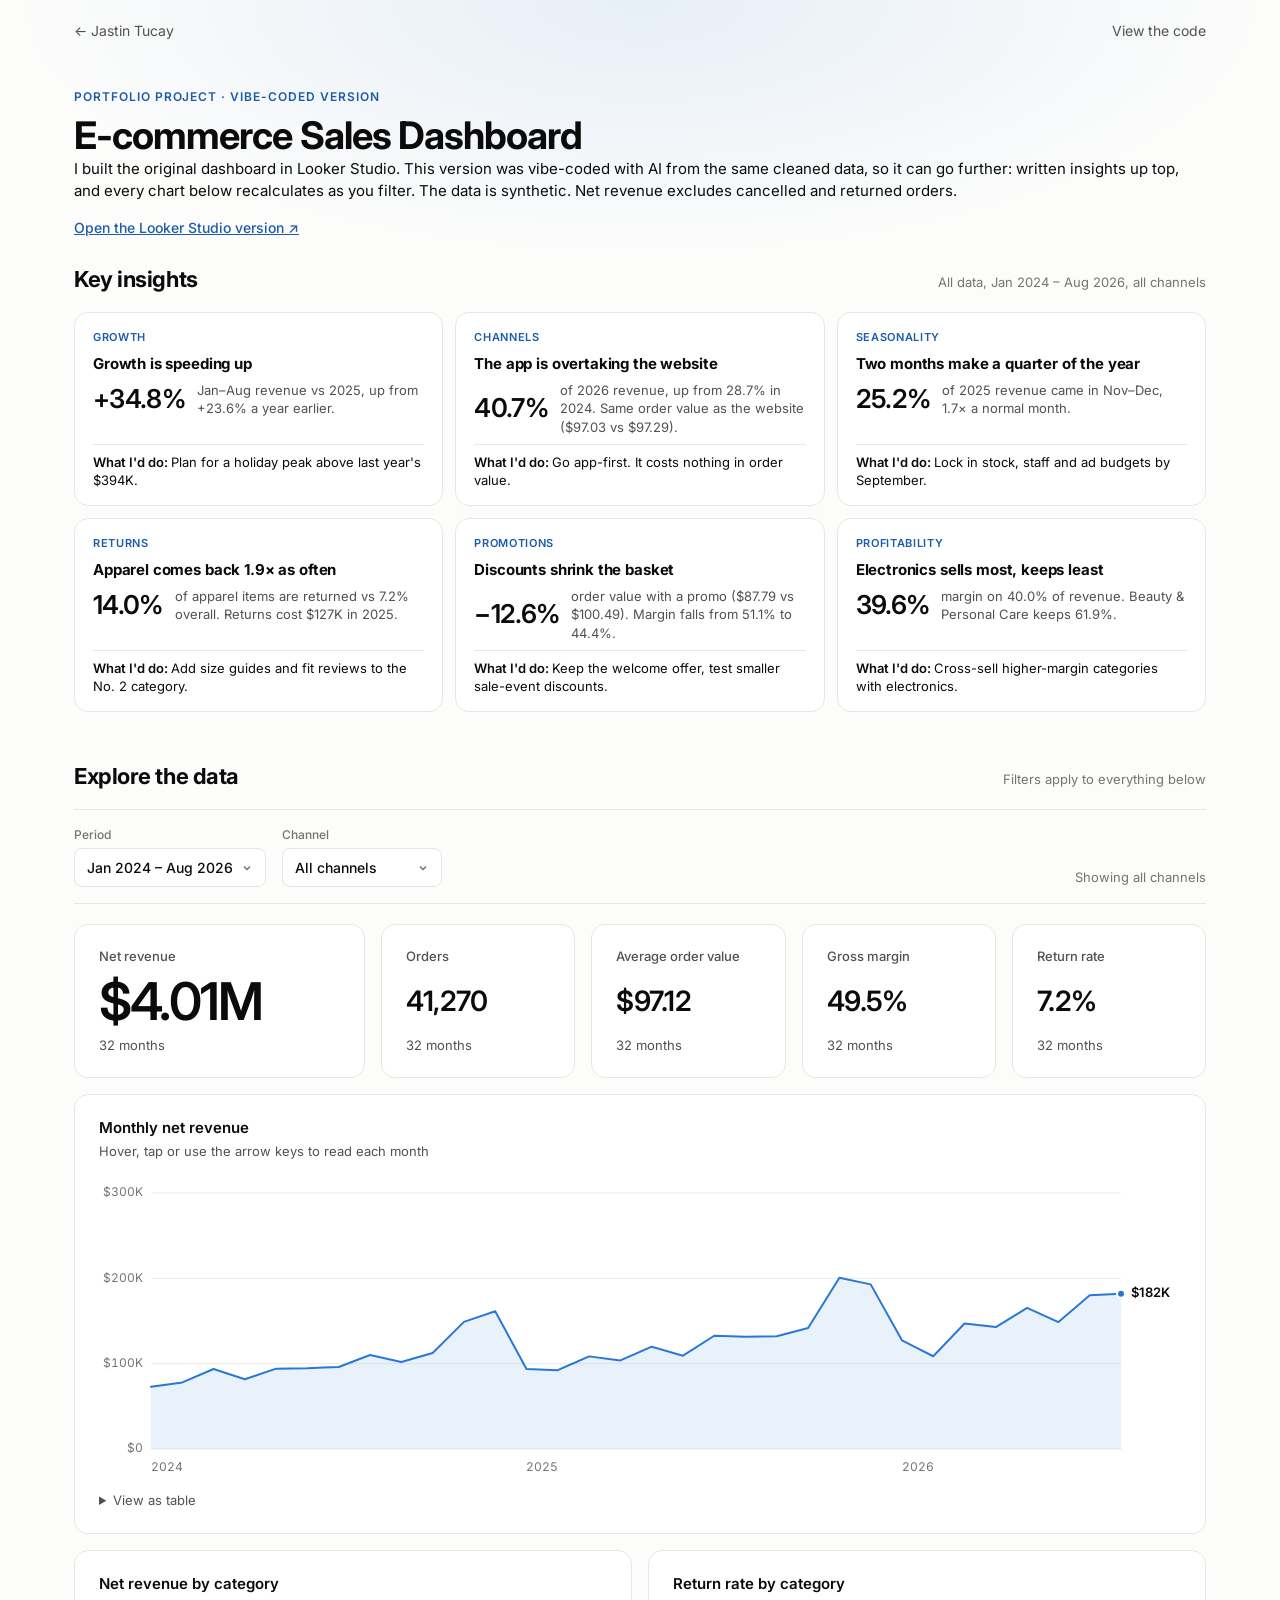
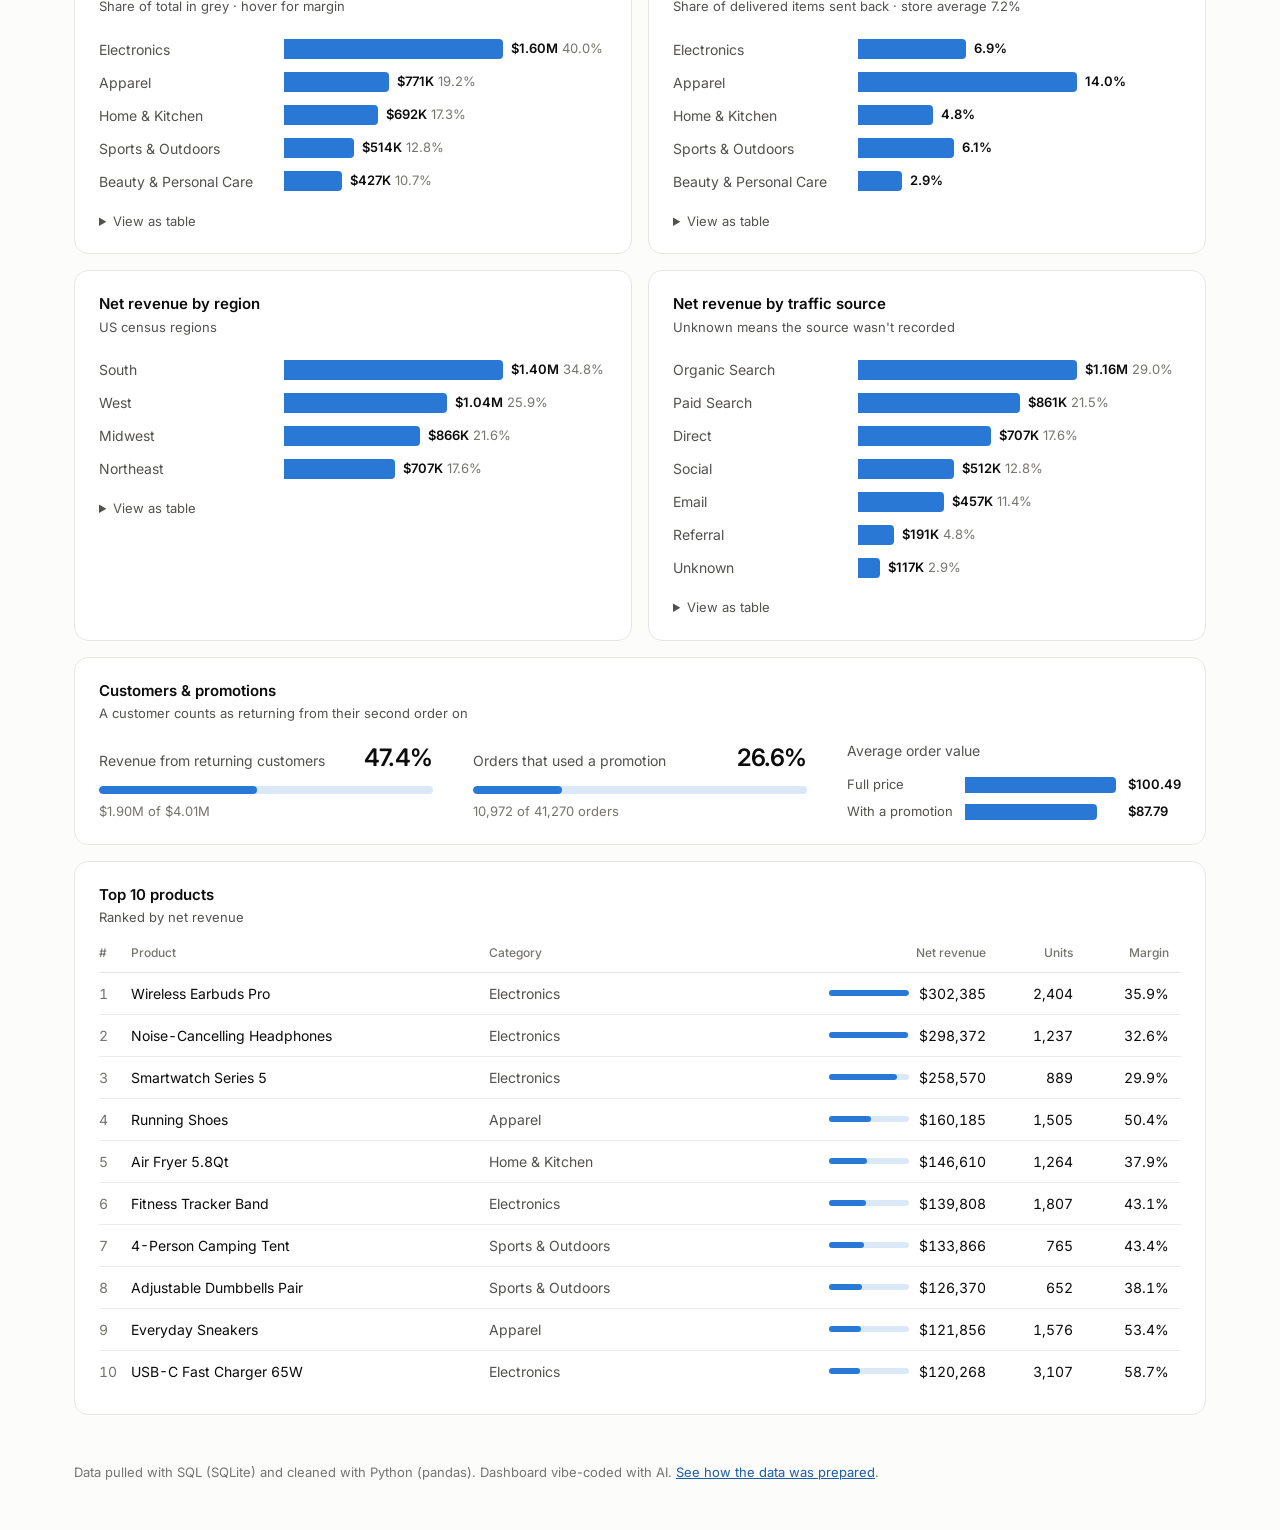
<file: dashboard.html>
<!DOCTYPE html>
<html lang="en">
<head>
  <meta charset="UTF-8">
  <meta name="viewport" content="width=device-width, initial-scale=1.0">
  <title>E-commerce Sales Dashboard | Jastin Tucay</title>
  <meta name="description" content="Interactive sales dashboard built from a SQL and Python data pipeline.">
  <link rel="preconnect" href="https://fonts.googleapis.com">
  <link rel="preconnect" href="https://fonts.gstatic.com" crossorigin>
  <link href="https://fonts.googleapis.com/css2?family=Inter:wght@400;500;600;700&display=swap" rel="stylesheet">
  <style>
    :root {
      color-scheme: light;
      --surface: #fcfcfb;
      --surface-raised: #ffffff;
      --border: #e7e6e2;
      --grid: #ecebe7;
      --text-primary: #0b0b0b;
      --text-secondary: #52514e;
      --text-muted: #75746f;
      --accent: #256abf;
      --accent-text: #1c5cab;
      --series-1: #2a78d6;
      --track: #dbe8f8;
      --good: #0ca30c;
      --bad: #d03b3b;
      --glow: rgb(42 120 214 / 0.10);
      --shadow: 0 1px 2px rgb(0 0 0 / 0.04), 0 8px 24px rgb(0 0 0 / 0.06);
      --ease: cubic-bezier(0.2, 0.7, 0.2, 1);
    }

    @media (prefers-color-scheme: dark) {
      :root {
        color-scheme: dark;
        --surface: #0e1420;
        --surface-raised: #151d2b;
        --border: #243044;
        --grid: #1e2838;
        --text-primary: #f3f5f8;
        --text-secondary: #b4bccb;
        --text-muted: #8390a5;
        --accent-text: #6da7ec;
        --series-1: #3987e5;
        --track: #1f3453;
        --glow: rgb(57 135 229 / 0.18);
        --shadow: 0 1px 2px rgb(0 0 0 / 0.3), 0 12px 32px rgb(0 0 0 / 0.35);
      }
    }

    * { box-sizing: border-box; }

    body {
      margin: 0;
      font-family: "Inter", system-ui, -apple-system, sans-serif;
      font-size: 15px;
      line-height: 1.5;
      color: var(--text-primary);
      background: var(--surface);
      -webkit-font-smoothing: antialiased;
    }

    body::before {
      content: "";
      position: absolute;
      inset: 0 0 auto;
      height: 520px;
      z-index: -1;
      pointer-events: none;
      background: radial-gradient(ellipse 70% 70% at 50% 0%, var(--glow), transparent 70%);
    }

    a { color: var(--accent-text); }

    h1, h2, p { margin: 0; }

    .sr-only {
      position: absolute;
      width: 1px;
      height: 1px;
      overflow: hidden;
      clip: rect(0 0 0 0);
      white-space: nowrap;
    }

    .container {
      max-width: 1180px;
      margin: 0 auto;
      padding: 0 24px;
    }

    .topbar {
      display: flex;
      justify-content: space-between;
      align-items: center;
      height: 60px;
      font-size: 14px;
    }

    .topbar a {
      color: var(--text-secondary);
      text-decoration: none;
    }

    .topbar a:hover { color: var(--text-primary); }

    .intro { padding: 28px 0 24px; }

    .eyebrow {
      margin-bottom: 8px;
      font-size: 12px;
      font-weight: 600;
      letter-spacing: 0.08em;
      text-transform: uppercase;
      color: var(--accent-text);
    }

    h1 {
      font-size: clamp(28px, 4vw, 38px);
      letter-spacing: -0.025em;
      line-height: 1.15;
    }

    .intro p:last-child {
      margin-top: 8px;
      max-width: 680px;
      color: var(--text-secondary);
    }

    .looker-link {
      display: inline-block;
      margin-top: 14px;
      font-size: 14px;
      font-weight: 500;
    }

    .section-head {
      display: flex;
      flex-wrap: wrap;
      align-items: baseline;
      justify-content: space-between;
      gap: 4px 16px;
      margin-bottom: 16px;
    }

    .section-head h2 {
      font-size: 22px;
      letter-spacing: -0.02em;
    }

    .section-head p {
      font-size: 13px;
      color: var(--text-muted);
    }

    .dashboard-head { margin-top: 48px; }

    /* Insights */

    .insight-grid {
      display: grid;
      grid-template-columns: repeat(3, 1fr);
      gap: 12px;
    }

    .insight.card {
      display: flex;
      flex-direction: column;
      gap: 8px;
      padding: 16px 18px;
    }

    .insight-tag {
      font-size: 11px;
      font-weight: 600;
      letter-spacing: 0.06em;
      text-transform: uppercase;
      color: var(--accent-text);
    }

    .insight h3 {
      margin: 0;
      font-size: 15px;
      line-height: 1.3;
      letter-spacing: -0.01em;
    }

    .insight-stat {
      display: flex;
      align-items: center;
      gap: 12px;
    }

    .insight-stat strong {
      flex: none;
      font-size: 26px;
      font-weight: 600;
      letter-spacing: -0.025em;
      line-height: 1;
    }

    .insight-stat p {
      font-size: 13px;
      line-height: 1.4;
      color: var(--text-secondary);
    }

    .insight-action {
      margin-top: auto;
      padding-top: 8px;
      border-top: 1px solid var(--border);
      font-size: 13px;
      line-height: 1.4;
    }

    .insight-action b { font-weight: 600; }

    /* Filters */

    .filters {
      display: flex;
      flex-wrap: wrap;
      align-items: flex-end;
      gap: 12px 16px;
      padding: 16px 0;
      margin-bottom: 20px;
      border-top: 1px solid var(--border);
      border-bottom: 1px solid var(--border);
    }

    .filters label {
      display: flex;
      flex-direction: column;
      gap: 4px;
      font-size: 12px;
      font-weight: 500;
      color: var(--text-muted);
    }

    .filters select {
      min-width: 160px;
      padding: 8px 32px 8px 12px;
      border: 1px solid var(--border);
      border-radius: 8px;
      background: var(--surface-raised) url("data:image/svg+xml,%3Csvg xmlns='http://www.w3.org/2000/svg' width='12' height='12' fill='none' stroke='%2375746f' stroke-width='1.5'%3E%3Cpath d='m3 4.5 3 3 3-3'/%3E%3C/svg%3E") no-repeat right 12px center;
      color: var(--text-primary);
      font: inherit;
      font-size: 14px;
      appearance: none;
      cursor: pointer;
    }

    .filters select:focus-visible {
      outline: 2px solid var(--accent-text);
      outline-offset: 2px;
    }

    .filter-note {
      margin-left: auto;
      font-size: 13px;
      color: var(--text-muted);
    }

    /* Cards */

    .card {
      position: relative;
      margin: 0;
      padding: 22px 24px;
      border: 1px solid var(--border);
      border-radius: 14px;
      background: var(--surface-raised);
      animation: rise 0.6s var(--ease) both;
      animation-delay: var(--delay, 0ms);
    }

    @keyframes rise {
      from { opacity: 0; transform: translateY(16px); }
    }

    .card-title {
      font-size: 15px;
      font-weight: 600;
    }

    .card-subtitle {
      margin-top: 2px;
      font-size: 13px;
      color: var(--text-secondary);
    }

    .card-head { margin-bottom: 16px; }

    .grid {
      display: grid;
      gap: 16px;
      margin-bottom: 16px;
    }

    .grid-2 { grid-template-columns: repeat(2, 1fr); }

    /* KPI tiles */

    .kpis {
      grid-template-columns: 1.5fr repeat(4, 1fr);
    }

    .tile {
      display: flex;
      flex-direction: column;
      justify-content: space-between;
      gap: 6px;
      min-height: 128px;
    }

    .tile-label {
      font-size: 13px;
      font-weight: 500;
      color: var(--text-secondary);
    }

    .tile-value {
      font-size: 28px;
      font-weight: 600;
      letter-spacing: -0.02em;
      line-height: 1.1;
    }

    .tile-hero .tile-value {
      font-size: 52px;
      letter-spacing: -0.035em;
    }

    .delta {
      font-size: 13px;
      color: var(--text-secondary);
    }

    .delta-icon {
      font-size: 10px;
      margin-right: 2px;
    }

    .delta-icon.good { color: var(--good); }
    .delta-icon.bad { color: var(--bad); }

    /* Line chart */

    .chart {
      position: relative;
      height: 300px;
    }

    .chart svg {
      display: block;
      overflow: visible;
    }

    .chart svg:focus-visible {
      outline: 2px solid var(--accent-text);
      outline-offset: 4px;
      border-radius: 4px;
    }

    .axis-label {
      font-size: 12px;
      fill: var(--text-muted);
      font-variant-numeric: tabular-nums;
    }

    .end-label {
      font-size: 13px;
      font-weight: 600;
      fill: var(--text-primary);
    }

    .tooltip {
      position: absolute;
      top: 0;
      left: 0;
      z-index: 2;
      pointer-events: none;
      padding: 8px 12px;
      border: 1px solid var(--border);
      border-radius: 8px;
      background: var(--surface-raised);
      box-shadow: var(--shadow);
      font-size: 13px;
      white-space: nowrap;
      opacity: 0;
      transition: opacity 0.1s;
    }

    .tooltip.visible { opacity: 1; }

    .tooltip-value {
      display: flex;
      align-items: center;
      gap: 6px;
      font-weight: 600;
      color: var(--text-primary);
    }

    .tooltip-key {
      width: 12px;
      height: 2px;
      border-radius: 1px;
      background: var(--series-1);
    }

    .tooltip-label { color: var(--text-secondary); }

    /* Bar charts */

    .bars { position: relative; }

    .bar-row {
      display: grid;
      grid-template-columns: minmax(96px, 34%) 1fr;
      align-items: center;
      gap: 12px;
      padding: 6px 8px;
      margin: 0 -8px;
      border-radius: 8px;
      cursor: default;
      outline: none;
    }

    .bar-row:hover,
    .bar-row:focus-visible {
      background: var(--grid);
    }

    .bar-row:focus-visible {
      box-shadow: inset 0 0 0 2px var(--accent-text);
    }

    .bar-name {
      font-size: 14px;
      color: var(--text-secondary);
      overflow-wrap: anywhere;
    }

    .bar-track {
      position: relative;
      height: 20px;
      margin-right: 104px;
    }

    .bar {
      position: absolute;
      inset: 0 auto 0 0;
      width: var(--w, 0%);
      background: var(--series-1);
      border-radius: 0 4px 4px 0;
      transition: width 0.6s var(--ease), filter 0.15s;
    }

    .bar-row:hover .bar,
    .bar-row:focus-visible .bar {
      filter: brightness(1.15);
    }

    .bar-value {
      position: absolute;
      top: 50%;
      left: calc(var(--w, 0%) + 8px);
      transform: translateY(-50%);
      font-size: 13px;
      font-weight: 600;
      white-space: nowrap;
      transition: left 0.6s var(--ease);
    }

    .bar-share {
      margin-left: 4px;
      font-weight: 400;
      color: var(--text-muted);
    }

    /* Meters */

    .split-3 {
      display: grid;
      grid-template-columns: repeat(3, 1fr);
      gap: 24px 40px;
    }

    .compare {
      display: grid;
      grid-template-columns: auto 1fr auto;
      align-items: center;
      gap: 8px 12px;
      margin-top: 14px;
      font-size: 13px;
    }

    .compare-label { color: var(--text-secondary); }

    .compare-track {
      position: relative;
      height: 16px;
    }

    .compare-bar {
      position: absolute;
      inset: 0 auto 0 0;
      width: var(--w, 0%);
      border-radius: 0 4px 4px 0;
      background: var(--series-1);
      transition: width 0.6s var(--ease);
    }

    .compare strong { font-weight: 600; }

    .meter-head {
      display: flex;
      justify-content: space-between;
      align-items: baseline;
      gap: 12px;
      font-size: 14px;
      color: var(--text-secondary);
    }

    .meter-head strong {
      font-size: 24px;
      font-weight: 600;
      letter-spacing: -0.02em;
      color: var(--text-primary);
    }

    .meter {
      height: 8px;
      margin: 10px 0 8px;
      border-radius: 4px;
      background: var(--track);
      overflow: hidden;
    }

    .meter span {
      display: block;
      height: 100%;
      width: var(--w, 0%);
      border-radius: 4px;
      background: var(--series-1);
      transition: width 0.6s var(--ease);
    }

    .meter-detail {
      font-size: 13px;
      color: var(--text-muted);
    }

    /* Tables */

    .table-wrap { overflow-x: auto; }

    table {
      width: 100%;
      border-collapse: collapse;
      font-size: 14px;
      font-variant-numeric: tabular-nums;
    }

    th {
      padding: 0 12px 10px 0;
      text-align: left;
      font-size: 12px;
      font-weight: 500;
      color: var(--text-muted);
      border-bottom: 1px solid var(--border);
    }

    td {
      padding: 10px 12px 10px 0;
      border-bottom: 1px solid var(--grid);
    }

    tbody tr:last-child td { border-bottom: 0; }

    tbody tr:hover td { background: var(--grid); }

    .num { text-align: right; }

    .rank {
      width: 32px;
      color: var(--text-muted);
    }

    .muted { color: var(--text-secondary); }

    .rev-cell {
      display: flex;
      align-items: center;
      justify-content: flex-end;
      gap: 10px;
    }

    .cell-bar {
      width: 80px;
      height: 6px;
      border-radius: 3px;
      background: var(--track);
      overflow: hidden;
    }

    .cell-bar span {
      display: block;
      height: 100%;
      width: var(--w);
      border-radius: 0 3px 3px 0;
      background: var(--series-1);
      transition: width 0.6s var(--ease);
    }

    .table-view {
      margin-top: 14px;
      font-size: 13px;
    }

    .table-view summary {
      cursor: pointer;
      color: var(--text-secondary);
    }

    .table-view table {
      width: auto;
      margin-top: 10px;
      font-size: 13px;
    }

    .table-view td { padding: 4px 24px 4px 0; }

    .table-view td:last-child { text-align: right; }

    footer {
      padding: 32px 0 48px;
      font-size: 13px;
      color: var(--text-muted);
    }

    @media (max-width: 960px) {
      .kpis { grid-template-columns: repeat(2, 1fr); }
      .tile-hero { grid-column: 1 / -1; }
      .insight-grid { grid-template-columns: repeat(2, 1fr); }
    }

    @media (max-width: 760px) {
      .grid-2,
      .split-3 { grid-template-columns: 1fr; }
      .insight-grid {
        grid-template-columns: none;
        grid-auto-flow: column;
        grid-auto-columns: 84%;
        overflow-x: auto;
        scroll-snap-type: x mandatory;
        padding-bottom: 6px;
      }
      .insight { scroll-snap-align: start; }
      .filter-note { margin-left: 0; width: 100%; }
      .card { padding: 18px; }
      .tile-hero .tile-value { font-size: 44px; }
      .hide-sm { display: none; }
      .cell-bar { display: none; }
    }

    @media (prefers-reduced-motion: reduce) {
      .card { animation: none; }
      .bar, .bar-value, .meter span, .cell-bar span, .compare-bar { transition: none; }
    }
  </style>
</head>
<body>
  <div class="container">
    <header class="topbar">
      <a href="index.html">← Jastin Tucay</a>
      <a href="https://github.com/pantinpo/BI_Portfolio" target="_blank" rel="noopener">View the code</a>
    </header>

    <div class="intro">
      <p class="eyebrow">Portfolio project · Vibe-coded version</p>
      <h1>E-commerce Sales Dashboard</h1>
      <p>
        I built the original dashboard in Looker Studio. This version was vibe-coded with AI from the
        same cleaned data, so it can go further: written insights up top, and every chart below
        recalculates as you filter. The data is synthetic. Net revenue excludes cancelled and returned orders.
      </p>
      <!-- TODO: replace LOOKER_STUDIO_URL with the share link -->
      <a href="https://datastudio.google.com/s/hpoM13OvEf8" class="looker-link" target="_blank" rel="noopener">Open the Looker Studio version ↗</a>
    </div>

    <section class="insights" aria-labelledby="insights-title">
      <div class="section-head">
        <h2 id="insights-title">Key insights</h2>
        <p>All data, Jan 2024 – Aug 2026, all channels</p>
      </div>
      <div class="insight-grid" id="insights" tabindex="0" aria-label="Key insights"></div>
    </section>

    <div class="section-head dashboard-head">
      <h2>Explore the data</h2>
      <p>Filters apply to everything below</p>
    </div>

    <div class="filters" role="group" aria-label="Filters">
      <label>Period
        <select id="filter-year">
          <option value="all">Jan 2024 – Aug 2026</option>
          <option value="2024">2024</option>
          <option value="2025">2025</option>
          <option value="2026">2026 (Jan – Aug)</option>
        </select>
      </label>
      <label>Channel
        <select id="filter-channel">
          <option value="all">All channels</option>
          <option value="0">Website</option>
          <option value="1">Mobile App</option>
          <option value="2">Marketplace</option>
        </select>
      </label>
      <p class="filter-note" id="filter-note" aria-live="polite"></p>
    </div>

    <main>
      <section class="grid kpis" aria-label="Key figures">
        <div class="card tile tile-hero">
          <p class="tile-label">Net revenue</p>
          <p class="tile-value" data-kpi="revenue"></p>
          <p class="delta" data-delta="revenue"></p>
        </div>
        <div class="card tile" style="--delay: 60ms">
          <p class="tile-label">Orders</p>
          <p class="tile-value" data-kpi="orders"></p>
          <p class="delta" data-delta="orders"></p>
        </div>
        <div class="card tile" style="--delay: 120ms">
          <p class="tile-label">Average order value</p>
          <p class="tile-value" data-kpi="aov"></p>
          <p class="delta" data-delta="aov"></p>
        </div>
        <div class="card tile" style="--delay: 180ms">
          <p class="tile-label">Gross margin</p>
          <p class="tile-value" data-kpi="margin"></p>
          <p class="delta" data-delta="margin"></p>
        </div>
        <div class="card tile" style="--delay: 240ms">
          <p class="tile-label">Return rate</p>
          <p class="tile-value" data-kpi="returns"></p>
          <p class="delta" data-delta="returns"></p>
        </div>
      </section>

      <div class="grid">
        <figure class="card" style="--delay: 300ms">
          <figcaption class="card-head">
            <p class="card-title">Monthly net revenue</p>
            <p class="card-subtitle">Hover, tap or use the arrow keys to read each month</p>
          </figcaption>
          <div class="chart" id="trend-chart"></div>
          <p class="sr-only" id="trend-live" aria-live="polite"></p>
          <details class="table-view">
            <summary>View as table</summary>
            <table>
              <thead><tr><th scope="col">Month</th><th scope="col">Net revenue</th></tr></thead>
              <tbody id="trend-table"></tbody>
            </table>
          </details>
        </figure>
      </div>

      <div class="grid grid-2">
        <figure class="card" style="--delay: 360ms">
          <figcaption class="card-head">
            <p class="card-title">Net revenue by category</p>
            <p class="card-subtitle">Share of total in grey · hover for margin</p>
          </figcaption>
          <div class="bars" id="category-chart"></div>
          <details class="table-view">
            <summary>View as table</summary>
            <table>
              <thead><tr><th scope="col">Category</th><th scope="col">Net revenue</th><th scope="col">Margin</th></tr></thead>
              <tbody id="category-table"></tbody>
            </table>
          </details>
        </figure>
        <figure class="card" style="--delay: 420ms">
          <figcaption class="card-head">
            <p class="card-title">Return rate by category</p>
            <p class="card-subtitle" id="returns-average">Share of delivered items sent back</p>
          </figcaption>
          <div class="bars" id="returns-chart"></div>
          <details class="table-view">
            <summary>View as table</summary>
            <table>
              <thead><tr><th scope="col">Category</th><th scope="col">Return rate</th></tr></thead>
              <tbody id="returns-table"></tbody>
            </table>
          </details>
        </figure>
      </div>

      <div class="grid grid-2">
        <figure class="card" style="--delay: 480ms">
          <figcaption class="card-head">
            <p class="card-title">Net revenue by region</p>
            <p class="card-subtitle">US census regions</p>
          </figcaption>
          <div class="bars" id="region-chart"></div>
          <details class="table-view">
            <summary>View as table</summary>
            <table><tbody id="region-table"></tbody></table>
          </details>
        </figure>
        <figure class="card" style="--delay: 540ms">
          <figcaption class="card-head">
            <p class="card-title">Net revenue by traffic source</p>
            <p class="card-subtitle">Unknown means the source wasn't recorded</p>
          </figcaption>
          <div class="bars" id="source-chart"></div>
          <details class="table-view">
            <summary>View as table</summary>
            <table><tbody id="source-table"></tbody></table>
          </details>
        </figure>
      </div>

      <div class="grid">
        <section class="card" style="--delay: 600ms" aria-labelledby="customers-title">
          <div class="card-head">
            <p class="card-title" id="customers-title">Customers & promotions</p>
            <p class="card-subtitle">A customer counts as returning from their second order on</p>
          </div>
          <div class="split-3">
            <div class="meter-block">
              <div class="meter-head"><span>Revenue from returning customers</span><strong id="returning-share"></strong></div>
              <div class="meter" aria-hidden="true"><span id="returning-meter"></span></div>
              <p class="meter-detail" id="returning-detail"></p>
            </div>
            <div class="meter-block">
              <div class="meter-head"><span>Orders that used a promotion</span><strong id="promo-share"></strong></div>
              <div class="meter" aria-hidden="true"><span id="promo-meter"></span></div>
              <p class="meter-detail" id="promo-detail"></p>
            </div>
            <div class="meter-block">
              <div class="meter-head"><span>Average order value</span></div>
              <div class="compare">
                <span class="compare-label">Full price</span>
                <span class="compare-track"><span class="compare-bar" id="aov-full-bar"></span></span>
                <strong id="aov-full"></strong>
                <span class="compare-label">With a promotion</span>
                <span class="compare-track"><span class="compare-bar" id="aov-promo-bar"></span></span>
                <strong id="aov-promo"></strong>
              </div>
            </div>
          </div>
        </section>
      </div>

      <div class="grid">
        <section class="card" style="--delay: 660ms" aria-labelledby="products-title">
          <div class="card-head">
            <p class="card-title" id="products-title">Top 10 products</p>
            <p class="card-subtitle">Ranked by net revenue</p>
          </div>
          <div class="table-wrap">
            <table>
              <thead>
                <tr>
                  <th scope="col" class="rank">#</th>
                  <th scope="col">Product</th>
                  <th scope="col" class="hide-sm">Category</th>
                  <th scope="col" class="num">Net revenue</th>
                  <th scope="col" class="num">Units</th>
                  <th scope="col" class="num">Margin</th>
                </tr>
              </thead>
              <tbody id="products-table"></tbody>
            </table>
          </div>
        </section>
      </div>
    </main>

    <footer>
      Data pulled with SQL (SQLite) and cleaned with Python (pandas). Dashboard vibe-coded with AI.
      <a href="https://github.com/pantinpo/BI_Portfolio" target="_blank" rel="noopener">See how the data was prepared</a>.
    </footer>
  </div>

  <script>
    // Pre-aggregated from sales_clean.csv (Jan 2024 – Aug 2026; Sep 2026 is a partial month and left out).
    // base rows: [month, channel, net revenue, profit, orders, returned orders, completed orders,
    //             returning-customer revenue, promo orders, promo revenue, promo profit, returned revenue]
    const DATA = {"months":["2024-01","2024-02","2024-03","2024-04","2024-05","2024-06","2024-07","2024-08","2024-09","2024-10","2024-11","2024-12","2025-01","2025-02","2025-03","2025-04","2025-05","2025-06","2025-07","2025-08","2025-09","2025-10","2025-11","2025-12","2026-01","2026-02","2026-03","2026-04","2026-05","2026-06","2026-07","2026-08"],"channels":["Website","Mobile App","Marketplace"],"base":[[0,0,43782,21849,432,38,459,8026,148,12049,5878,3526],[0,1,17000,8506,183,17,192,3202,72,6740,3134,2313],[0,2,12049,6136,129,11,135,1687,32,2912,1367,1180],[1,0,43736,21915,459,33,483,7471,156,12420,5938,3679],[1,1,21583,10498,205,19,218,5593,71,6312,2973,2897],[1,2,12720,6213,122,9,129,2196,40,3493,1548,615],[2,0,53674,25933,532,44,556,10669,185,17795,7831,4916],[2,1,25478,12562,275,23,288,4620,72,7339,3156,3001],[2,2,14645,6926,143,14,155,2491,57,5568,2402,876],[3,0,46086,23020,490,39,516,8800,147,11777,5740,3828],[3,1,25050,12292,247,13,256,4231,84,8483,3774,1374],[3,2,10641,5495,131,14,144,2237,43,3452,1592,1411],[4,0,53046,26506,592,39,610,13759,182,14088,6604,4752],[4,1,26133,12983,277,16,287,6360,88,7274,3477,2494],[4,2,14970,7417,153,6,158,3437,50,5280,2395,941],[5,0,54278,26688,566,47,600,13062,194,17815,8063,3924],[5,1,25935,12960,281,20,294,6806,84,6870,3262,1918],[5,2,14492,7190,153,10,155,3717,47,3595,1615,737],[6,0,52806,26033,586,49,622,14581,230,18394,8523,5142],[6,1,27026,13366,316,26,334,6302,133,10015,4393,2343],[6,2,16302,7749,168,10,177,3626,63,6096,2509,1101],[7,0,60953,30590,641,41,664,18997,182,16329,7373,3670],[7,1,32041,15761,327,15,338,10688,96,8253,3708,1973],[7,2,17170,8392,169,15,175,4728,56,4651,2132,1318],[8,0,59065,28798,595,41,616,17060,188,17415,7734,4729],[8,1,27225,13646,293,17,308,7205,100,8547,3926,2182],[8,2,15605,7768,169,11,177,4550,51,5046,2205,1030],[9,0,60646,30277,619,48,653,17947,161,16175,7279,4041],[9,1,33162,16482,335,31,355,11917,100,9112,4082,2687],[9,2,18658,9482,195,17,206,4393,53,5528,2348,1541],[10,0,82404,39954,846,69,891,31720,319,25759,11321,6576],[10,1,45239,21430,483,36,505,15858,197,17594,7301,3348],[10,2,21326,10021,217,18,227,6024,87,6990,2945,1462],[11,0,83527,40597,845,80,891,30590,306,26284,11649,7530],[11,1,52429,25518,515,43,541,19291,169,16601,7173,4852],[11,2,25394,12785,270,18,282,10299,80,6196,2968,1632],[12,0,50766,25484,504,48,532,19416,144,12840,5801,4892],[12,1,28607,14024,284,27,302,9874,92,9080,4145,2669],[12,2,14425,7258,135,11,140,5850,42,4036,1895,976],[13,0,52700,25584,511,49,537,19836,148,13598,6026,4400],[13,1,27464,13705,277,25,293,12070,76,6651,3009,3632],[13,2,12265,6114,133,14,143,5233,28,3025,1231,1544],[14,0,57350,27810,586,44,613,24589,143,13794,5999,4267],[14,1,35614,17421,367,32,388,13878,94,9893,4047,3466],[14,2,15574,8215,179,8,184,8402,43,3176,1611,1438],[15,0,56104,27684,551,34,574,30340,105,9169,4094,3748],[15,1,34076,16919,340,38,366,15396,67,5701,2660,2847],[15,2,13661,6724,145,14,152,4832,37,3112,1363,1010],[16,0,58547,28565,611,49,643,27362,155,14531,6197,5432],[16,1,41532,20624,417,30,438,18243,95,8824,3946,3008],[16,2,19817,9678,205,9,211,9609,56,4800,2179,701],[17,0,54521,27111,549,44,578,25378,134,11688,5448,3973],[17,1,39533,19641,391,33,411,18319,84,7402,3328,2681],[17,2,15273,7634,148,5,152,7540,28,2309,1087,733],[18,0,65098,32210,703,49,731,30895,220,18586,8268,5481],[18,1,42916,20684,471,35,493,22493,158,12574,5334,3808],[18,2,24719,12007,246,26,263,12317,76,6174,2603,2413],[19,0,65438,32353,678,46,706,35051,153,12788,5816,4320],[19,1,47255,23674,491,34,516,24627,107,9290,4061,2790],[19,2,18748,9695,217,13,227,9184,37,2482,1183,1868],[20,0,63262,30742,610,42,638,33629,145,14890,6405,5010],[20,1,48760,23913,488,36,509,24941,104,8822,3895,3773],[20,2,20109,9966,200,17,212,10100,49,3946,1952,2724],[21,0,67668,33451,666,48,698,36890,142,12753,5573,4472],[21,1,54088,27018,560,43,584,31715,108,9747,4114,3825],[21,2,20054,10092,198,24,214,11099,44,3110,1555,2934],[22,0,90277,43956,977,79,1029,49996,372,29175,12535,8993],[22,1,79924,38621,827,65,866,45670,300,25180,10401,6899],[22,2,30452,14333,312,27,328,18607,106,8961,3579,2303],[23,0,87958,44519,949,67,996,49846,254,21575,9560,6702],[23,1,76036,38352,769,51,803,42460,193,15939,7384,5242],[23,2,28922,14152,301,20,318,15233,86,8076,3350,2380],[24,0,55760,27969,558,41,586,32858,127,11683,5198,5214],[24,1,53049,26376,489,39,519,30999,96,8918,4104,4834],[24,2,18517,9292,177,14,186,11790,30,2470,1084,1606],[25,0,47477,24321,490,43,521,27227,86,7397,3551,4679],[25,1,44756,23007,464,41,495,27881,84,6678,3245,4368],[25,2,16445,8150,158,12,165,10624,33,3368,1557,1722],[26,0,66059,33426,666,60,705,43577,121,10771,4839,7031],[26,1,56537,28274,568,53,600,36127,114,11490,5056,5391],[26,2,24503,12332,262,9,270,15527,54,5179,2308,1024],[27,0,64404,31812,641,55,682,38855,125,11968,5279,5531],[27,1,54708,27475,580,42,608,34501,107,8889,4056,4560],[27,2,23754,12002,246,20,264,16877,49,4053,1862,2536],[28,0,77697,38992,837,67,877,53799,153,12554,5467,6867],[28,1,63018,31997,710,40,737,42262,122,9433,4389,4904],[28,2,24723,12261,250,14,258,17109,49,4912,2066,1432],[29,0,64138,31986,624,51,659,44209,102,8607,3882,4727],[29,1,60269,30502,642,34,664,39031,105,9501,4257,3616],[29,2,24334,11945,229,13,237,16755,28,3325,1406,1774],[30,0,77013,37107,798,47,825,46164,228,21470,8670,5307],[30,1,77107,37540,795,60,830,50565,216,19705,8362,5681],[30,2,26025,12825,276,17,288,19196,67,4826,2173,2040],[31,0,76907,38458,775,48,808,48689,136,13459,5709,5676],[31,1,79344,39758,792,49,817,53098,135,11818,5254,4852],[31,2,25669,12825,288,22,302,17323,57,4855,2120,2311]],"categories":["Electronics","Apparel","Home & Kitchen","Sports & Outdoors","Beauty & Personal Care"],"category":[[0,0,1,11781,6783],[0,0,4,3114,1833],[0,0,0,16969,6821],[0,0,2,6571,3474],[0,0,3,5346,2938],[0,1,1,4156,2412],[0,1,4,1237,703],[0,1,0,5988,2383],[0,1,2,2960,1624],[0,1,3,2660,1385],[0,2,1,3020,1771],[0,2,4,1050,603],[0,2,0,4211,1731],[0,2,2,2016,1059],[0,2,3,1753,972],[1,0,1,11151,6511],[1,0,4,4043,2345],[1,0,0,17092,7063],[1,0,2,6829,3760],[1,0,3,4621,2237],[1,1,1,4923,2791],[1,1,4,1650,968],[1,1,0,8878,3500],[1,1,2,3775,2044],[1,1,3,2357,1194],[1,2,1,3218,1894],[1,2,4,1288,700],[1,2,0,5010,1915],[1,2,2,1967,1075],[1,2,3,1236,629],[2,0,1,9026,5219],[2,0,4,6047,3636],[2,0,0,22302,8570],[2,0,2,10018,5330],[2,0,3,6281,3176],[2,1,1,4562,2706],[2,1,4,3474,2133],[2,1,0,12214,4838],[2,1,2,3230,1736],[2,1,3,1998,1149],[2,2,1,2500,1462],[2,2,4,1252,737],[2,2,0,6383,2469],[2,2,2,2558,1308],[2,2,3,1952,951],[3,0,1,8701,5012],[3,0,4,5596,3443],[3,0,0,18847,7660],[3,0,2,8158,4428],[3,0,3,4785,2477],[3,1,1,4862,2791],[3,1,4,2859,1660],[3,1,0,10418,4177],[3,1,2,4204,2243],[3,1,3,2707,1421],[3,2,1,2373,1397],[3,2,4,1082,709],[3,2,0,3622,1527],[3,2,2,1716,902],[3,2,3,1849,959],[4,0,1,8320,4863],[4,0,4,6509,4135],[4,0,0,20936,8519],[4,0,2,10034,5269],[4,0,3,7246,3719],[4,1,1,3815,2312],[4,1,4,3447,2203],[4,1,0,10706,4066],[4,1,2,4932,2698],[4,1,3,3233,1704],[4,2,1,2551,1484],[4,2,4,1399,914],[4,2,0,5238,2067],[4,2,2,3239,1652],[4,2,3,2543,1299],[5,0,1,7804,4515],[5,0,4,5903,3700],[5,0,0,21855,8634],[5,0,2,8327,4484],[5,0,3,10389,5355],[5,1,1,3126,1784],[5,1,4,3032,2021],[5,1,0,9754,3982],[5,1,2,4761,2484],[5,1,3,5261,2688],[5,2,1,910,540],[5,2,4,2324,1497],[5,2,0,6030,2340],[5,2,2,2790,1570],[5,2,3,2438,1242],[6,0,1,7893,4501],[6,0,4,6933,4347],[6,0,0,18939,7521],[6,0,2,7900,4278],[6,0,3,11141,5386],[6,1,1,4142,2371],[6,1,4,3542,2275],[6,1,0,8928,3416],[6,1,2,4452,2362],[6,1,3,5962,2941],[6,2,1,2603,1519],[6,2,4,1703,1123],[6,2,0,6131,2332],[6,2,2,2437,1230],[6,2,3,3428,1546],[7,0,1,9252,5419],[7,0,4,7746,4914],[7,0,0,22568,8966],[7,0,2,11751,6246],[7,0,3,9636,5045],[7,1,1,3526,2048],[7,1,4,4591,2893],[7,1,0,12635,5029],[7,1,2,5196,2804],[7,1,3,6093,2987],[7,2,1,2475,1444],[7,2,4,2580,1597],[7,2,0,7081,2739],[7,2,2,2291,1222],[7,2,3,2743,1389],[8,0,1,10176,5850],[8,0,4,7284,4450],[8,0,0,24009,9343],[8,0,2,11623,6163],[8,0,3,5975,2992],[8,1,1,5467,3230],[8,1,4,2965,1756],[8,1,0,10366,4267],[8,1,2,4733,2590],[8,1,3,3694,1802],[8,2,1,3282,1982],[8,2,4,1749,1047],[8,2,0,6393,2469],[8,2,2,2727,1427],[8,2,3,1454,843],[9,0,1,12710,7545],[9,0,4,6059,3631],[9,0,0,24924,10074],[9,0,2,11097,5908],[9,0,3,5856,3118],[9,1,1,8121,4723],[9,1,4,3733,2200],[9,1,0,12902,5182],[9,1,2,5356,2843],[9,1,3,3050,1534],[9,2,1,4855,2847],[9,2,4,2174,1296],[9,2,0,6756,2673],[9,2,2,2942,1668],[9,2,3,1931,998],[10,0,1,19761,11350],[10,0,4,7952,4788],[10,0,0,34026,13105],[10,0,2,14350,7438],[10,0,3,6315,3272],[10,1,1,10720,6215],[10,1,4,4248,2411],[10,1,0,19447,7319],[10,1,2,6393,3390],[10,1,3,4431,2096],[10,2,1,5253,3009],[10,2,4,1863,1201],[10,2,0,9266,3346],[10,2,2,4037,1999],[10,2,3,906,467],[11,0,1,21667,12681],[11,0,4,5824,3570],[11,0,0,34755,13344],[11,0,2,15112,7652],[11,0,3,6169,3351],[11,1,1,14943,8738],[11,1,4,4282,2503],[11,1,0,22797,8641],[11,1,2,7421,4010],[11,1,3,2986,1625],[11,2,1,6336,3710],[11,2,4,2368,1462],[11,2,0,9541,3774],[11,2,2,4667,2539],[11,2,3,2483,1300],[12,0,1,12493,7367],[12,0,4,3533,2209],[12,0,0,18581,7272],[12,0,2,9321,5057],[12,0,3,6838,3579],[12,1,1,6716,3914],[12,1,4,1867,1107],[12,1,0,11537,4522],[12,1,2,4768,2449],[12,1,3,3720,2032],[12,2,1,4691,2702],[12,2,4,1404,781],[12,2,0,4896,1953],[12,2,2,2021,1062],[12,2,3,1414,760],[13,0,1,12276,7070],[13,0,4,4186,2434],[13,0,0,22032,8675],[13,0,2,8296,4308],[13,0,3,5909,3097],[13,1,1,6247,3696],[13,1,4,1908,1127],[13,1,0,11018,4349],[13,1,2,5343,2954],[13,1,3,2948,1578],[13,2,1,2842,1688],[13,2,4,1011,619],[13,2,0,5272,2122],[13,2,2,2085,1163],[13,2,3,1055,521],[14,0,1,10544,6139],[14,0,4,4264,2729],[14,0,0,24046,9429],[14,0,2,11233,5919],[14,0,3,7264,3594],[14,1,1,7478,4308],[14,1,4,3826,2322],[14,1,0,14198,5649],[14,1,2,5467,2924],[14,1,3,4644,2219],[14,2,1,3741,2192],[14,2,4,2040,1283],[14,2,0,5124,2216],[14,2,2,3097,1665],[14,2,3,1571,858],[15,0,1,8362,4863],[15,0,4,6174,3747],[15,0,0,23636,9401],[15,0,2,11408,6145],[15,0,3,6524,3528],[15,1,1,5162,2969],[15,1,4,3398,2108],[15,1,0,13927,5820],[15,1,2,6560,3531],[15,1,3,5029,2490],[15,2,1,3084,1822],[15,2,4,1289,819],[15,2,0,6275,2430],[15,2,2,2083,1112],[15,2,3,930,541],[16,0,1,7921,4646],[16,0,4,6590,4199],[16,0,0,24392,9654],[16,0,2,10081,5259],[16,0,3,9564,4807],[16,1,1,6733,3904],[16,1,4,4525,2902],[16,1,0,16285,6306],[16,1,2,7687,4274],[16,1,3,6303,3238],[16,2,1,2856,1672],[16,2,4,2416,1600],[16,2,0,8645,3222],[16,2,2,3577,1943],[16,2,3,2323,1241],[17,0,1,7710,4512],[17,0,4,6904,4403],[17,0,0,20006,7879],[17,0,2,8985,4847],[17,0,3,10916,5470],[17,1,1,6541,3772],[17,1,4,3426,2323],[17,1,0,15200,6159],[17,1,2,7116,3792],[17,1,3,7250,3594],[17,2,1,1938,1147],[17,2,4,2073,1265],[17,2,0,5940,2387],[17,2,2,3020,1636],[17,2,3,2302,1200],[18,0,1,10411,6081],[18,0,4,8800,5448],[18,0,0,24060,9400],[18,0,2,9720,5234],[18,0,3,12106,6046],[18,1,1,5417,3101],[18,1,4,5114,3199],[18,1,0,16989,6503],[18,1,2,7015,3737],[18,1,3,8381,4144],[18,2,1,3150,1782],[18,2,4,3349,2138],[18,2,0,9950,3822],[18,2,2,4542,2407],[18,2,3,3728,1857],[19,0,1,9807,5747],[19,0,4,7393,4768],[19,0,0,26159,10336],[19,0,2,11362,6127],[19,0,3,10718,5374],[19,1,1,6695,3994],[19,1,4,5281,3368],[19,1,0,19812,8140],[19,1,2,9138,4971],[19,1,3,6329,3200],[19,2,1,2693,1583],[19,2,4,2509,1671],[19,2,0,7292,3042],[19,2,2,3230,1815],[19,2,3,3024,1585],[20,0,1,9991,5936],[20,0,4,7090,4268],[20,0,0,27035,10447],[20,0,2,11760,6203],[20,0,3,7386,3887],[20,1,1,7558,4472],[20,1,4,5125,3112],[20,1,0,22433,8993],[20,1,2,8737,4745],[20,1,3,4907,2591],[20,2,1,3397,1976],[20,2,4,2245,1439],[20,2,0,8502,3391],[20,2,2,4712,2503],[20,2,3,1253,658],[21,0,1,14003,8285],[21,0,4,6395,3837],[21,0,0,27527,10830],[21,0,2,12828,7018],[21,0,3,6915,3482],[21,1,1,11196,6708],[21,1,4,6172,3606],[21,1,0,21393,8585],[21,1,2,10424,5564],[21,1,3,4903,2556],[21,2,1,4080,2368],[21,2,4,2610,1573],[21,2,0,7930,3262],[21,2,2,3374,1910],[21,2,3,2060,979],[22,0,1,22173,12869],[22,0,4,8551,5145],[22,0,0,36547,14003],[22,0,2,16030,8329],[22,0,3,6976,3610],[22,1,1,19011,11031],[22,1,4,8705,5057],[22,1,0,32271,12245],[22,1,2,12982,6734],[22,1,3,6955,3555],[22,2,1,6767,3977],[22,2,4,2420,1430],[22,2,0,13614,5085],[22,2,2,5076,2622],[22,2,3,2577,1219],[23,0,1,23928,14177],[23,0,4,8163,4941],[23,0,0,33122,13379],[23,0,2,16607,8866],[23,0,3,6138,3156],[23,1,1,20695,12278],[23,1,4,7041,4141],[23,1,0,28330,11395],[23,1,2,13150,7029],[23,1,3,6820,3510],[23,2,1,8105,4770],[23,2,4,2986,1685],[23,2,0,11583,4436],[23,2,2,4598,2471],[23,2,3,1649,790],[24,0,1,14722,8594],[24,0,4,4440,2707],[24,0,0,20753,8335],[24,0,2,8389,4526],[24,0,3,7456,3806],[24,1,1,14541,8485],[24,1,4,3754,2248],[24,1,0,22001,8787],[24,1,2,7435,4016],[24,1,3,5318,2840],[24,2,1,4362,2601],[24,2,4,1314,833],[24,2,0,7762,3156],[24,2,2,2971,1597],[24,2,3,2107,1105],[25,0,1,12372,7279],[25,0,4,4525,2787],[25,0,0,17293,7110],[25,0,2,7716,4123],[25,0,3,5571,3022],[25,1,1,11550,6837],[25,1,4,4187,2478],[25,1,0,17496,7196],[25,1,2,7580,4263],[25,1,3,3943,2232],[25,2,1,4207,2435],[25,2,4,1129,710],[25,2,0,7224,2897],[25,2,2,2224,1263],[25,2,3,1661,844],[26,0,1,13925,8167],[26,0,4,6451,4007],[26,0,0,27190,11103],[26,0,2,12189,6655],[26,0,3,6304,3494],[26,1,1,10398,6159],[26,1,4,6272,3924],[26,1,0,22094,8979],[26,1,2,9772,5248],[26,1,3,8000,3966],[26,2,1,4705,2783],[26,2,4,2835,1745],[26,2,0,9434,3909],[26,2,2,4544,2441],[26,2,3,2985,1453],[27,0,1,9314,5525],[27,0,4,7927,4861],[27,0,0,28372,11292],[27,0,2,12076,6527],[27,0,3,6715,3608],[27,1,1,9719,5759],[27,1,4,5332,3260],[27,1,0,21704,8704],[27,1,2,11192,5989],[27,1,3,6762,3762],[27,2,1,4860,2897],[27,2,4,2482,1503],[27,2,0,9416,3826],[27,2,2,4135,2270],[27,2,3,2861,1505],[28,0,1,11609,6920],[28,0,4,8798,5714],[28,0,0,32075,13047],[28,0,2,11748,6475],[28,0,3,13468,6837],[28,1,1,9154,5428],[28,1,4,8051,5230],[28,1,0,24593,10070],[28,1,2,11186,6184],[28,1,3,10033,5083],[28,2,1,3596,2127],[28,2,4,2950,1786],[28,2,0,10337,4176],[28,2,2,4284,2345],[28,2,3,3557,1825],[29,0,1,9251,5323],[29,0,4,8292,5208],[29,0,0,23069,9352],[29,0,2,11465,6050],[29,0,3,12061,6053],[29,1,1,8633,5078],[29,1,4,7271,4794],[29,1,0,22256,9005],[29,1,2,11878,6440],[29,1,3,10231,5186],[29,2,1,3340,1902],[29,2,4,2780,1789],[29,2,0,10161,4078],[29,2,2,3738,1991],[29,2,3,4315,2184],[30,0,1,11107,6412],[30,0,4,9526,6130],[30,0,0,32346,12031],[30,0,2,11910,6421],[30,0,3,12125,6113],[30,1,1,10259,5916],[30,1,4,9113,6000],[30,1,0,31500,12014],[30,1,2,12159,6561],[30,1,3,14075,7049],[30,2,1,4386,2690],[30,2,4,3173,2095],[30,2,0,10247,3890],[30,2,2,3184,1656],[30,2,3,5035,2494],[31,0,1,12751,7463],[31,0,4,10119,6278],[31,0,0,29485,11842],[31,0,2,12378,6669],[31,0,3,12174,6206],[31,1,1,11977,7125],[31,1,4,9731,6222],[31,1,0,31913,12972],[31,1,2,13412,7210],[31,1,3,12310,6228],[31,2,1,4346,2509],[31,2,4,3330,2112],[31,2,0,10964,4383],[31,2,2,4225,2309],[31,2,3,2804,1512]],"returns":[[0,0,1,24,186],[0,0,4,2,67],[0,0,0,18,199],[0,0,2,4,130],[0,0,3,8,95],[0,1,1,8,67],[0,1,4,2,29],[0,1,0,9,87],[0,1,2,4,67],[0,1,3,1,42],[0,2,1,6,51],[0,2,4,1,22],[0,2,0,3,52],[0,2,2,3,38],[0,2,3,0,33],[1,0,1,34,202],[1,0,4,4,99],[1,0,0,11,214],[1,0,2,9,147],[1,0,3,3,69],[1,1,1,10,79],[1,1,4,1,41],[1,1,0,8,104],[1,1,2,5,86],[1,1,3,3,35],[1,2,1,4,50],[1,2,4,0,25],[1,2,0,5,52],[1,2,2,0,42],[1,2,3,1,19],[2,0,1,27,169],[2,0,4,3,132],[2,0,0,22,268],[2,0,2,14,200],[2,0,3,4,92],[2,1,1,16,90],[2,1,4,2,80],[2,1,0,12,151],[2,1,2,7,72],[2,1,3,6,39],[2,2,1,5,43],[2,2,4,2,30],[2,2,0,5,76],[2,2,2,1,48],[2,2,3,2,27],[3,0,1,30,165],[3,0,4,3,133],[3,0,0,14,224],[3,0,2,7,175],[3,0,3,1,71],[3,1,1,6,69],[3,1,4,3,66],[3,1,0,4,128],[3,1,2,2,78],[3,1,3,5,44],[3,2,1,9,50],[3,2,4,0,27],[3,2,0,4,50],[3,2,2,4,38],[3,2,3,2,31],[4,0,1,24,156],[4,0,4,4,163],[4,0,0,18,264],[4,0,2,11,199],[4,0,3,11,108],[4,1,1,8,75],[4,1,4,1,84],[4,1,0,12,120],[4,1,2,5,102],[4,1,3,6,57],[4,2,1,8,50],[4,2,4,1,42],[4,2,0,5,75],[4,2,2,1,60],[4,2,3,0,34],[5,0,1,22,151],[5,0,4,4,148],[5,0,0,19,264],[5,0,2,12,174],[5,0,3,8,144],[5,1,1,8,58],[5,1,4,1,84],[5,1,0,14,133],[5,1,2,4,91],[5,1,3,0,69],[5,2,1,4,21],[5,2,4,1,55],[5,2,0,5,70],[5,2,2,1,60],[5,2,3,0,29],[6,0,1,29,166],[6,0,4,5,184],[6,0,0,18,246],[6,0,2,9,177],[6,0,3,15,150],[6,1,1,10,77],[6,1,4,2,102],[6,1,0,11,122],[6,1,2,5,95],[6,1,3,9,87],[6,2,1,7,51],[6,2,4,0,47],[6,2,0,4,76],[6,2,2,2,41],[6,2,3,2,38],[7,0,1,20,164],[7,0,4,5,192],[7,0,0,20,273],[7,0,2,7,231],[7,0,3,10,145],[7,1,1,11,65],[7,1,4,4,114],[7,1,0,9,156],[7,1,2,1,108],[7,1,3,3,77],[7,2,1,8,43],[7,2,4,2,58],[7,2,0,6,76],[7,2,2,1,50],[7,2,3,4,40],[8,0,1,24,183],[8,0,4,2,158],[8,0,0,17,283],[8,0,2,13,234],[8,0,3,7,88],[8,1,1,14,97],[8,1,4,2,69],[8,1,0,9,141],[8,1,2,2,104],[8,1,3,5,50],[8,2,1,8,69],[8,2,4,0,35],[8,2,0,4,77],[8,2,2,1,50],[8,2,3,1,30],[9,0,1,31,222],[9,0,4,4,132],[9,0,0,17,319],[9,0,2,12,239],[9,0,3,3,97],[9,1,1,19,142],[9,1,4,4,75],[9,1,0,10,154],[9,1,2,6,108],[9,1,3,3,44],[9,2,1,11,78],[9,2,4,1,42],[9,2,0,8,94],[9,2,2,5,76],[9,2,3,0,25],[10,0,1,53,360],[10,0,4,2,185],[10,0,0,22,413],[10,0,2,18,305],[10,0,3,6,111],[10,1,1,22,193],[10,1,4,1,84],[10,1,0,18,251],[10,1,2,8,134],[10,1,3,5,67],[10,2,1,18,96],[10,2,4,1,44],[10,2,0,2,95],[10,2,2,1,76],[10,2,3,1,16],[11,0,1,61,391],[11,0,4,3,139],[11,0,0,30,417],[11,0,2,13,289],[11,0,3,5,112],[11,1,1,33,249],[11,1,4,3,100],[11,1,0,17,265],[11,1,2,8,162],[11,1,3,6,57],[11,2,1,14,109],[11,2,4,2,61],[11,2,0,5,116],[11,2,2,4,94],[11,2,3,1,41],[12,0,1,40,215],[12,0,4,2,87],[12,0,0,9,213],[12,0,2,16,189],[12,0,3,8,113],[12,1,1,17,117],[12,1,4,1,42],[12,1,0,13,135],[12,1,2,3,81],[12,1,3,3,69],[12,2,1,9,66],[12,2,4,1,30],[12,2,0,2,56],[12,2,2,2,44],[12,2,3,3,29],[13,0,1,33,202],[13,0,4,5,99],[13,0,0,15,247],[13,0,2,8,165],[13,0,3,4,89],[13,1,1,20,111],[13,1,4,1,43],[13,1,0,13,130],[13,1,2,1,110],[13,1,3,4,51],[13,2,1,9,54],[13,2,4,1,26],[13,2,0,4,59],[13,2,2,1,43],[13,2,3,2,19],[14,0,1,28,192],[14,0,4,7,117],[14,0,0,19,273],[14,0,2,10,221],[14,0,3,3,96],[14,1,1,21,132],[14,1,4,4,94],[14,1,0,10,173],[14,1,2,7,118],[14,1,3,4,68],[14,2,1,2,59],[14,2,4,0,47],[14,2,0,8,80],[14,2,2,3,65],[14,2,3,1,29],[15,0,1,17,153],[15,0,4,3,136],[15,0,0,12,260],[15,0,2,15,219],[15,0,3,6,98],[15,1,1,20,100],[15,1,4,4,81],[15,1,0,15,186],[15,1,2,4,125],[15,1,3,5,67],[15,2,1,6,56],[15,2,4,0,33],[15,2,0,6,72],[15,2,2,0,39],[15,2,3,5,25],[16,0,1,22,152],[16,0,4,4,174],[16,0,0,24,294],[16,0,2,14,205],[16,0,3,19,140],[16,1,1,20,124],[16,1,4,1,106],[16,1,0,9,182],[16,1,2,11,167],[16,1,3,1,77],[16,2,1,7,55],[16,2,4,3,67],[16,2,0,1,79],[16,2,2,2,75],[16,2,3,2,38],[17,0,1,25,153],[17,0,4,6,178],[17,0,0,11,224],[17,0,2,10,181],[17,0,3,9,135],[17,1,1,13,109],[17,1,4,5,105],[17,1,0,17,183],[17,1,2,6,136],[17,1,3,4,90],[17,2,1,2,37],[17,2,4,0,46],[17,2,0,1,61],[17,2,2,2,59],[17,2,3,2,34],[18,0,1,26,195],[18,0,4,6,222],[18,0,0,26,290],[18,0,2,11,212],[18,0,3,7,176],[18,1,1,20,118],[18,1,4,4,135],[18,1,0,17,205],[18,1,2,10,150],[18,1,3,3,112],[18,2,1,12,62],[18,2,4,3,83],[18,2,0,12,113],[18,2,2,6,88],[18,2,3,4,52],[19,0,1,23,181],[19,0,4,9,200],[19,0,0,14,299],[19,0,2,11,232],[19,0,3,8,133],[19,1,1,19,134],[19,1,4,4,131],[19,1,0,16,247],[19,1,2,5,179],[19,1,3,7,90],[19,2,1,8,53],[19,2,4,1,72],[19,2,0,7,97],[19,2,2,2,69],[19,2,3,4,47],[20,0,1,28,189],[20,0,4,5,164],[20,0,0,21,303],[20,0,2,9,212],[20,0,3,6,106],[20,1,1,24,148],[20,1,4,1,111],[20,1,0,11,249],[20,1,2,9,179],[20,1,3,5,80],[20,2,1,10,57],[20,2,4,3,55],[20,2,0,10,100],[20,2,2,10,86],[20,2,3,1,20],[21,0,1,28,248],[21,0,4,6,137],[21,0,0,16,304],[21,0,2,10,260],[21,0,3,6,97],[21,1,1,20,191],[21,1,4,5,127],[21,1,0,20,253],[21,1,2,10,215],[21,1,3,7,79],[21,2,1,13,70],[21,2,4,2,57],[21,2,0,15,105],[21,2,2,4,85],[21,2,3,1,26],[22,0,1,62,416],[22,0,4,7,198],[22,0,0,44,463],[22,0,2,12,347],[22,0,3,5,119],[22,1,1,40,341],[22,1,4,2,193],[22,1,0,31,409],[22,1,2,16,274],[22,1,3,3,114],[22,2,1,24,130],[22,2,4,3,66],[22,2,0,5,158],[22,2,2,6,105],[22,2,3,1,35],[23,0,1,44,400],[23,0,4,1,187],[23,0,0,31,443],[23,0,2,15,336],[23,0,3,5,107],[23,1,1,35,348],[23,1,4,3,159],[23,1,0,21,337],[23,1,2,8,258],[23,1,3,6,103],[23,2,1,16,139],[23,2,4,4,69],[23,2,0,7,130],[23,2,2,2,92],[23,2,3,1,21],[24,0,1,25,228],[24,0,4,5,108],[24,0,0,28,257],[24,0,2,3,171],[24,0,3,8,118],[24,1,1,30,220],[24,1,4,1,82],[24,1,0,12,242],[24,1,2,10,144],[24,1,3,5,96],[24,2,1,10,79],[24,2,4,1,30],[24,2,0,7,87],[24,2,2,3,60],[24,2,3,4,40],[25,0,1,25,198],[25,0,4,2,101],[25,0,0,21,224],[25,0,2,10,149],[25,0,3,7,99],[25,1,1,31,198],[25,1,4,3,97],[25,1,0,14,212],[25,1,2,5,162],[25,1,3,7,81],[25,2,1,12,71],[25,2,4,0,31],[25,2,0,4,82],[25,2,2,3,51],[25,2,3,3,26],[26,0,1,39,246],[26,0,4,8,143],[26,0,0,30,346],[26,0,2,11,248],[26,0,3,7,113],[26,1,1,26,193],[26,1,4,8,150],[26,1,0,26,269],[26,1,2,10,191],[26,1,3,8,115],[26,2,1,5,88],[26,2,4,0,66],[26,2,0,6,122],[26,2,2,2,91],[26,2,3,3,43],[27,0,1,33,186],[27,0,4,7,191],[27,0,0,31,344],[27,0,2,11,238],[27,0,3,5,104],[27,1,1,26,178],[27,1,4,3,127],[27,1,0,19,261],[27,1,2,10,230],[27,1,3,3,113],[27,2,1,9,89],[27,2,4,2,53],[27,2,0,8,113],[27,2,2,4,86],[27,2,3,9,52],[28,0,1,36,230],[28,0,4,6,225],[28,0,0,28,410],[28,0,2,17,260],[28,0,3,6,177],[28,1,1,21,169],[28,1,4,3,216],[28,1,0,22,310],[28,1,2,10,247],[28,1,3,11,141],[28,2,1,8,65],[28,2,4,3,76],[28,2,0,7,122],[28,2,2,3,84],[28,2,3,3,51],[29,0,1,33,175],[29,0,4,4,201],[29,0,0,15,264],[29,0,2,12,216],[29,0,3,10,147],[29,1,1,18,157],[29,1,4,4,194],[29,1,0,14,261],[29,1,2,10,214],[29,1,3,8,130],[29,2,1,7,57],[29,2,4,4,69],[29,2,0,7,113],[29,2,2,6,73],[29,2,3,3,55],[30,0,1,25,206],[30,0,4,4,242],[30,0,0,19,371],[30,0,2,12,251],[30,0,3,15,171],[30,1,1,31,204],[30,1,4,12,261],[30,1,0,26,360],[30,1,2,10,257],[30,1,3,9,189],[30,2,1,8,83],[30,2,4,3,87],[30,2,0,7,117],[30,2,2,3,70],[30,2,3,2,63],[31,0,1,35,232],[31,0,4,8,236],[31,0,0,22,357],[31,0,2,13,255],[31,0,3,6,160],[31,1,1,22,218],[31,1,4,5,233],[31,1,0,21,376],[31,1,2,14,266],[31,1,3,7,160],[31,2,1,12,79],[31,2,4,4,87],[31,2,0,12,135],[31,2,2,5,89],[31,2,3,4,52]],"regions":["South","West","Midwest","Northeast"],"region":[[0,0,2,8275],[0,0,3,9591],[0,0,0,15147],[0,0,1,10770],[0,1,2,4920],[0,1,3,2875],[0,1,0,5230],[0,1,1,3975],[0,2,2,3513],[0,2,3,2292],[0,2,0,3909],[0,2,1,2335],[1,0,2,7464],[1,0,3,8973],[1,0,0,17125],[1,0,1,10175],[1,1,2,5128],[1,1,3,4281],[1,1,0,5319],[1,1,1,6854],[1,2,2,4160],[1,2,3,2007],[1,2,0,3387],[1,2,1,3166],[2,0,2,12465],[2,0,3,9356],[2,0,0,17531],[2,0,1,14322],[2,1,2,5157],[2,1,3,3576],[2,1,0,9985],[2,1,1,6760],[2,2,2,2956],[2,2,3,2449],[2,2,0,5304],[2,2,1,3936],[3,0,2,8430],[3,0,3,10165],[3,0,0,17308],[3,0,1,10184],[3,1,2,5594],[3,1,3,4307],[3,1,0,9289],[3,1,1,5859],[3,2,2,2093],[3,2,3,2205],[3,2,0,3870],[3,2,1,2474],[4,0,2,11289],[4,0,3,8923],[4,0,0,19494],[4,0,1,13340],[4,1,2,4575],[4,1,3,5453],[4,1,0,9780],[4,1,1,6324],[4,2,2,3292],[4,2,3,2549],[4,2,0,5188],[4,2,1,3940],[5,0,2,11634],[5,0,3,8559],[5,0,0,18391],[5,0,1,15695],[5,1,2,3436],[5,1,3,5505],[5,1,0,10290],[5,1,1,6705],[5,2,2,3415],[5,2,3,2227],[5,2,0,4931],[5,2,1,3920],[6,0,2,11561],[6,0,3,8364],[6,0,0,19529],[6,0,1,13352],[6,1,2,5914],[6,1,3,4602],[6,1,0,10227],[6,1,1,6283],[6,2,2,2744],[6,2,3,3085],[6,2,0,5519],[6,2,1,4955],[7,0,2,13048],[7,0,3,12415],[7,0,0,20511],[7,0,1,14979],[7,1,2,7256],[7,1,3,5838],[7,1,0,12507],[7,1,1,6440],[7,2,2,3581],[7,2,3,2522],[7,2,0,6293],[7,2,1,4774],[8,0,2,15466],[8,0,3,10166],[8,0,0,19633],[8,0,1,13801],[8,1,2,6710],[8,1,3,5290],[8,1,0,8042],[8,1,1,7183],[8,2,2,2507],[8,2,3,3361],[8,2,0,5599],[8,2,1,4138],[9,0,2,13549],[9,0,3,9155],[9,0,0,21629],[9,0,1,16314],[9,1,2,7275],[9,1,3,3974],[9,1,0,13125],[9,1,1,8788],[9,2,2,4624],[9,2,3,4893],[9,2,0,4615],[9,2,1,4525],[10,0,2,18756],[10,0,3,12149],[10,0,0,30365],[10,0,1,21134],[10,1,2,9121],[10,1,3,9015],[10,1,0,17207],[10,1,1,9895],[10,2,2,6540],[10,2,3,3455],[10,2,0,6924],[10,2,1,4406],[11,0,2,18214],[11,0,3,16200],[11,0,0,29747],[11,0,1,19366],[11,1,2,10298],[11,1,3,10033],[11,1,0,18787],[11,1,1,13311],[11,2,2,5800],[11,2,3,4561],[11,2,0,9563],[11,2,1,5470],[12,0,2,11329],[12,0,3,8503],[12,0,0,19975],[12,0,1,10960],[12,1,2,5615],[12,1,3,5416],[12,1,0,9628],[12,1,1,7948],[12,2,2,3068],[12,2,3,2853],[12,2,0,3605],[12,2,1,4899],[13,0,2,11189],[13,0,3,9025],[13,0,0,16601],[13,0,1,15884],[13,1,2,4953],[13,1,3,5836],[13,1,0,9472],[13,1,1,7202],[13,2,2,1744],[13,2,3,2807],[13,2,0,5088],[13,2,1,2626],[14,0,2,12903],[14,0,3,10009],[14,0,0,18337],[14,0,1,16101],[14,1,2,6820],[14,1,3,6177],[14,1,0,11364],[14,1,1,11253],[14,2,2,3468],[14,2,3,3014],[14,2,0,4397],[14,2,1,4695],[15,0,2,13358],[15,0,3,11418],[15,0,0,19130],[15,0,1,12199],[15,1,2,6131],[15,1,3,6762],[15,1,0,11106],[15,1,1,10078],[15,2,2,3308],[15,2,3,2554],[15,2,0,3264],[15,2,1,4536],[16,0,2,12086],[16,0,3,12792],[16,0,0,17943],[16,0,1,15725],[16,1,2,9668],[16,1,3,5659],[16,1,0,15992],[16,1,1,10213],[16,2,2,5078],[16,2,3,4177],[16,2,0,6805],[16,2,1,3757],[17,0,2,10369],[17,0,3,9261],[17,0,0,19023],[17,0,1,15869],[17,1,2,8934],[17,1,3,9915],[17,1,0,11360],[17,1,1,9324],[17,2,2,3576],[17,2,3,1566],[17,2,0,6574],[17,2,1,3556],[18,0,2,13927],[18,0,3,10428],[18,0,0,24399],[18,0,1,16344],[18,1,2,8848],[18,1,3,6710],[18,1,0,13980],[18,1,1,13378],[18,2,2,5935],[18,2,3,3679],[18,2,0,6580],[18,2,1,8525],[19,0,2,14811],[19,0,3,10088],[19,0,0,22903],[19,0,1,17637],[19,1,2,10632],[19,1,3,9455],[19,1,0,15095],[19,1,1,12073],[19,2,2,5011],[19,2,3,3816],[19,2,0,6686],[19,2,1,3235],[20,0,2,12018],[20,0,3,12222],[20,0,0,22945],[20,0,1,16077],[20,1,2,9987],[20,1,3,7565],[20,1,0,19587],[20,1,1,11621],[20,2,2,4943],[20,2,3,2979],[20,2,0,6896],[20,2,1,5292],[21,0,2,16070],[21,0,3,10608],[21,0,0,25566],[21,0,1,15424],[21,1,2,11119],[21,1,3,8456],[21,1,0,19273],[21,1,1,15241],[21,2,2,3190],[21,2,3,3680],[21,2,0,7372],[21,2,1,5811],[22,0,2,21868],[22,0,3,12833],[22,0,0,30835],[22,0,1,24741],[22,1,2,15609],[22,1,3,13472],[22,1,0,29503],[22,1,1,21340],[22,2,2,7306],[22,2,3,5691],[22,2,0,9895],[22,2,1,7561],[23,0,2,20521],[23,0,3,14046],[23,0,0,31707],[23,0,1,21684],[23,1,2,18244],[23,1,3,12519],[23,1,0,28140],[23,1,1,17133],[23,2,2,7834],[23,2,3,4587],[23,2,0,10925],[23,2,1,5576],[24,0,2,10744],[24,0,3,10602],[24,0,0,19158],[24,0,1,15255],[24,1,2,11130],[24,1,3,9300],[24,1,0,17739],[24,1,1,14879],[24,2,2,3079],[24,2,3,2838],[24,2,0,7148],[24,2,1,5453],[25,0,2,10343],[25,0,3,6958],[25,0,0,15588],[25,0,1,14589],[25,1,2,6606],[25,1,3,8284],[25,1,0,18107],[25,1,1,11760],[25,2,2,4020],[25,2,3,1233],[25,2,0,7166],[25,2,1,4025],[26,0,2,15259],[26,0,3,10083],[26,0,0,21926],[26,0,1,18791],[26,1,2,11955],[26,1,3,9432],[26,1,0,20508],[26,1,1,14641],[26,2,2,5431],[26,2,3,2873],[26,2,0,9501],[26,2,1,6699],[27,0,2,16252],[27,0,3,10111],[27,0,0,20457],[27,0,1,17584],[27,1,2,11740],[27,1,3,9813],[27,1,0,17764],[27,1,1,15391],[27,2,2,5536],[27,2,3,3901],[27,2,0,7661],[27,2,1,6656],[28,0,2,15123],[28,0,3,13414],[28,0,0,27396],[28,0,1,21764],[28,1,2,12671],[28,1,3,11891],[28,1,0,23227],[28,1,1,15229],[28,2,2,4670],[28,2,3,4384],[28,2,0,8482],[28,2,1,7188],[29,0,2,11935],[29,0,3,12961],[29,0,0,24199],[29,0,1,15043],[29,1,2,14220],[29,1,3,10147],[29,1,0,19948],[29,1,1,15954],[29,2,2,5647],[29,2,3,4862],[29,2,0,7817],[29,2,1,6009],[30,0,2,14887],[30,0,3,15452],[30,0,0,27295],[30,0,1,19380],[30,1,2,15798],[30,1,3,15454],[30,1,0,27219],[30,1,1,18635],[30,2,2,5790],[30,2,3,4697],[30,2,0,8718],[30,2,1,6820],[31,0,2,17194],[31,0,3,12216],[31,0,0,25044],[31,0,1,22453],[31,1,2,16109],[31,1,3,16381],[31,1,0,24938],[31,1,1,21916],[31,2,2,7226],[31,2,3,4988],[31,2,0,6013],[31,2,1,7441]],"sources":["Organic Search","Paid Search","Direct","Social","Email","Referral","Unknown"],"source":[[0,0,2,6234],[0,0,4,5509],[0,0,0,12992],[0,0,1,9709],[0,0,5,3352],[0,0,3,4569],[0,0,6,1417],[0,1,2,3350],[0,1,4,2474],[0,1,0,5088],[0,1,1,3887],[0,1,5,225],[0,1,3,1332],[0,1,6,644],[0,2,2,2482],[0,2,4,1062],[0,2,0,3947],[0,2,1,1571],[0,2,5,615],[0,2,3,2062],[0,2,6,310],[1,0,2,6271],[1,0,4,4459],[1,0,0,13491],[1,0,1,9882],[1,0,5,2659],[1,0,3,5497],[1,0,6,1477],[1,1,2,4756],[1,1,4,3168],[1,1,0,5734],[1,1,1,4338],[1,1,5,539],[1,1,3,2352],[1,1,6,695],[1,2,2,2404],[1,2,4,1572],[1,2,0,4781],[1,2,1,2771],[1,2,5,75],[1,2,3,1019],[1,2,6,99],[2,0,2,8761],[2,0,4,6108],[2,0,0,15238],[2,0,1,10831],[2,0,5,2582],[2,0,3,8520],[2,0,6,1634],[2,1,2,2858],[2,1,4,2752],[2,1,0,7951],[2,1,1,5896],[2,1,5,1988],[2,1,3,2982],[2,1,6,1052],[2,2,2,2910],[2,2,4,1696],[2,2,0,3781],[2,2,1,3693],[2,2,5,776],[2,2,3,1185],[2,2,6,603],[3,0,2,8097],[3,0,4,4391],[3,0,0,13940],[3,0,1,11137],[3,0,5,2808],[3,0,3,4858],[3,0,6,854],[3,1,2,4370],[3,1,4,2600],[3,1,0,9162],[3,1,1,4827],[3,1,5,1154],[3,1,3,2810],[3,1,6,128],[3,2,2,1923],[3,2,4,627],[3,2,0,3770],[3,2,1,2624],[3,2,5,591],[3,2,3,765],[3,2,6,341],[4,0,2,12240],[4,0,4,4872],[4,0,0,14295],[4,0,1,10059],[4,0,5,2345],[4,0,3,8138],[4,0,6,1096],[4,1,2,3810],[4,1,4,2391],[4,1,0,9078],[4,1,1,5789],[4,1,5,1024],[4,1,3,3625],[4,1,6,417],[4,2,2,2915],[4,2,4,1584],[4,2,0,3769],[4,2,1,3820],[4,2,5,440],[4,2,3,1443],[4,2,6,999],[5,0,2,11907],[5,0,4,5002],[5,0,0,16334],[5,0,1,8490],[5,0,5,2146],[5,0,3,8591],[5,0,6,1809],[5,1,2,3648],[5,1,4,2638],[5,1,0,8223],[5,1,1,5616],[5,1,5,1558],[5,1,3,3737],[5,1,6,514],[5,2,2,1527],[5,2,4,2349],[5,2,0,4280],[5,2,1,3017],[5,2,5,1058],[5,2,3,1613],[5,2,6,649],[6,0,2,7690],[6,0,4,7233],[6,0,0,13480],[6,0,1,13152],[6,0,5,3019],[6,0,3,6953],[6,0,6,1278],[6,1,2,4849],[6,1,4,4002],[6,1,0,6633],[6,1,1,6327],[6,1,5,1470],[6,1,3,3308],[6,1,6,438],[6,2,2,2326],[6,2,4,3620],[6,2,0,3605],[6,2,1,3104],[6,2,5,467],[6,2,3,2675],[6,2,6,504],[7,0,2,9515],[7,0,4,5882],[7,0,0,17172],[7,0,1,14021],[7,0,5,4105],[7,0,3,8715],[7,0,6,1543],[7,1,2,6804],[7,1,4,3798],[7,1,0,9274],[7,1,1,6158],[7,1,5,1424],[7,1,3,3485],[7,1,6,1098],[7,2,2,2565],[7,2,4,1009],[7,2,0,6493],[7,2,1,4198],[7,2,5,790],[7,2,3,2075],[7,2,6,40],[8,0,2,12428],[8,0,4,6027],[8,0,0,18041],[8,0,1,12544],[8,0,5,1937],[8,0,3,5661],[8,0,6,2427],[8,1,2,4598],[8,1,4,3011],[8,1,0,9768],[8,1,1,5085],[8,1,5,914],[8,1,3,2759],[8,1,6,1090],[8,2,2,3547],[8,2,4,2266],[8,2,0,4276],[8,2,1,2550],[8,2,5,459],[8,2,3,1488],[8,2,6,1017],[9,0,2,11374],[9,0,4,5933],[9,0,0,16829],[9,0,1,11473],[9,0,5,5226],[9,0,3,7836],[9,0,6,1976],[9,1,2,6416],[9,1,4,4267],[9,1,0,8984],[9,1,1,6517],[9,1,5,2079],[9,1,3,4513],[9,1,6,387],[9,2,2,4682],[9,2,4,1297],[9,2,0,4647],[9,2,1,3856],[9,2,5,358],[9,2,3,3011],[9,2,6,807],[10,0,2,13079],[10,0,4,9285],[10,0,0,25606],[10,0,1,19723],[10,0,5,2303],[10,0,3,10434],[10,0,6,1975],[10,1,2,6802],[10,1,4,6070],[10,1,0,14629],[10,1,1,8876],[10,1,5,1695],[10,1,3,5851],[10,1,6,1317],[10,2,2,3686],[10,2,4,3060],[10,2,0,7005],[10,2,1,4689],[10,2,5,782],[10,2,3,1942],[10,2,6,162],[11,0,2,13516],[11,0,4,10123],[11,0,0,23980],[11,0,1,15755],[11,0,5,3995],[11,0,3,12877],[11,0,6,3280],[11,1,2,9248],[11,1,4,5302],[11,1,0,16026],[11,1,1,12480],[11,1,5,1882],[11,1,3,6471],[11,1,6,1020],[11,2,2,3691],[11,2,4,3897],[11,2,0,7005],[11,2,1,5169],[11,2,5,987],[11,2,3,4504],[11,2,6,140],[12,0,2,8339],[12,0,4,5163],[12,0,0,15151],[12,0,1,12828],[12,0,5,1867],[12,0,3,5986],[12,0,6,1431],[12,1,2,4267],[12,1,4,4770],[12,1,0,8036],[12,1,1,5528],[12,1,5,1355],[12,1,3,3897],[12,1,6,755],[12,2,2,2219],[12,2,4,2284],[12,2,0,3824],[12,2,1,3375],[12,2,5,60],[12,2,3,2209],[12,2,6,455],[13,0,2,10229],[13,0,4,5019],[13,0,0,16446],[13,0,1,12710],[13,0,5,1841],[13,0,3,5228],[13,0,6,1226],[13,1,2,5083],[13,1,4,2408],[13,1,0,9226],[13,1,1,5715],[13,1,5,1361],[13,1,3,3011],[13,1,6,659],[13,2,2,3180],[13,2,4,1018],[13,2,0,3562],[13,2,1,2380],[13,2,5,660],[13,2,3,1345],[13,2,6,119],[14,0,2,11153],[14,0,4,5124],[14,0,0,16367],[14,0,1,14402],[14,0,5,2666],[14,0,3,5820],[14,0,6,1819],[14,1,2,5392],[14,1,4,4883],[14,1,0,8706],[14,1,1,8362],[14,1,5,1569],[14,1,3,5786],[14,1,6,916],[14,2,2,2881],[14,2,4,1964],[14,2,0,5885],[14,2,1,2665],[14,2,5,342],[14,2,3,1422],[14,2,6,415],[15,0,2,11802],[15,0,4,5129],[15,0,0,15779],[15,0,1,11485],[15,0,5,3119],[15,0,3,6927],[15,0,6,1862],[15,1,2,4343],[15,1,4,3169],[15,1,0,11911],[15,1,1,7719],[15,1,5,1330],[15,1,3,4255],[15,1,6,1350],[15,2,2,1837],[15,2,4,1693],[15,2,0,4027],[15,2,1,3536],[15,2,5,693],[15,2,3,1379],[15,2,6,497],[16,0,2,10133],[16,0,4,7106],[16,0,0,18232],[16,0,1,10823],[16,0,5,2575],[16,0,3,7321],[16,0,6,2358],[16,1,2,6206],[16,1,4,4458],[16,1,0,12111],[16,1,1,9690],[16,1,5,3090],[16,1,3,4489],[16,1,6,1488],[16,2,2,3317],[16,2,4,1492],[16,2,0,7216],[16,2,1,4263],[16,2,5,1041],[16,2,3,2379],[16,2,6,110],[17,0,2,9412],[17,0,4,5797],[17,0,0,16184],[17,0,1,11911],[17,0,5,1878],[17,0,3,7946],[17,0,6,1393],[17,1,2,9884],[17,1,4,4340],[17,1,0,8878],[17,1,1,7588],[17,1,5,1534],[17,1,3,5332],[17,1,6,1977],[17,2,2,2943],[17,2,4,1451],[17,2,0,4153],[17,2,1,4574],[17,2,5,460],[17,2,3,1511],[17,2,6,180],[18,0,2,9955],[18,0,4,9236],[18,0,0,19081],[18,0,1,15321],[18,0,5,2821],[18,0,3,6124],[18,0,6,2560],[18,1,2,6013],[18,1,4,5638],[18,1,0,13468],[18,1,1,9702],[18,1,5,1262],[18,1,3,5863],[18,1,6,970],[18,2,2,4607],[18,2,4,2344],[18,2,0,5795],[18,2,1,6292],[18,2,5,1530],[18,2,3,3789],[18,2,6,361],[19,0,2,12161],[19,0,4,6678],[19,0,0,20127],[19,0,1,12033],[19,0,5,3959],[19,0,3,8701],[19,0,6,1779],[19,1,2,9724],[19,1,4,5934],[19,1,0,12608],[19,1,1,11650],[19,1,5,1978],[19,1,3,4423],[19,1,6,938],[19,2,2,3139],[19,2,4,1185],[19,2,0,7306],[19,2,1,4115],[19,2,5,1145],[19,2,3,1802],[19,2,6,55],[20,0,2,11930],[20,0,4,6593],[20,0,0,18717],[20,0,1,13083],[20,0,5,3256],[20,0,3,6953],[20,0,6,2731],[20,1,2,10921],[20,1,4,3777],[20,1,0,14121],[20,1,1,10440],[20,1,5,1724],[20,1,3,6830],[20,1,6,947],[20,2,2,3051],[20,2,4,1430],[20,2,0,7900],[20,2,1,3682],[20,2,5,1307],[20,2,3,2277],[20,2,6,462],[21,0,2,12881],[21,0,4,7351],[21,0,0,21749],[21,0,1,12184],[21,0,5,3298],[21,0,3,8102],[21,0,6,2103],[21,1,2,9214],[21,1,4,6426],[21,1,0,14662],[21,1,1,12430],[21,1,5,2659],[21,1,3,7267],[21,1,6,1432],[21,2,2,4154],[21,2,4,2483],[21,2,0,5814],[21,2,1,3017],[21,2,5,1217],[21,2,3,3039],[21,2,6,330],[22,0,2,15631],[22,0,4,12406],[22,0,0,24683],[22,0,1,18621],[22,0,5,4608],[22,0,3,10483],[22,0,6,3844],[22,1,2,13173],[22,1,4,14185],[22,1,0,19373],[22,1,1,17176],[22,1,5,2814],[22,1,3,10974],[22,1,6,2229],[22,2,2,5882],[22,2,4,5321],[22,2,0,7481],[22,2,1,5788],[22,2,5,1413],[22,2,3,3714],[22,2,6,854],[23,0,2,14230],[23,0,4,11579],[23,0,0,24501],[23,0,1,17986],[23,0,5,5399],[23,0,3,10470],[23,0,6,3793],[23,1,2,13601],[23,1,4,8186],[23,1,0,22858],[23,1,1,16345],[23,1,5,3537],[23,1,3,8479],[23,1,6,3030],[23,2,2,4746],[23,2,4,2645],[23,2,0,8553],[23,2,1,5251],[23,2,5,1927],[23,2,3,4314],[23,2,6,1486],[24,0,2,11211],[24,0,4,6699],[24,0,0,15954],[24,0,1,11363],[24,0,5,1866],[24,0,3,7295],[24,0,6,1373],[24,1,2,8807],[24,1,4,3812],[24,1,0,16244],[24,1,1,12871],[24,1,5,2543],[24,1,3,6866],[24,1,6,1906],[24,2,2,3318],[24,2,4,1717],[24,2,0,5246],[24,2,1,3799],[24,2,5,1850],[24,2,3,2279],[24,2,6,309],[25,0,2,9487],[25,0,4,6217],[25,0,0,13869],[25,0,1,8904],[25,0,5,2178],[25,0,3,5566],[25,0,6,1257],[25,1,2,7692],[25,1,4,4796],[25,1,0,12097],[25,1,1,9739],[25,1,5,2740],[25,1,3,5726],[25,1,6,1967],[25,2,2,2151],[25,2,4,2689],[25,2,0,4218],[25,2,1,3626],[25,2,5,1095],[25,2,3,2353],[25,2,6,315],[26,0,2,13626],[26,0,4,6852],[26,0,0,18098],[26,0,1,13933],[26,0,5,3226],[26,0,3,9415],[26,0,6,908],[26,1,2,8505],[26,1,4,7226],[26,1,0,15179],[26,1,1,13573],[26,1,5,2479],[26,1,3,7335],[26,1,6,2239],[26,2,2,4346],[26,2,4,3334],[26,2,0,6127],[26,2,1,6060],[26,2,5,1285],[26,2,3,2681],[26,2,6,672],[27,0,2,11168],[27,0,4,6714],[27,0,0,18446],[27,0,1,12108],[27,0,5,3643],[27,0,3,9415],[27,0,6,2911],[27,1,2,9335],[27,1,4,6464],[27,1,0,16423],[27,1,1,11512],[27,1,5,2716],[27,1,3,6830],[27,1,6,1428],[27,2,2,6104],[27,2,4,2949],[27,2,0,5828],[27,2,1,4781],[27,2,5,1369],[27,2,3,2414],[27,2,6,310],[28,0,2,14769],[28,0,4,8338],[28,0,0,20041],[28,0,1,18473],[28,0,5,2366],[28,0,3,11077],[28,0,6,2633],[28,1,2,10239],[28,1,4,8031],[28,1,0,18304],[28,1,1,13459],[28,1,5,3081],[28,1,3,8240],[28,1,6,1664],[28,2,2,4393],[28,2,4,2967],[28,2,0,8684],[28,2,1,4917],[28,2,5,885],[28,2,3,1918],[28,2,6,960],[29,0,2,12397],[29,0,4,6657],[29,0,0,19580],[29,0,1,13340],[29,0,5,3676],[29,0,3,7441],[29,0,6,1047],[29,1,2,11648],[29,1,4,6873],[29,1,0,14991],[29,1,1,14195],[29,1,5,4058],[29,1,3,7264],[29,1,6,1240],[29,2,2,4941],[29,2,4,2179],[29,2,0,6720],[29,2,1,5514],[29,2,5,2026],[29,2,3,2611],[29,2,6,343],[30,0,2,13952],[30,0,4,9209],[30,0,0,23328],[30,0,1,15592],[30,0,5,2115],[30,0,3,11032],[30,0,6,1786],[30,1,2,11826],[30,1,4,7498],[30,1,0,22044],[30,1,1,18365],[30,1,5,3469],[30,1,3,11717],[30,1,6,2188],[30,2,2,4421],[30,2,4,2429],[30,2,0,8624],[30,2,1,5849],[30,2,5,879],[30,2,3,3590],[30,2,6,232],[31,0,2,12476],[31,0,4,8299],[31,0,0,20448],[31,0,1,17048],[31,0,5,4254],[31,0,3,12059],[31,0,6,2323],[31,1,2,11814],[31,1,4,9460],[31,1,0,23093],[31,1,1,17627],[31,1,5,3085],[31,1,3,12181],[31,1,6,2085],[31,2,2,3460],[31,2,4,3136],[31,2,0,6748],[31,2,1,5704],[31,2,5,1239],[31,2,3,4882],[31,2,6,500]],"products":[["Wireless Earbuds Pro",0],["Noise-Cancelling Headphones",0],["Smartwatch Series 5",0],["Running Shoes",1],["Air Fryer 5.8Qt",2],["Fitness Tracker Band",0],["4-Person Camping Tent",3],["Adjustable Dumbbells Pair",3],["Everyday Sneakers",1],["USB-C Fast Charger 65W",0],["Stretch Denim Jeans",1],["Portable Power Bank 20000mAh",0],["Puffer Jacket",1],["Stainless Steel Water Bottle 32oz",2],["Performance Hoodie",1],["Bluetooth Speaker Mini",0],["Electric Toothbrush",4],["Mechanical Keyboard",0],["Vitamin C Serum",4],["Ionic Hair Dryer",4],["Classic Crew T-Shirt",1],["Hiking Daypack 25L",3],["Wireless Mouse",0],["Linen Duvet Cover Queen",2],["Memory Foam Pillow",2],["Daily Moisturizer SPF 30",4],["Premium Yoga Mat",3],["4K Streaming Stick",0],["Bamboo Cutting Board Set",2],["Resistance Bands Set",3],["Slim Fit Chinos",1],["LED Desk Lamp",2],["Non-Stick Frying Pan 12in",2],["Burr Coffee Grinder",2],["Hydrating Cleanser",4]],"product":[[0,0,6,540,3,243],[0,0,27,680,14,190],[0,0,7,1560,8,600],[0,0,4,1536,13,600],[0,0,28,576,20,366],[0,0,15,825,17,357],[0,0,33,464,14,219],[0,0,20,807,42,555],[0,0,25,257,12,191],[0,0,16,798,12,378],[0,0,8,1736,22,944],[0,0,5,2932,38,1260],[0,0,21,456,8,254],[0,0,34,471,30,351],[0,0,19,972,11,457],[0,0,31,780,20,444],[0,0,23,963,11,517],[0,0,17,1276,12,550],[0,0,24,635,13,375],[0,0,1,2425,10,800],[0,0,32,694,18,370],[0,0,14,2098,40,1328],[0,0,11,767,18,403],[0,0,26,964,25,584],[0,0,12,2171,17,1243],[0,0,29,1827,76,1257],[0,0,3,3008,28,1530],[0,0,30,527,11,335],[0,0,2,2700,9,864],[0,0,13,925,39,583],[0,0,10,1435,22,850],[0,0,9,984,26,568],[0,0,18,616,23,455],[0,0,0,3276,26,1180],[0,0,22,1105,38,649],[0,1,27,607,13,152],[0,1,7,1180,6,460],[0,1,4,468,4,180],[0,1,28,447,16,279],[0,1,15,190,4,80],[0,1,33,203,6,98],[0,1,20,442,23,304],[0,1,25,22,1,16],[0,1,16,577,9,262],[0,1,8,444,6,228],[0,1,5,1136,15,476],[0,1,21,234,4,133],[0,1,34,136,9,100],[0,1,19,180,2,86],[0,1,31,494,13,275],[0,1,23,180,2,99],[0,1,17,418,4,176],[0,1,24,140,3,80],[0,1,1,700,3,212],[0,1,32,384,10,204],[0,1,14,734,14,465],[0,1,11,387,9,205],[0,1,26,766,20,462],[0,1,12,754,6,426],[0,1,29,480,20,330],[0,1,3,946,9,471],[0,1,30,290,6,185],[0,1,2,555,2,147],[0,1,13,645,27,409],[0,1,10,546,8,333],[0,1,9,536,14,312],[0,1,18,322,12,238],[0,1,0,1007,8,363],[0,1,22,451,16,259],[0,2,27,100,2,30],[0,2,7,600,3,240],[0,2,4,564,5,204],[0,2,28,120,4,78],[0,2,15,545,11,242],[0,2,33,35,1,17],[0,2,20,156,8,108],[0,2,25,40,2,29],[0,2,16,413,6,203],[0,2,8,312,4,168],[0,2,5,1000,13,428],[0,2,21,114,2,64],[0,2,34,141,9,105],[0,2,19,270,3,130],[0,2,31,232,6,131],[0,2,23,270,3,148],[0,2,17,209,2,88],[0,2,24,490,10,290],[0,2,1,250,1,88],[0,2,32,80,2,44],[0,2,14,594,11,382],[0,2,11,310,7,169],[0,2,26,672,17,413],[0,2,12,611,5,338],[0,2,29,367,15,255],[0,2,3,539,5,275],[0,2,30,332,7,210],[0,2,2,870,3,258],[0,2,13,225,9,146],[0,2,10,476,7,290],[0,2,9,300,8,172],[0,2,18,186,7,137],[0,2,0,507,4,185],[0,2,22,120,4,72],[1,0,27,850,18,220],[1,0,7,2490,13,930],[1,0,4,1068,9,420],[1,0,28,1000,34,643],[1,0,15,1110,23,477],[1,0,33,502,15,240],[1,0,20,1256,65,866],[1,0,25,387,18,288],[1,0,16,1092,16,532],[1,0,8,1488,19,804],[1,0,5,1756,23,744],[1,0,21,504,9,277],[1,0,34,562,37,414],[1,0,19,1282,15,580],[1,0,31,900,23,513],[1,0,23,963,11,517],[1,0,17,1199,11,534],[1,0,24,670,14,390],[1,0,1,2450,10,825],[1,0,32,542,14,290],[1,0,14,2205,42,1397],[1,0,11,1183,27,636],[1,0,26,1088,28,662],[1,0,12,2015,16,1141],[1,0,29,540,23,367],[1,0,3,2568,24,1301],[1,0,30,660,14,415],[1,0,2,1770,6,546],[1,0,13,1184,50,747],[1,0,10,959,14,586],[1,0,9,1636,42,964],[1,0,18,720,27,531],[1,0,0,4069,32,1490],[1,0,22,1071,37,627],[1,1,6,342,2,144],[1,1,27,375,8,95],[1,1,7,1000,5,400],[1,1,4,588,5,228],[1,1,28,286,10,181],[1,1,15,390,8,170],[1,1,33,367,11,175],[1,1,20,599,31,413],[1,1,25,172,8,128],[1,1,16,605,9,290],[1,1,8,460,6,244],[1,1,5,1224,16,520],[1,1,21,54,1,29],[1,1,34,170,11,126],[1,1,19,360,4,173],[1,1,31,428,11,243],[1,1,23,351,4,189],[1,1,17,291,3,110],[1,1,24,722,15,422],[1,1,1,1000,4,350],[1,1,32,500,13,266],[1,1,14,478,9,305],[1,1,11,909,21,484],[1,1,26,548,14,335],[1,1,12,1105,9,614],[1,1,29,414,17,286],[1,1,3,1551,15,759],[1,1,30,380,8,240],[1,1,2,1800,6,576],[1,1,13,532,22,340],[1,1,10,350,5,217],[1,1,9,360,9,216],[1,1,18,343,13,252],[1,1,0,2112,17,742],[1,1,22,417,15,237],[1,2,27,50,1,15],[1,2,7,580,3,220],[1,2,4,120,1,48],[1,2,28,120,4,78],[1,2,15,295,6,130],[1,2,33,280,8,140],[1,2,20,290,15,200],[1,2,25,22,1,16],[1,2,16,395,6,185],[1,2,8,80,1,44],[1,2,5,468,6,204],[1,2,21,111,2,61],[1,2,34,141,9,105],[1,2,19,517,6,237],[1,2,31,312,8,178],[1,2,23,450,5,247],[1,2,17,110,1,50],[1,2,24,140,3,80],[1,2,1,1162,5,350],[1,2,32,382,10,202],[1,2,14,533,10,341],[1,2,11,425,10,223],[1,2,26,308,8,186],[1,2,12,747,6,420],[1,2,29,237,10,162],[1,2,3,759,7,389],[1,2,30,332,7,210],[1,2,2,1170,4,354],[1,2,13,164,7,102],[1,2,10,476,7,290],[1,2,9,316,8,188],[1,2,18,213,8,157],[1,2,0,897,7,333],[1,2,22,117,4,69],[2,0,6,702,4,306],[2,0,27,1687,35,462],[2,0,7,2500,13,940],[2,0,4,2196,19,828],[2,0,28,1387,48,883],[2,0,15,757,16,317],[2,0,33,500,15,238],[2,0,20,1051,54,728],[2,0,25,601,28,447],[2,0,16,1281,19,616],[2,0,8,1160,15,620],[2,0,5,2300,30,980],[2,0,21,690,12,387],[2,0,34,865,56,641],[2,0,19,1822,21,840],[2,0,31,632,16,363],[2,0,23,1917,22,1026],[2,0,17,1897,18,808],[2,0,24,1352,28,792],[2,0,1,2650,11,862],[2,0,32,896,23,482],[2,0,14,965,18,619],[2,0,11,1572,37,823],[2,0,26,1286,33,784],[2,0,12,617,5,344],[2,0,29,1103,46,758],[2,0,3,2711,26,1338],[2,0,30,1457,30,932],[2,0,2,5775,20,1695],[2,0,13,1138,48,718],[2,0,10,1064,16,638],[2,0,9,1546,40,906],[2,0,18,1478,55,1093],[2,0,0,2996,24,1062],[2,0,22,1122,39,654],[2,1,6,342,2,144],[2,1,27,610,13,155],[2,1,7,200,1,80],[2,1,4,600,5,240],[2,1,28,259,9,165],[2,1,15,1250,26,535],[2,1,33,416,12,206],[2,1,20,717,37,495],[2,1,25,257,12,191],[2,1,16,1323,19,658],[2,1,8,384,5,204],[2,1,5,1076,14,460],[2,1,21,414,7,238],[2,1,34,488,31,364],[2,1,19,427,5,193],[2,1,31,232,6,131],[2,1,23,342,4,180],[2,1,17,649,6,286],[2,1,24,532,11,312],[2,1,1,2425,10,800],[2,1,32,428,11,230],[2,1,14,569,11,357],[2,1,11,925,21,499],[2,1,26,392,10,240],[2,1,12,624,5,351],[2,1,29,650,27,447],[2,1,3,979,9,504],[2,1,30,345,7,222],[2,1,2,1680,6,456],[2,1,13,420,17,271],[2,1,10,945,14,572],[2,1,9,962,25,562],[2,1,18,979,36,727],[2,1,0,2015,16,725],[2,1,22,624,22,360],[2,2,6,162,1,63],[2,2,27,345,7,100],[2,2,7,980,5,380],[2,2,4,660,6,228],[2,2,28,180,6,117],[2,2,15,480,10,205],[2,2,33,201,6,96],[2,2,20,282,15,192],[2,2,25,44,2,33],[2,2,16,273,4,133],[2,2,8,320,4,176],[2,2,5,376,5,156],[2,2,21,174,3,98],[2,2,34,126,8,94],[2,2,19,432,5,198],[2,2,31,152,4,85],[2,2,23,432,5,229],[2,2,17,528,5,226],[2,2,24,195,4,115],[2,2,1,1887,8,588],[2,2,32,266,7,140],[2,2,14,258,5,162],[2,2,11,220,5,119],[2,2,26,300,8,178],[2,2,12,234,2,125],[2,2,29,336,14,231],[2,2,3,660,6,343],[2,2,30,340,7,217],[2,2,2,300,1,96],[2,2,13,472,20,297],[2,2,10,406,6,246],[2,2,9,514,14,290],[2,2,18,377,14,279],[2,2,0,1345,11,459],[2,2,22,387,13,231],[3,0,6,900,5,405],[3,0,27,772,16,212],[3,0,7,1200,6,480],[3,0,4,1392,12,528],[3,0,28,1167,40,747],[3,0,15,1340,27,597],[3,0,33,772,23,369],[3,0,20,1043,54,720],[3,0,25,1096,52,810],[3,0,16,1057,16,497],[3,0,8,1768,23,940],[3,0,5,1788,23,776],[3,0,21,1275,22,720],[3,0,34,884,58,652],[3,0,19,1476,17,680],[3,0,31,1126,29,639],[3,0,23,760,9,396],[3,0,17,979,9,434],[3,0,24,880,18,520],[3,0,1,3425,14,1150],[3,0,32,730,19,388],[3,0,14,533,10,341],[3,0,11,1579,36,850],[3,0,26,1048,28,622],[3,0,12,747,6,420],[3,0,29,362,15,250],[3,0,3,2238,21,1129],[3,0,30,1090,23,687],[3,0,2,2940,10,900],[3,0,13,1332,56,842],[3,0,10,1281,19,775],[3,0,9,1174,30,694],[3,0,18,1084,40,804],[3,0,0,3705,29,1368],[3,0,22,1146,39,678],[3,1,6,1035,6,441],[3,1,27,482,10,132],[3,1,7,180,1,60],[3,1,4,960,8,384],[3,1,28,444,15,286],[3,1,15,675,14,290],[3,1,33,206,6,101],[3,1,20,425,22,293],[3,1,25,472,22,351],[3,1,16,745,11,360],[3,1,8,856,11,460],[3,1,5,1008,13,436],[3,1,21,456,8,254],[3,1,34,310,20,230],[3,1,19,945,11,430],[3,1,31,416,11,231],[3,1,23,756,9,391],[3,1,17,638,6,275],[3,1,24,340,7,200],[3,1,1,1887,8,588],[3,1,32,380,10,200],[3,1,14,324,6,209],[3,1,11,742,17,398],[3,1,26,576,15,348],[3,1,12,1241,10,695],[3,1,29,460,19,317],[3,1,3,841,8,419],[3,1,30,380,8,240],[3,1,2,1740,6,516],[3,1,13,702,29,449],[3,1,10,794,12,475],[3,1,9,966,25,566],[3,1,18,386,14,288],[3,1,0,1482,12,515],[3,1,22,798,28,462],[3,2,6,522,3,225],[3,2,27,145,3,40],[3,2,7,380,2,140],[3,2,4,456,4,168],[3,2,28,261,9,166],[3,2,15,300,6,135],[3,2,33,140,4,70],[3,2,20,410,21,284],[3,2,25,191,9,142],[3,2,16,273,4,133],[3,2,8,368,5,188],[3,2,5,80,1,36],[3,2,21,300,5,174],[3,2,34,122,8,90],[3,2,19,90,1,43],[3,2,31,276,7,158],[3,2,17,330,3,148],[3,2,24,280,6,160],[3,2,1,950,4,300],[3,2,32,160,4,88],[3,2,14,203,4,126],[3,2,11,254,6,133],[3,2,26,316,8,194],[3,2,12,130,1,75],[3,2,29,331,14,226],[3,2,3,539,5,275],[3,2,30,250,5,162],[3,2,13,144,6,91],[3,2,10,472,7,286],[3,2,9,316,8,188],[3,2,18,406,15,301],[3,2,0,728,6,244],[3,2,22,519,18,303],[4,0,6,2223,13,936],[4,0,27,1202,25,327],[4,0,7,1160,6,440],[4,0,4,2730,23,1074],[4,0,28,855,30,540],[4,0,15,1612,34,677],[4,0,33,714,21,346],[4,0,20,1226,63,849],[4,0,25,1779,83,1322],[4,0,16,1550,23,745],[4,0,8,1952,25,1052],[4,0,5,1512,20,632],[4,0,21,1923,33,1091],[4,0,34,694,45,514],[4,0,19,1062,12,500],[4,0,31,886,23,499],[4,0,23,1278,15,670],[4,0,17,935,9,390],[4,0,24,1125,23,665],[4,0,1,3675,15,1238],[4,0,32,816,21,438],[4,0,14,322,6,206],[4,0,11,1757,41,927],[4,0,26,1092,28,666],[4,0,12,234,2,125],[4,0,29,848,35,586],[4,0,3,2040,19,1037],[4,0,30,1325,27,852],[4,0,2,2655,9,819],[4,0,13,1632,68,1037],[4,0,10,1221,18,743],[4,0,9,2069,53,1222],[4,0,18,1424,53,1053],[4,0,0,4309,34,1569],[4,0,22,1210,41,718],[4,1,6,702,4,306],[4,1,27,710,15,185],[4,1,7,360,2,120],[4,1,4,816,7,312],[4,1,28,810,28,516],[4,1,15,665,14,280],[4,1,33,343,10,168],[4,1,20,660,34,456],[4,1,25,990,47,732],[4,1,16,651,10,301],[4,1,8,480,6,264],[4,1,5,480,6,216],[4,1,21,1200,21,671],[4,1,34,320,21,236],[4,1,19,621,7,293],[4,1,31,496,13,278],[4,1,23,531,6,288],[4,1,17,429,4,187],[4,1,24,762,16,442],[4,1,1,2250,9,788],[4,1,32,542,14,290],[4,1,14,368,7,234],[4,1,11,553,13,290],[4,1,26,828,21,509],[4,1,12,377,3,213],[4,1,29,144,6,99],[4,1,3,429,4,218],[4,1,30,630,13,402],[4,1,2,2925,10,885],[4,1,13,632,26,405],[4,1,10,871,13,526],[4,1,9,812,21,476],[4,1,18,865,32,641],[4,1,0,1501,12,534],[4,1,22,381,13,225],[4,2,6,864,5,369],[4,2,27,535,11,150],[4,2,7,380,2,140],[4,2,4,1044,9,396],[4,2,28,166,6,103],[4,2,15,540,11,238],[4,2,33,275,8,135],[4,2,20,331,17,229],[4,2,25,442,21,327],[4,2,16,210,3,105],[4,2,8,240,3,132],[4,2,5,452,6,188],[4,2,21,546,10,294],[4,2,34,295,19,219],[4,2,19,270,3,130],[4,2,31,232,6,131],[4,2,23,360,4,198],[4,2,17,748,7,324],[4,2,24,240,5,140],[4,2,1,725,3,238],[4,2,32,392,10,212],[4,2,14,104,2,66],[4,2,11,297,7,155],[4,2,26,356,9,219],[4,2,12,474,4,256],[4,2,29,397,16,277],[4,2,3,517,5,253],[4,2,30,345,7,222],[4,2,2,570,2,162],[4,2,13,530,22,337],[4,2,10,539,8,326],[4,2,9,232,6,136],[4,2,18,182,7,133],[4,2,0,721,6,238],[4,2,22,418,15,238],[5,0,6,3825,22,1647],[5,0,27,965,20,265],[5,0,7,1180,6,460],[5,0,4,1734,15,654],[5,0,28,1159,40,739],[5,0,15,1542,32,662],[5,0,33,640,19,308],[5,0,20,1513,78,1045],[5,0,25,1927,92,1421],[5,0,16,1302,19,637],[5,0,8,1160,15,620],[5,0,5,1340,17,592],[5,0,21,2912,50,1653],[5,0,34,501,33,369],[5,0,19,1228,14,573],[5,0,31,544,14,309],[5,0,23,873,10,468],[5,0,17,1908,18,820],[5,0,24,1447,30,847],[5,0,1,4525,19,1438],[5,0,32,744,19,402],[5,0,14,159,3,102],[5,0,11,1334,31,706],[5,0,26,1204,31,733],[5,0,12,247,2,138],[5,0,29,1268,54,863],[5,0,3,2541,24,1274],[5,0,30,707,15,445],[5,0,2,3150,11,906],[5,0,13,1186,49,757],[5,0,10,1477,22,892],[5,0,9,1626,43,938],[5,0,18,945,35,700],[5,0,0,3867,31,1369],[5,0,22,1598,55,939],[5,1,6,1926,11,837],[5,1,27,340,7,95],[5,1,7,580,3,220],[5,1,4,1428,12,564],[5,1,28,432,15,274],[5,1,15,540,11,238],[5,1,33,311,9,154],[5,1,20,493,26,337],[5,1,25,1333,62,992],[5,1,16,336,5,161],[5,1,8,472,6,256],[5,1,5,1160,15,500],[5,1,21,1674,29,943],[5,1,34,262,17,194],[5,1,19,531,6,250],[5,1,31,368,10,200],[5,1,23,540,6,297],[5,1,17,330,3,148],[5,1,24,480,10,280],[5,1,1,2437,10,812],[5,1,32,458,12,242],[5,1,11,841,19,457],[5,1,26,652,17,393],[5,1,12,117,1,62],[5,1,29,430,18,295],[5,1,3,1166,11,585],[5,1,30,480,10,305],[5,1,2,1425,5,405],[5,1,13,745,31,474],[5,1,10,399,6,239],[5,1,9,856,22,504],[5,1,18,570,21,423],[5,1,0,1144,9,419],[5,1,22,681,23,405],[5,2,6,1233,7,540],[5,2,27,395,8,115],[5,2,7,200,1,80],[5,2,4,228,2,84],[5,2,28,180,6,117],[5,2,15,580,12,250],[5,2,33,234,7,112],[5,2,20,130,7,88],[5,2,25,742,35,550],[5,2,16,339,5,164],[5,2,8,220,3,112],[5,2,5,232,3,100],[5,2,21,474,8,272],[5,2,34,128,8,96],[5,2,19,526,6,246],[5,2,31,352,9,201],[5,2,23,360,4,198],[5,2,17,330,3,148],[5,2,24,625,13,365],[5,2,1,1225,5,412],[5,2,32,190,5,100],[5,2,11,436,10,234],[5,2,26,196,5,120],[5,2,29,335,14,230],[5,2,3,110,1,57],[5,2,30,380,8,240],[5,2,2,570,2,162],[5,2,13,621,26,394],[5,2,10,70,1,43],[5,2,9,454,12,262],[5,2,18,588,21,441],[5,2,0,1748,14,620],[5,2,22,60,2,36],[6,0,6,5049,29,2178],[6,0,27,860,18,230],[6,0,7,1900,10,700],[6,0,4,1308,11,516],[6,0,28,1069,37,681],[6,0,15,1030,22,425],[6,0,33,516,16,236],[6,0,20,1210,65,820],[6,0,25,2298,111,1687],[6,0,16,1708,26,798],[6,0,8,1904,25,1004],[6,0,5,1260,17,512],[6,0,21,1998,35,1116],[6,0,34,648,42,480],[6,0,19,1026,12,464],[6,0,31,814,22,444],[6,0,23,576,7,292],[6,0,17,2134,21,864],[6,0,24,1112,24,632],[6,0,1,2625,11,838],[6,0,32,1038,27,552],[6,0,14,159,3,102],[6,0,11,1638,39,848],[6,0,26,1390,36,842],[6,0,29,805,34,550],[6,0,3,2106,20,1050],[6,0,30,942,20,592],[6,0,2,2370,8,738],[6,0,13,1467,62,925],[6,0,10,1571,24,933],[6,0,9,1574,41,918],[6,0,18,1253,48,917],[6,0,0,4348,35,1528],[6,0,22,1102,40,622],[6,1,6,2412,14,1026],[6,1,27,430,9,115],[6,1,7,960,5,360],[6,1,4,912,8,336],[6,1,28,616,22,385],[6,1,15,460,10,185],[6,1,33,129,4,59],[6,1,20,440,23,302],[6,1,25,1483,71,1092],[6,1,16,343,5,168],[6,1,8,720,9,396],[6,1,5,684,9,288],[6,1,21,1218,21,689],[6,1,34,373,25,273],[6,1,19,828,10,360],[6,1,31,430,11,245],[6,1,23,675,8,351],[6,1,17,627,6,264],[6,1,24,637,14,357],[6,1,1,1562,7,425],[6,1,32,348,9,186],[6,1,14,363,7,228],[6,1,11,623,15,319],[6,1,26,748,20,444],[6,1,12,117,1,62],[6,1,29,625,27,422],[6,1,3,1012,10,484],[6,1,30,517,11,325],[6,1,2,1110,4,294],[6,1,13,705,30,442],[6,1,10,973,15,574],[6,1,9,968,25,568],[6,1,18,515,19,382],[6,1,0,1963,16,673],[6,1,22,501,18,285],[6,2,6,1674,10,684],[6,2,27,520,11,135],[6,2,7,700,4,220],[6,2,4,804,7,300],[6,2,28,165,6,102],[6,2,15,510,11,207],[6,2,33,63,2,28],[6,2,20,429,23,291],[6,2,25,671,32,495],[6,2,16,392,6,182],[6,2,8,776,10,416],[6,2,5,444,6,180],[6,2,21,642,11,365],[6,2,34,99,7,71],[6,2,19,90,1,43],[6,2,31,76,2,42],[6,2,23,423,5,220],[6,2,17,429,4,187],[6,2,24,340,7,200],[6,2,1,475,2,150],[6,2,32,154,4,82],[6,2,14,151,3,93],[6,2,11,405,9,223],[6,2,26,80,2,50],[6,2,29,332,14,227],[6,2,3,412,4,201],[6,2,30,442,9,285],[6,2,2,1110,4,294],[6,2,13,412,18,255],[6,2,10,392,6,232],[6,2,9,484,13,276],[6,2,18,451,17,332],[6,2,0,1501,12,534],[6,2,22,253,9,145],[7,0,6,3168,18,1386],[7,0,27,975,20,275],[7,0,7,1320,7,480],[7,0,4,2508,22,924],[7,0,28,1694,59,1075],[7,0,15,1892,39,820],[7,0,33,955,28,465],[7,0,20,1306,68,898],[7,0,25,1933,90,1438],[7,0,16,1410,21,675],[7,0,8,2244,29,1200],[7,0,5,1800,23,788],[7,0,21,2235,38,1277],[7,0,34,942,61,698],[7,0,19,1633,19,744],[7,0,31,1278,33,723],[7,0,23,1462,17,774],[7,0,17,528,5,226],[7,0,24,1505,31,885],[7,0,1,5800,24,1900],[7,0,32,972,25,522],[7,0,14,539,10,346],[7,0,11,1712,39,922],[7,0,26,1360,35,828],[7,0,12,858,7,476],[7,0,29,1554,64,1075],[7,0,3,1606,15,814],[7,0,30,985,20,635],[7,0,2,2295,8,663],[7,0,13,1377,57,878],[7,0,10,1715,25,1050],[7,0,9,1906,49,1122],[7,0,18,1827,67,1358],[7,0,0,4823,38,1760],[7,0,22,838,29,490],[7,1,6,2097,12,909],[7,1,27,760,16,200],[7,1,7,1550,8,590],[7,1,4,1188,10,468],[7,1,28,552,19,352],[7,1,15,1162,24,502],[7,1,33,413,12,203],[7,1,20,400,21,274],[7,1,25,1267,59,943],[7,1,16,1193,18,563],[7,1,8,1172,15,632],[7,1,5,1176,15,516],[7,1,21,1182,20,678],[7,1,34,374,24,278],[7,1,19,702,8,328],[7,1,31,552,14,317],[7,1,23,261,3,139],[7,1,17,638,6,275],[7,1,24,632,13,372],[7,1,1,1450,6,475],[7,1,32,604,16,316],[7,1,14,269,5,173],[7,1,11,862,20,457],[7,1,26,776,20,472],[7,1,12,130,1,75],[7,1,29,489,20,339],[7,1,3,412,4,201],[7,1,30,425,9,267],[7,1,2,1770,6,546],[7,1,13,995,41,636],[7,1,10,717,11,425],[7,1,9,774,20,454],[7,1,18,1054,39,781],[7,1,0,3399,27,1223],[7,1,22,645,22,381],[7,2,6,522,3,225],[7,2,27,240,5,65],[7,2,7,780,4,300],[7,2,4,348,3,132],[7,2,28,204,7,130],[7,2,15,527,11,225],[7,2,33,163,5,75],[7,2,20,322,17,220],[7,2,25,730,34,543],[7,2,16,203,3,98],[7,2,8,776,10,416],[7,2,5,776,10,336],[7,2,21,936,16,533],[7,2,34,163,11,119],[7,2,19,963,11,448],[7,2,31,266,7,148],[7,2,23,423,5,220],[7,2,17,209,2,88],[7,2,24,345,7,205],[7,2,1,2137,9,675],[7,2,32,304,8,160],[7,2,14,275,5,179],[7,2,11,261,6,139],[7,2,26,200,5,124],[7,2,12,390,3,226],[7,2,29,305,13,207],[7,2,3,319,3,161],[7,2,30,190,4,120],[7,2,2,600,2,192],[7,2,13,239,10,151],[7,2,10,203,3,123],[7,2,9,356,9,212],[7,2,18,521,19,388],[7,2,0,1690,13,642],[7,2,22,285,10,165],[8,0,6,1224,7,531],[8,0,27,1630,34,440],[8,0,7,2160,11,840],[8,0,4,2430,21,918],[8,0,28,1585,55,1008],[8,0,15,1357,29,560],[8,0,33,768,23,366],[8,0,20,1344,69,930],[8,0,25,922,43,685],[8,0,16,1883,28,903],[8,0,8,2240,29,1196],[8,0,5,2324,30,1004],[8,0,21,765,13,437],[8,0,34,748,49,552],[8,0,19,1642,19,753],[8,0,31,1040,27,586],[8,0,23,1989,23,1057],[8,0,17,1479,14,632],[8,0,24,1165,24,685],[8,0,1,3575,15,1138],[8,0,32,1440,37,774],[8,0,14,561,11,349],[8,0,11,1464,34,776],[8,0,26,894,23,544],[8,0,12,884,7,502],[8,0,29,932,39,640],[8,0,3,2513,24,1246],[8,0,30,870,18,555],[8,0,2,3840,13,1188],[8,0,13,1207,50,770],[8,0,10,1764,26,1072],[8,0,9,1552,40,912],[8,0,18,2089,76,1557],[8,0,0,5655,45,2028],[8,0,22,1134,39,666],[8,1,6,1539,9,648],[8,1,27,725,15,200],[8,1,7,750,4,270],[8,1,4,684,6,252],[8,1,28,717,25,454],[8,1,15,1162,24,502],[8,1,33,436,13,208],[8,1,20,595,31,409],[8,1,25,427,20,317],[8,1,16,801,12,382],[8,1,8,1400,18,752],[8,1,5,920,12,392],[8,1,21,345,6,194],[8,1,34,290,19,214],[8,1,19,765,9,344],[8,1,31,818,21,465],[8,1,23,360,4,198],[8,1,17,522,5,220],[8,1,24,682,14,402],[8,1,1,1000,4,350],[8,1,32,424,11,226],[8,1,14,368,7,234],[8,1,11,781,18,416],[8,1,26,506,13,308],[8,1,12,650,5,377],[8,1,29,555,23,382],[8,1,3,643,6,327],[8,1,30,925,19,592],[8,1,2,1410,5,390],[8,1,13,612,26,385],[8,1,10,885,13,540],[8,1,9,964,25,564],[8,1,18,682,26,500],[8,1,0,2021,16,732],[8,1,22,861,30,501],[8,2,6,360,2,162],[8,2,27,350,7,105],[8,2,4,804,7,300],[8,2,28,175,6,112],[8,2,15,532,11,230],[8,2,33,140,4,70],[8,2,20,630,32,438],[8,2,25,282,13,210],[8,2,16,469,7,224],[8,2,8,376,5,196],[8,2,5,460,6,196],[8,2,21,294,5,168],[8,2,34,218,15,158],[8,2,19,432,5,198],[8,2,31,200,5,116],[8,2,23,252,3,130],[8,2,17,319,3,138],[8,2,24,345,7,205],[8,2,1,1150,5,338],[8,2,32,226,6,118],[8,2,14,484,9,311],[8,2,11,265,6,144],[8,2,26,458,12,275],[8,2,12,390,3,226],[8,2,29,342,14,237],[8,2,3,407,4,196],[8,2,30,390,8,250],[8,2,2,1170,4,354],[8,2,13,585,24,375],[8,2,10,605,9,366],[8,2,9,496,13,288],[8,2,18,349,13,258],[8,2,0,1241,10,436],[8,2,22,409,14,241],[9,0,6,1035,6,441],[9,0,27,1502,31,417],[9,0,7,1560,8,600],[9,0,4,2580,22,996],[9,0,28,996,34,639],[9,0,15,1677,35,715],[9,0,33,978,29,470],[9,0,20,1493,78,1025],[9,0,25,544,26,402],[9,0,16,1858,27,913],[9,0,8,1888,24,1024],[9,0,5,1296,17,548],[9,0,21,468,8,266],[9,0,34,641,41,477],[9,0,19,1359,16,610],[9,0,31,614,16,345],[9,0,23,1480,17,792],[9,0,17,1309,12,583],[9,0,24,1405,29,825],[9,0,1,1675,7,538],[9,0,32,1028,26,560],[9,0,14,1875,35,1201],[9,0,11,1743,40,933],[9,0,26,1528,39,935],[9,0,12,2151,17,1223],[9,0,29,1266,52,876],[9,0,3,1820,17,923],[9,0,30,1110,23,707],[9,0,2,5520,19,1644],[9,0,13,2017,84,1282],[9,0,10,2373,35,1442],[9,0,9,2401,62,1409],[9,0,18,1656,61,1229],[9,0,0,5642,45,2015],[9,0,22,2159,74,1271],[9,1,6,180,1,81],[9,1,27,637,13,182],[9,1,7,1340,7,500],[9,1,4,1134,10,414],[9,1,28,477,16,309],[9,1,15,1002,21,425],[9,1,33,572,17,275],[9,1,20,881,45,611],[9,1,25,323,15,241],[9,1,16,668,10,318],[9,1,8,1236,16,660],[9,1,5,1308,17,560],[9,1,21,222,4,121],[9,1,34,282,18,210],[9,1,19,1381,16,633],[9,1,31,632,16,363],[9,1,23,603,7,319],[9,1,17,440,4,198],[9,1,24,690,14,410],[9,1,1,2137,9,675],[9,1,32,414,11,216],[9,1,14,1498,28,960],[9,1,11,796,18,432],[9,1,26,844,22,509],[9,1,12,1014,8,577],[9,1,29,465,19,322],[9,1,3,1985,19,982],[9,1,30,765,16,485],[9,1,2,2370,8,738],[9,1,13,835,34,537],[9,1,10,742,11,449],[9,1,9,1016,26,600],[9,1,18,1078,40,798],[9,1,0,2288,18,837],[9,1,22,907,31,535],[9,2,6,684,4,288],[9,2,27,535,11,150],[9,2,7,400,2,160],[9,2,4,228,2,84],[9,2,28,319,11,204],[9,2,15,630,13,272],[9,2,33,175,5,87],[9,2,20,327,17,225],[9,2,25,277,13,206],[9,2,16,525,8,245],[9,2,8,784,10,424],[9,2,5,80,1,36],[9,2,21,60,1,35],[9,2,34,202,13,150],[9,2,19,585,7,257],[9,2,31,276,7,158],[9,2,23,351,4,189],[9,2,17,110,1,50],[9,2,24,192,4,112],[9,2,1,1412,6,438],[9,2,32,572,15,302],[9,2,14,924,17,597],[9,2,11,526,12,283],[9,2,26,400,10,248],[9,2,12,754,6,426],[9,2,29,387,16,267],[9,2,3,979,9,504],[9,2,30,195,4,125],[9,2,2,840,3,228],[9,2,13,828,34,531],[9,2,10,892,13,547],[9,2,9,610,16,354],[9,2,18,585,21,438],[9,2,0,1365,11,478],[9,2,22,648,22,384],[10,0,6,1026,6,432],[10,0,27,1552,33,397],[10,0,7,1960,10,760],[10,0,4,3312,29,1224],[10,0,28,1428,51,892],[10,0,15,2364,51,962],[10,0,33,1443,43,691],[10,0,20,1806,97,1224],[10,0,25,209,10,154],[10,0,16,1827,27,882],[10,0,8,2984,39,1580],[10,0,5,2752,36,1168],[10,0,21,393,7,217],[10,0,34,1307,87,959],[10,0,19,2047,24,924],[10,0,31,1404,38,765],[10,0,23,1737,21,886],[10,0,17,1677,16,710],[10,0,24,1350,28,790],[10,0,1,7537,32,2338],[10,0,32,1396,36,748],[10,0,14,3154,61,1979],[10,0,11,2715,64,1419],[10,0,26,1496,41,872],[10,0,12,4433,36,2467],[10,0,29,1441,60,991],[10,0,3,3272,32,1583],[10,0,30,1940,41,1222],[10,0,2,5010,17,1542],[10,0,13,2282,96,1442],[10,0,10,2173,33,1295],[10,0,9,2125,56,1229],[10,0,18,2562,99,1869],[10,0,0,6116,50,2086],[10,0,22,2177,77,1253],[10,1,6,495,3,198],[10,1,27,917,20,218],[10,1,7,2090,11,770],[10,1,4,1236,11,444],[10,1,28,786,28,492],[10,1,15,1162,25,475],[10,1,33,432,13,205],[10,1,20,918,49,624],[10,1,25,235,11,175],[10,1,16,742,11,357],[10,1,8,1832,24,968],[10,1,5,1888,26,744],[10,1,21,321,6,170],[10,1,34,462,31,338],[10,1,19,1876,22,847],[10,1,31,726,19,407],[10,1,23,603,7,319],[10,1,17,1650,16,682],[10,1,24,1052,23,592],[10,1,1,3950,17,1188],[10,1,32,478,13,244],[10,1,14,2527,50,1564],[10,1,11,1264,30,657],[10,1,26,868,23,518],[10,1,12,2099,18,1117],[10,1,29,657,29,440],[10,1,3,951,9,476],[10,1,30,885,18,570],[10,1,2,1305,5,285],[10,1,13,1081,45,687],[10,1,10,1508,23,896],[10,1,9,1210,32,698],[10,1,18,932,34,694],[10,1,0,4933,40,1710],[10,1,22,1168,42,664],[10,2,27,295,6,85],[10,2,7,400,2,160],[10,2,4,1344,12,480],[10,2,28,262,9,168],[10,2,15,752,16,312],[10,2,33,451,14,206],[10,2,20,406,22,274],[10,2,25,184,9,134],[10,2,16,210,3,105],[10,2,8,700,9,376],[10,2,5,496,7,188],[10,2,21,54,1,29],[10,2,34,237,16,173],[10,2,19,432,5,198],[10,2,31,506,13,287],[10,2,23,180,2,99],[10,2,17,511,5,209],[10,2,24,460,10,260],[10,2,1,1662,7,525],[10,2,32,220,6,112],[10,2,14,976,19,610],[10,2,11,463,11,241],[10,2,26,340,9,203],[10,2,12,923,8,486],[10,2,29,112,5,75],[10,2,3,1182,11,602],[10,2,30,527,11,335],[10,2,2,2580,9,744],[10,2,13,613,26,386],[10,2,10,539,8,326],[10,2,9,452,12,260],[10,2,18,801,30,591],[10,2,0,1722,14,594],[10,2,22,331,12,187],[11,0,6,900,5,405],[11,0,27,1622,34,432],[11,0,7,1320,7,480],[11,0,4,4320,38,1584],[11,0,28,1291,46,808],[11,0,15,1737,36,748],[11,0,33,1013,31,470],[11,0,20,2162,114,1478],[11,0,25,510,24,378],[11,0,16,1298,20,598],[11,0,8,2220,30,1140],[11,0,5,2288,30,968],[11,0,21,906,16,503],[11,0,34,854,57,626],[11,0,19,1179,14,524],[11,0,31,1470,39,814],[11,0,23,2115,25,1102],[11,0,17,1804,17,776],[11,0,24,1862,39,1082],[11,0,1,7100,30,2225],[11,0,32,1384,36,736],[11,0,14,5757,110,3640],[11,0,11,2238,52,1185],[11,0,26,1434,38,856],[11,0,12,5297,43,2949],[11,0,29,1609,67,1107],[11,0,3,2805,27,1379],[11,0,30,1355,29,847],[11,0,2,6615,23,1923],[11,0,13,1658,69,1054],[11,0,10,2072,31,1247],[11,0,9,2441,64,1417],[11,0,18,1982,77,1443],[11,0,0,6798,54,2447],[11,0,22,2111,74,1223],[11,1,6,342,2,144],[11,1,27,1320,28,340],[11,1,7,760,4,280],[11,1,4,1056,9,408],[11,1,28,798,28,504],[11,1,15,1090,23,457],[11,1,33,570,17,273],[11,1,20,834,44,570],[11,1,25,252,12,186],[11,1,16,1088,17,493],[11,1,8,1568,21,812],[11,1,5,920,12,392],[11,1,21,234,4,133],[11,1,34,558,37,410],[11,1,19,1188,14,533],[11,1,31,894,24,491],[11,1,23,999,12,513],[11,1,17,1479,14,632],[11,1,24,1050,22,610],[11,1,1,4537,19,1450],[11,1,32,834,22,438],[11,1,14,3844,74,2419],[11,1,11,1719,40,909],[11,1,26,888,23,538],[11,1,12,4316,35,2405],[11,1,29,762,31,530],[11,1,3,1452,14,713],[11,1,30,1440,30,915],[11,1,2,3405,12,957],[11,1,13,1221,51,775],[11,1,10,1491,22,906],[11,1,9,1532,40,892],[11,1,18,1196,45,881],[11,1,0,5850,47,2062],[11,1,22,946,33,550],[11,2,6,180,1,81],[11,2,27,502,11,117],[11,2,7,960,5,360],[11,2,4,936,8,360],[11,2,28,916,32,580],[11,2,15,700,15,287],[11,2,33,238,7,115],[11,2,20,584,30,404],[11,2,25,154,7,116],[11,2,16,532,8,252],[11,2,8,924,12,492],[11,2,5,800,10,360],[11,2,21,180,3,104],[11,2,34,489,33,357],[11,2,19,531,6,250],[11,2,31,628,16,359],[11,2,23,342,4,180],[11,2,17,946,9,402],[11,2,24,532,11,312],[11,2,1,1500,6,525],[11,2,32,408,11,210],[11,2,14,1419,27,899],[11,2,11,511,12,268],[11,2,26,628,16,385],[11,2,12,1735,14,971],[11,2,29,535,22,370],[11,2,3,726,7,356],[11,2,30,612,13,385],[11,2,2,1200,4,384],[11,2,13,667,28,422],[11,2,10,336,5,203],[11,2,9,568,15,328],[11,2,18,662,25,487],[11,2,0,2385,19,854],[11,2,22,429,15,249],[12,0,6,720,4,324],[12,0,27,775,16,215],[12,0,7,2510,13,950],[12,0,4,1644,14,636],[12,0,28,598,21,378],[12,0,15,1245,26,530],[12,0,33,581,17,283],[12,0,20,795,41,549],[12,0,25,233,11,173],[12,0,16,952,14,462],[12,0,8,640,8,352],[12,0,5,2760,36,1176],[12,0,21,225,4,124],[12,0,34,478,31,354],[12,0,19,616,7,289],[12,0,31,668,17,382],[12,0,23,1755,20,945],[12,0,17,726,7,302],[12,0,24,1205,25,705],[12,0,1,3412,14,1138],[12,0,32,1132,29,610],[12,0,14,3000,56,1922],[12,0,11,1122,26,596],[12,0,26,1814,47,1099],[12,0,12,3152,25,1787],[12,0,29,1569,65,1082],[12,0,3,2579,24,1312],[12,0,30,952,20,602],[12,0,2,4050,14,1194],[12,0,13,1739,71,1118],[12,0,10,1375,20,843],[12,0,9,1122,29,658],[12,0,18,1253,46,931],[12,0,0,2255,18,805],[12,0,22,1114,38,658],[12,1,6,180,1,81],[12,1,27,450,9,135],[12,1,7,1140,6,420],[12,1,4,1386,12,522],[12,1,28,550,19,351],[12,1,15,767,16,327],[12,1,33,238,7,115],[12,1,20,845,44,581],[12,1,25,64,3,47],[12,1,16,612,9,297],[12,1,8,624,8,336],[12,1,5,1468,19,632],[12,1,21,168,3,92],[12,1,34,257,17,189],[12,1,19,441,5,207],[12,1,31,222,6,121],[12,1,23,1026,12,540],[12,1,17,638,6,275],[12,1,24,490,10,290],[12,1,1,2475,10,850],[12,1,32,346,9,184],[12,1,14,1355,26,855],[12,1,11,382,9,200],[12,1,26,1154,30,698],[12,1,12,1755,14,990],[12,1,29,1078,45,741],[12,1,3,1485,14,746],[12,1,30,522,11,330],[12,1,2,2250,8,618],[12,1,13,510,21,326],[12,1,10,129,2,76],[12,1,9,1116,29,652],[12,1,18,493,18,367],[12,1,0,1534,12,567],[12,1,22,457,16,265],[12,2,6,180,1,81],[12,2,27,150,3,45],[12,2,7,370,2,130],[12,2,4,456,4,168],[12,2,28,235,8,151],[12,2,15,325,7,132],[12,2,33,238,7,115],[12,2,20,208,11,142],[12,2,25,80,4,58],[12,2,16,280,4,140],[12,2,8,232,3,124],[12,2,5,508,7,200],[12,2,21,111,2,61],[12,2,34,173,11,129],[12,2,19,711,8,337],[12,2,31,192,5,108],[12,2,23,270,3,148],[12,2,17,319,3,138],[12,2,24,232,5,132],[12,2,1,950,4,300],[12,2,32,116,3,62],[12,2,14,726,14,456],[12,2,11,175,4,94],[12,2,26,308,8,186],[12,2,12,1540,12,885],[12,2,29,445,19,302],[12,2,3,1155,11,574],[12,2,30,200,4,130],[12,2,2,600,2,192],[12,2,13,281,12,176],[12,2,10,630,9,391],[12,2,9,628,16,372],[12,2,18,160,6,118],[12,2,0,1157,9,432],[12,2,22,84,3,48],[13,0,6,702,4,306],[13,0,27,825,17,230],[13,0,7,2200,11,880],[13,0,4,2532,22,948],[13,0,28,759,26,486],[13,0,15,1202,25,515],[13,0,33,409,12,199],[13,0,20,890,46,614],[13,0,25,191,9,142],[13,0,16,1053,16,493],[13,0,8,1920,25,1020],[13,0,5,2432,31,1068],[13,0,21,348,6,197],[13,0,34,715,46,531],[13,0,19,1404,16,655],[13,0,31,820,21,467],[13,0,23,855,10,450],[13,0,17,1490,14,644],[13,0,24,1227,25,727],[13,0,1,5337,22,1762],[13,0,32,596,15,326],[13,0,14,2326,44,1479],[13,0,11,1156,27,610],[13,0,26,1468,38,890],[13,0,12,2314,18,1331],[13,0,29,1192,49,825],[13,0,3,3162,30,1578],[13,0,30,825,17,527],[13,0,2,2910,10,870],[13,0,13,1098,45,705],[13,0,10,840,12,521],[13,0,9,1504,39,880],[13,0,18,822,30,612],[13,0,0,4160,33,1500],[13,0,22,1017,35,597],[13,1,6,180,1,81],[13,1,27,625,13,170],[13,1,7,1200,6,480],[13,1,4,828,7,324],[13,1,28,642,22,411],[13,1,15,585,12,255],[13,1,33,402,12,192],[13,1,20,705,37,483],[13,1,25,22,1,16],[13,1,16,546,8,266],[13,1,8,784,10,424],[13,1,5,612,8,260],[13,1,21,180,3,104],[13,1,34,154,10,114],[13,1,19,522,6,241],[13,1,31,660,17,374],[13,1,23,891,10,486],[13,1,17,1078,10,473],[13,1,24,635,13,375],[13,1,1,2400,10,775],[13,1,32,312,8,168],[13,1,14,1322,25,841],[13,1,11,711,16,387],[13,1,26,546,14,333],[13,1,12,1131,9,640],[13,1,29,842,35,580],[13,1,3,1199,11,618],[13,1,30,350,7,227],[13,1,2,1470,5,450],[13,1,13,973,40,623],[13,1,10,756,11,463],[13,1,9,816,21,480],[13,1,18,665,25,490],[13,1,0,2099,17,729],[13,1,22,622,21,370],[13,2,27,100,2,30],[13,2,7,560,3,200],[13,2,4,348,3,132],[13,2,28,438,15,280],[13,2,15,295,6,130],[13,2,33,35,1,17],[13,2,20,320,16,224],[13,2,25,63,3,46],[13,2,16,133,2,63],[13,2,8,320,4,176],[13,2,5,560,7,252],[13,2,34,187,12,139],[13,2,19,351,4,164],[13,2,31,188,5,104],[13,2,23,270,3,148],[13,2,17,550,5,248],[13,2,24,340,7,200],[13,2,1,1925,8,625],[13,2,32,152,4,80],[13,2,14,594,11,382],[13,2,11,265,6,144],[13,2,26,270,7,164],[13,2,12,494,4,276],[13,2,29,225,9,157],[13,2,3,649,6,332],[13,2,30,395,8,255],[13,2,2,270,1,66],[13,2,13,315,13,201],[13,2,10,70,1,43],[13,2,9,356,9,212],[13,2,18,277,10,207],[13,2,0,624,5,221],[13,2,22,327,11,195],[14,0,6,1062,6,468],[14,0,27,1165,24,325],[14,0,7,3100,16,1180],[14,0,4,3054,26,1182],[14,0,28,1027,35,660],[14,0,15,1467,30,642],[14,0,33,934,27,462],[14,0,20,1300,67,898],[14,0,25,780,36,582],[14,0,16,889,13,434],[14,0,8,1608,21,852],[14,0,5,2276,29,1000],[14,0,21,879,15,501],[14,0,34,628,40,468],[14,0,19,783,9,362],[14,0,31,776,20,440],[14,0,23,783,9,418],[14,0,17,1941,18,852],[14,0,24,1605,33,945],[14,0,1,4162,17,1400],[14,0,32,1308,34,696],[14,0,14,863,16,555],[14,0,11,1129,26,603],[14,0,26,1040,27,629],[14,0,12,1001,8,564],[14,0,29,1183,49,816],[14,0,3,2706,25,1386],[14,0,30,1057,22,672],[14,0,2,4920,17,1452],[14,0,13,1747,72,1117],[14,0,10,2009,30,1211],[14,0,9,1482,38,874],[14,0,18,1184,43,883],[14,0,0,4127,33,1468],[14,0,22,1377,47,813],[14,1,6,666,4,270],[14,1,27,832,17,237],[14,1,7,2040,11,720],[14,1,4,1392,12,528],[14,1,28,825,28,531],[14,1,15,815,17,347],[14,1,33,362,11,170],[14,1,20,890,46,614],[14,1,25,640,30,475],[14,1,16,882,13,427],[14,1,8,1884,24,1020],[14,1,5,1336,17,588],[14,1,21,522,9,295],[14,1,34,550,35,410],[14,1,19,1039,12,478],[14,1,31,920,24,517],[14,1,23,180,2,99],[14,1,17,539,5,236],[14,1,24,395,8,235],[14,1,1,2400,10,775],[14,1,32,464,12,248],[14,1,14,489,9,316],[14,1,11,835,19,450],[14,1,26,632,16,389],[14,1,12,1274,10,728],[14,1,29,785,32,545],[14,1,3,1831,17,934],[14,1,30,645,13,417],[14,1,2,2565,9,729],[14,1,13,930,38,597],[14,1,10,465,7,279],[14,1,9,1356,35,796],[14,1,18,714,26,532],[14,1,0,2496,20,884],[14,1,22,1026,35,606],[14,2,6,693,4,297],[14,2,27,445,9,130],[14,2,4,708,6,276],[14,2,28,327,11,211],[14,2,15,542,11,240],[14,2,33,206,6,101],[14,2,20,337,17,235],[14,2,25,257,12,191],[14,2,16,605,9,290],[14,2,8,240,3,132],[14,2,5,776,10,336],[14,2,21,156,3,80],[14,2,34,157,10,117],[14,2,19,270,3,130],[14,2,31,348,9,197],[14,2,23,360,4,198],[14,2,17,110,1,50],[14,2,24,485,10,285],[14,2,1,500,2,175],[14,2,32,268,7,142],[14,2,14,599,11,388],[14,2,11,479,11,256],[14,2,26,196,5,120],[14,2,12,630,5,357],[14,2,29,526,22,361],[14,2,3,1078,10,550],[14,2,30,395,8,255],[14,2,2,600,2,192],[14,2,13,395,16,255],[14,2,10,462,7,276],[14,2,9,584,15,344],[14,2,18,750,28,554],[14,2,0,617,5,214],[14,2,22,471,16,279],[15,0,6,1242,7,549],[15,0,27,1420,29,405],[15,0,7,1360,7,520],[15,0,4,2706,23,1050],[15,0,28,1498,51,963],[15,0,15,1620,33,712],[15,0,33,897,26,443],[15,0,20,1120,57,779],[15,0,25,659,32,483],[15,0,16,1788,26,878],[15,0,8,1504,19,820],[15,0,5,1552,20,672],[15,0,21,1374,23,794],[15,0,34,814,52,606],[15,0,19,1422,16,673],[15,0,31,1140,29,653],[15,0,23,1683,19,913],[15,0,17,1600,15,693],[15,0,24,1320,27,780],[15,0,1,5475,22,1900],[15,0,32,504,13,270],[15,0,14,478,9,305],[15,0,11,1444,33,776],[15,0,26,1392,35,860],[15,0,12,767,6,439],[15,0,29,1157,47,805],[15,0,3,2442,23,1227],[15,0,30,1095,22,710],[15,0,2,4380,15,1320],[15,0,13,1661,67,1074],[15,0,10,955,14,583],[15,0,9,1730,44,1026],[15,0,18,1491,55,1106],[15,0,0,3185,25,1170],[15,0,22,1231,42,727],[15,1,6,1755,10,765],[15,1,27,787,16,227],[15,1,7,1400,7,560],[15,1,4,1644,14,636],[15,1,28,973,33,627],[15,1,15,740,15,327],[15,1,33,483,14,238],[15,1,20,610,31,424],[15,1,25,543,25,406],[15,1,16,896,13,441],[15,1,8,1084,14,580],[15,1,5,1184,15,524],[15,1,21,468,8,266],[15,1,34,354,23,262],[15,1,19,706,8,332],[15,1,31,708,18,405],[15,1,23,531,6,288],[15,1,17,1166,11,500],[15,1,24,940,19,560],[15,1,1,962,4,312],[15,1,32,416,11,218],[15,1,14,319,6,203],[15,1,11,1359,31,731],[15,1,26,944,24,579],[15,1,12,377,3,213],[15,1,29,462,19,320],[15,1,3,1468,14,729],[15,1,30,685,14,440],[15,1,2,2100,7,672],[15,1,13,866,35,560],[15,1,10,619,9,380],[15,1,9,1138,29,674],[15,1,18,899,33,668],[15,1,0,3562,28,1305],[15,1,22,930,32,546],[15,2,27,275,6,65],[15,2,7,200,1,80],[15,2,4,480,4,192],[15,2,28,120,4,78],[15,2,15,535,11,232],[15,2,33,269,8,129],[15,2,20,348,18,240],[15,2,25,385,18,286],[15,2,16,332,5,158],[15,2,8,544,7,292],[15,2,5,720,9,324],[15,2,21,120,2,70],[15,2,34,157,10,117],[15,2,19,180,2,86],[15,2,31,80,2,46],[15,2,23,261,3,139],[15,2,17,440,4,198],[15,2,24,195,4,115],[15,2,1,1637,7,500],[15,2,32,234,6,126],[15,2,14,311,6,195],[15,2,11,265,6,144],[15,2,26,348,9,211],[15,2,12,260,2,151],[15,2,29,262,11,180],[15,2,3,649,6,332],[15,2,30,622,13,395],[15,2,2,870,3,258],[15,2,13,444,18,286],[15,2,10,350,5,217],[15,2,9,312,8,184],[15,2,18,235,9,172],[15,2,0,897,7,333],[15,2,22,324,11,192],[16,0,6,4356,25,1881],[16,0,27,1255,26,345],[16,0,7,1150,6,430],[16,0,4,2796,24,1068],[16,0,28,1234,43,783],[16,0,15,1770,36,780],[16,0,33,880,26,425],[16,0,20,1238,63,860],[16,0,25,2077,98,1538],[16,0,16,1676,25,801],[16,0,8,1384,18,736],[16,0,5,2088,27,900],[16,0,21,1698,29,967],[16,0,34,704,45,524],[16,0,19,846,10,378],[16,0,31,726,19,407],[16,0,23,1048,12,562],[16,0,17,1419,13,632],[16,0,24,1112,23,652],[16,0,1,4412,18,1488],[16,0,32,958,25,508],[16,0,14,434,8,280],[16,0,11,2031,46,1100],[16,0,26,1244,32,757],[16,0,12,520,4,302],[16,0,29,1117,46,772],[16,0,3,2029,19,1026],[16,0,30,852,18,537],[16,0,2,4260,15,1200],[16,0,13,1327,54,855],[16,0,10,1463,21,904],[16,0,9,1528,39,904],[16,0,18,1287,47,958],[16,0,0,4400,35,1580],[16,0,22,1230,42,726],[16,1,6,2340,13,1053],[16,1,27,882,18,252],[16,1,7,1180,6,460],[16,1,4,1068,9,420],[16,1,28,849,29,544],[16,1,15,975,20,425],[16,1,33,474,14,229],[16,1,20,749,39,515],[16,1,25,1332,63,986],[16,1,16,1218,18,588],[16,1,8,1248,16,672],[16,1,5,1192,15,532],[16,1,21,1239,21,710],[16,1,34,283,18,211],[16,1,19,531,6,250],[16,1,31,700,18,397],[16,1,23,1039,12,553],[16,1,17,330,3,148],[16,1,24,1340,28,780],[16,1,1,4825,20,1575],[16,1,32,784,20,424],[16,1,14,267,5,170],[16,1,11,1093,25,587],[16,1,26,622,16,379],[16,1,12,110,1,56],[16,1,29,922,38,637],[16,1,3,1793,17,895],[16,1,30,1047,22,662],[16,1,2,2880,10,840],[16,1,13,1433,58,926],[16,1,10,1519,22,934],[16,1,9,1292,33,764],[16,1,18,1161,42,867],[16,1,0,2184,17,814],[16,1,22,633,22,369],[16,2,6,720,4,324],[16,2,27,240,5,65],[16,2,7,400,2,160],[16,2,4,450,4,162],[16,2,28,550,19,351],[16,2,15,545,11,242],[16,2,33,432,13,205],[16,2,20,364,19,250],[16,2,25,928,43,692],[16,2,16,472,7,228],[16,2,8,600,8,312],[16,2,5,480,6,216],[16,2,21,351,6,200],[16,2,34,182,12,134],[16,2,19,256,3,116],[16,2,31,316,8,182],[16,2,23,585,7,301],[16,2,17,330,3,148],[16,2,24,492,10,292],[16,2,1,2162,9,700],[16,2,32,312,8,168],[16,2,14,104,2,66],[16,2,11,432,10,229],[16,2,26,386,10,234],[16,2,12,260,2,151],[16,2,29,466,19,324],[16,2,3,429,4,218],[16,2,30,420,9,262],[16,2,2,2370,8,738],[16,2,13,440,18,282],[16,2,10,679,10,413],[16,2,9,320,8,192],[16,2,18,577,21,430],[16,2,0,1508,12,541],[16,2,22,258,9,150],[17,0,6,4554,26,1980],[17,0,27,1290,26,380],[17,0,7,1580,8,620],[17,0,4,1764,15,684],[17,0,28,1210,42,769],[17,0,15,1220,25,532],[17,0,33,548,16,268],[17,0,20,1349,70,929],[17,0,25,1818,85,1351],[17,0,16,1722,25,847],[17,0,8,1848,24,984],[17,0,5,1576,20,696],[17,0,21,2987,51,1702],[17,0,34,835,53,623],[17,0,19,1053,12,491],[17,0,31,1042,27,588],[17,0,23,1296,15,688],[17,0,17,726,7,302],[17,0,24,1307,27,767],[17,0,1,5650,23,1912],[17,0,32,762,20,402],[17,0,14,220,4,143],[17,0,11,1100,25,594],[17,0,26,904,23,554],[17,0,12,520,4,302],[17,0,29,891,37,613],[17,0,3,1969,18,1018],[17,0,30,965,20,615],[17,0,2,2595,9,759],[17,0,13,1057,43,681],[17,0,10,840,12,521],[17,0,9,1706,44,1002],[17,0,18,1476,55,1091],[17,0,0,3302,26,1206],[17,0,22,843,29,495],[17,1,6,3213,18,1431],[17,1,27,875,18,245],[17,1,7,1160,6,440],[17,1,4,1620,14,612],[17,1,28,885,30,570],[17,1,15,850,17,382],[17,1,33,784,23,381],[17,1,20,687,35,477],[17,1,25,1548,72,1152],[17,1,16,469,7,224],[17,1,8,1004,13,536],[17,1,5,1312,17,564],[17,1,21,1695,29,964],[17,1,34,499,32,371],[17,1,19,342,4,155],[17,1,31,750,19,431],[17,1,23,711,8,387],[17,1,17,1413,13,627],[17,1,24,1092,22,652],[17,1,1,2162,9,700],[17,1,32,640,16,352],[17,1,14,583,11,371],[17,1,11,1190,27,643],[17,1,26,698,18,424],[17,1,12,247,2,138],[17,1,29,485,20,335],[17,1,3,2271,21,1162],[17,1,30,885,18,570],[17,1,2,2700,9,864],[17,1,13,635,26,407],[17,1,10,864,13,519],[17,1,9,944,24,560],[17,1,18,568,21,421],[17,1,0,2756,22,983],[17,1,22,999,34,591],[17,2,6,693,4,297],[17,2,27,350,7,105],[17,2,7,400,2,160],[17,2,4,708,6,276],[17,2,28,459,16,291],[17,2,15,500,10,225],[17,2,33,175,5,87],[17,2,20,311,16,215],[17,2,25,653,30,488],[17,2,16,343,5,168],[17,2,8,468,6,252],[17,2,5,320,4,144],[17,2,21,651,11,374],[17,2,34,91,6,67],[17,2,19,711,8,337],[17,2,31,154,4,87],[17,2,23,180,2,99],[17,2,17,748,7,324],[17,2,24,542,11,322],[17,2,1,750,3,262],[17,2,32,348,9,186],[17,2,14,55,1,36],[17,2,11,263,6,142],[17,2,26,236,6,145],[17,2,12,130,1,75],[17,2,29,322,13,225],[17,2,3,319,3,161],[17,2,30,242,5,155],[17,2,2,1170,4,354],[17,2,13,454,19,287],[17,2,10,413,6,253],[17,2,9,428,11,252],[17,2,18,274,10,204],[17,2,0,1150,9,425],[17,2,22,261,9,153],[18,0,6,3672,21,1593],[18,0,27,1017,21,282],[18,0,7,1980,11,660],[18,0,4,1596,14,588],[18,0,28,1207,42,766],[18,0,15,1465,31,612],[18,0,33,542,16,262],[18,0,20,1799,93,1241],[18,0,25,2516,118,1867],[18,0,16,2145,33,990],[18,0,8,2440,32,1288],[18,0,5,1840,24,784],[18,0,21,3737,66,2074],[18,0,34,773,51,569],[18,0,19,1633,19,744],[18,0,31,1174,31,653],[18,0,23,1597,19,828],[18,0,17,1578,15,671],[18,0,24,1065,22,625],[18,0,1,5125,21,1712],[18,0,32,974,25,524],[18,0,14,261,5,165],[18,0,11,1570,37,821],[18,0,26,1532,41,908],[18,0,12,130,1,75],[18,0,29,1186,50,811],[18,0,3,2128,20,1072],[18,0,30,1122,23,720],[18,0,2,5460,19,1584],[18,0,13,1566,66,988],[18,0,10,2530,38,1519],[18,0,9,1874,48,1106],[18,0,18,1733,65,1278],[18,0,0,2671,21,979],[18,0,22,1460,51,849],[18,1,6,2736,16,1152],[18,1,27,890,19,225],[18,1,7,1500,8,540],[18,1,4,1446,13,510],[18,1,28,654,22,423],[18,1,15,1302,27,560],[18,1,33,506,15,243],[18,1,20,930,49,636],[18,1,25,1654,78,1225],[18,1,16,787,12,367],[18,1,8,1508,20,788],[18,1,5,1456,19,620],[18,1,21,2373,42,1314],[18,1,34,542,35,402],[18,1,19,1278,15,576],[18,1,31,580,15,328],[18,1,23,945,11,499],[18,1,17,1435,14,588],[18,1,24,1145,24,665],[18,1,1,3125,13,1012],[18,1,32,462,12,246],[18,1,14,195,4,118],[18,1,11,1239,29,652],[18,1,26,996,26,601],[18,1,29,777,32,537],[18,1,3,1006,10,478],[18,1,30,647,14,402],[18,1,2,3180,11,936],[18,1,13,1278,52,823],[18,1,10,1130,17,678],[18,1,9,866,23,498],[18,1,18,853,32,629],[18,1,0,2769,22,996],[18,1,22,727,26,415],[18,2,6,1566,9,675],[18,2,27,240,5,65],[18,2,7,600,3,240],[18,2,4,1176,10,456],[18,2,28,691,24,439],[18,2,15,580,12,250],[18,2,33,164,5,77],[18,2,20,369,20,249],[18,2,25,1044,49,774],[18,2,16,756,11,371],[18,2,8,472,6,256],[18,2,5,392,5,172],[18,2,21,681,12,378],[18,2,34,261,18,189],[18,2,19,526,6,246],[18,2,31,422,11,237],[18,2,23,697,8,373],[18,2,17,962,9,418],[18,2,24,535,11,315],[18,2,1,1800,8,500],[18,2,32,396,10,216],[18,2,11,880,20,475],[18,2,26,494,13,296],[18,2,12,130,1,75],[18,2,29,387,16,267],[18,2,3,1012,10,484],[18,2,30,440,9,282],[18,2,2,2610,9,774],[18,2,13,460,19,294],[18,2,10,728,11,435],[18,2,9,888,23,520],[18,2,18,762,29,559],[18,2,0,1248,10,442],[18,2,22,351,12,207],[19,0,6,4059,23,1782],[19,0,27,1662,34,472],[19,0,7,1910,10,710],[19,0,4,2484,21,972],[19,0,28,1068,36,690],[19,0,15,1020,21,442],[19,0,33,1001,29,493],[19,0,20,1699,87,1177],[19,0,25,2257,105,1680],[19,0,16,1505,22,735],[19,0,8,2372,30,1292],[19,0,5,1868,24,812],[19,0,21,2664,45,1530],[19,0,34,839,54,623],[19,0,19,1219,14,564],[19,0,31,1142,29,655],[19,0,23,1206,14,639],[19,0,17,1177,11,512],[19,0,24,1597,33,937],[19,0,1,5387,22,1812],[19,0,32,952,24,520],[19,0,14,377,7,242],[19,0,11,1820,42,969],[19,0,26,1178,30,722],[19,0,12,494,4,276],[19,0,29,908,37,631],[19,0,3,2365,22,1203],[19,0,30,1080,22,695],[19,0,2,4440,15,1380],[19,0,13,1913,79,1222],[19,0,10,1421,21,862],[19,0,9,2119,55,1240],[19,0,18,1572,58,1166],[19,0,0,5447,43,1981],[19,0,22,1219,42,715],[19,1,6,2421,14,1035],[19,1,27,970,20,270],[19,1,7,980,5,380],[19,1,4,1632,14,624],[19,1,28,991,34,634],[19,1,15,1367,28,597],[19,1,33,688,20,338],[19,1,20,1361,69,947],[19,1,25,1670,78,1241],[19,1,16,1162,17,567],[19,1,8,1640,21,884],[19,1,5,1936,25,836],[19,1,21,1623,28,917],[19,1,34,541,34,405],[19,1,19,972,11,457],[19,1,31,710,18,407],[19,1,23,1386,16,738],[19,1,17,1710,16,742],[19,1,24,1227,25,727],[19,1,1,4612,19,1525],[19,1,32,1058,27,572],[19,1,14,214,4,137],[19,1,11,1719,39,929],[19,1,26,468,12,285],[19,1,29,837,34,582],[19,1,3,1419,13,732],[19,1,30,895,18,580],[19,1,2,1770,6,546],[19,1,13,1447,59,931],[19,1,10,1165,17,713],[19,1,9,1588,41,932],[19,1,18,937,34,699],[19,1,0,3061,24,1127],[19,1,22,1080,37,636],[19,2,6,702,4,306],[19,2,27,637,13,182],[19,2,7,600,3,240],[19,2,4,600,5,240],[19,2,28,625,21,405],[19,2,15,740,15,327],[19,2,33,166,5,79],[19,2,20,456,23,318],[19,2,25,1011,47,752],[19,2,16,679,10,329],[19,2,8,712,9,388],[19,2,5,708,9,312],[19,2,21,939,16,536],[19,2,34,256,16,192],[19,2,19,90,1,43],[19,2,31,400,10,232],[19,2,23,90,1,49],[19,2,17,770,7,346],[19,2,24,350,7,210],[19,2,1,1250,5,438],[19,2,32,390,10,210],[19,2,14,165,3,107],[19,2,11,360,8,198],[19,2,26,458,12,275],[19,2,29,325,13,227],[19,2,3,649,6,332],[19,2,30,250,5,162],[19,2,2,600,2,192],[19,2,13,608,25,390],[19,2,10,462,7,276],[19,2,9,708,18,420],[19,2,18,473,17,354],[19,2,0,1111,9,386],[19,2,22,408,14,240],[20,0,6,1080,6,486],[20,0,27,1270,26,360],[20,0,7,2400,12,960],[20,0,4,2778,24,1050],[20,0,28,1014,35,646],[20,0,15,1605,33,697],[20,0,33,682,20,332],[20,0,20,1395,72,963],[20,0,25,748,36,550],[20,0,16,2205,32,1085],[20,0,8,2000,26,1064],[20,0,5,2580,33,1128],[20,0,21,1422,24,817],[20,0,34,1006,64,750],[20,0,19,1570,18,728],[20,0,31,1104,28,633],[20,0,23,2272,26,1219],[20,0,17,1463,14,616],[20,0,24,1355,28,795],[20,0,1,6025,25,1962],[20,0,32,1054,27,568],[20,0,14,1039,19,674],[20,0,11,1469,34,780],[20,0,26,1132,29,691],[20,0,12,897,7,515],[20,0,29,1353,56,933],[20,0,3,1496,14,757],[20,0,30,1250,26,795],[20,0,2,4875,17,1407],[20,0,13,1502,62,960],[20,0,10,1914,28,1169],[20,0,9,1622,42,950],[20,0,18,1561,58,1155],[20,0,0,4660,37,1678],[20,0,22,1468,50,868],[20,1,6,864,5,369],[20,1,27,1080,22,310],[20,1,7,1200,6,480],[20,1,4,1608,14,600],[20,1,28,1125,38,726],[20,1,15,1220,25,532],[20,1,33,611,18,296],[20,1,20,1267,65,878],[20,1,25,871,40,651],[20,1,16,1589,23,784],[20,1,8,1160,15,620],[20,1,5,1820,23,808],[20,1,21,1167,20,663],[20,1,34,507,32,379],[20,1,19,1161,13,553],[20,1,31,836,21,483],[20,1,23,954,11,508],[20,1,17,759,7,336],[20,1,24,1120,23,660],[20,1,1,3450,14,1175],[20,1,32,1168,30,628],[20,1,14,542,10,349],[20,1,11,1809,41,978],[20,1,26,976,25,596],[20,1,12,390,3,226],[20,1,29,701,29,484],[20,1,3,1716,16,871],[20,1,30,572,12,362],[20,1,2,5265,18,1593],[20,1,13,1317,54,845],[20,1,10,1911,28,1166],[20,1,9,1870,48,1102],[20,1,18,997,36,745],[20,1,0,3952,31,1453],[20,1,22,1210,42,706],[20,2,6,180,1,81],[20,2,27,345,7,100],[20,2,7,370,2,130],[20,2,4,1296,11,504],[20,2,28,378,13,241],[20,2,15,432,9,185],[20,2,33,35,1,17],[20,2,20,398,20,278],[20,2,25,469,22,348],[20,2,16,612,9,297],[20,2,8,768,10,408],[20,2,5,772,10,332],[20,2,21,174,3,98],[20,2,34,400,26,296],[20,2,19,270,3,130],[20,2,31,394,10,226],[20,2,23,949,11,504],[20,2,17,330,3,148],[20,2,24,495,10,295],[20,2,1,1750,7,612],[20,2,32,270,7,144],[20,2,14,311,6,195],[20,2,11,520,12,277],[20,2,26,192,5,116],[20,2,12,364,3,200],[20,2,29,337,14,232],[20,2,3,649,6,332],[20,2,30,145,3,92],[20,2,2,2100,7,672],[20,2,13,895,37,571],[20,2,10,763,11,470],[20,2,9,792,20,472],[20,2,18,494,18,368],[20,2,0,1124,9,399],[20,2,22,337,12,193],[21,0,6,1260,7,567],[21,0,27,940,19,275],[21,0,7,2760,14,1080],[21,0,4,2292,20,852],[21,0,28,1894,64,1222],[21,0,15,1427,29,630],[21,0,33,981,29,474],[21,0,20,1728,88,1200],[21,0,25,487,23,361],[21,0,16,1449,21,714],[21,0,8,2876,37,1544],[21,0,5,1876,24,820],[21,0,21,582,10,330],[21,0,34,593,38,441],[21,0,19,2034,23,958],[21,0,31,1176,30,672],[21,0,23,1674,19,904],[21,0,17,1672,16,704],[21,0,24,1675,34,995],[21,0,1,6125,25,2062],[21,0,32,1052,27,566],[21,0,14,1815,34,1160],[21,0,11,1588,37,839],[21,0,26,1170,30,714],[21,0,12,1820,14,1055],[21,0,29,1143,47,791],[21,0,3,2447,23,1233],[21,0,30,1575,32,1015],[21,0,2,5280,18,1608],[21,0,13,2085,86,1333],[21,0,10,1743,25,1078],[21,0,9,1838,47,1086],[21,0,18,1833,67,1364],[21,0,0,5167,41,1863],[21,0,22,1615,56,943],[21,1,6,1737,10,747],[21,1,27,870,18,240],[21,1,7,800,4,320],[21,1,4,2424,21,912],[21,1,28,1044,36,666],[21,1,15,1105,23,472],[21,1,33,828,24,408],[21,1,20,1392,71,966],[21,1,25,480,22,359],[21,1,16,1708,25,833],[21,1,8,1636,21,880],[21,1,5,1796,23,784],[21,1,21,534,9,307],[21,1,34,567,36,423],[21,1,19,2038,23,962],[21,1,31,1098,28,627],[21,1,23,1143,13,616],[21,1,17,1842,17,814],[21,1,24,1420,29,840],[21,1,1,3100,13,988],[21,1,32,900,23,486],[21,1,14,1663,31,1067],[21,1,11,1809,41,978],[21,1,26,1094,28,668],[21,1,12,2294,18,1312],[21,1,29,738,30,514],[21,1,3,1419,13,732],[21,1,30,1140,23,737],[21,1,2,4125,14,1269],[21,1,13,1569,64,1009],[21,1,10,1652,24,1013],[21,1,9,1458,37,866],[21,1,18,1379,50,1029],[21,1,0,4166,33,1507],[21,1,22,1123,38,667],[21,2,6,180,1,81],[21,2,27,240,5,65],[21,2,7,1170,6,450],[21,2,4,240,2,96],[21,2,28,387,13,250],[21,2,15,342,7,150],[21,2,33,548,16,268],[21,2,20,445,23,307],[21,2,25,196,9,146],[21,2,16,840,12,420],[21,2,8,944,12,512],[21,2,5,824,11,340],[21,2,21,114,2,64],[21,2,34,176,11,132],[21,2,19,630,7,302],[21,2,31,342,9,191],[21,2,23,90,1,49],[21,2,17,220,2,99],[21,2,24,632,13,372],[21,2,1,1500,6,525],[21,2,32,388,10,208],[21,2,14,484,9,311],[21,2,11,742,17,398],[21,2,26,346,9,209],[21,2,12,624,5,351],[21,2,29,250,10,175],[21,2,3,858,8,436],[21,2,30,250,5,162],[21,2,2,1200,4,384],[21,2,13,747,31,476],[21,2,10,476,7,290],[21,2,9,578,15,338],[21,2,18,769,28,573],[21,2,0,1820,14,692],[21,2,22,463,16,271],[22,0,6,1080,6,486],[22,0,27,1780,38,450],[22,0,7,2280,12,840],[22,0,4,3090,28,1074],[22,0,28,2065,74,1288],[22,0,15,2514,53,1057],[22,0,33,1585,49,728],[22,0,20,2601,140,1761],[22,0,25,801,40,581],[22,0,16,1739,27,794],[22,0,8,1804,25,904],[22,0,5,2580,34,1084],[22,0,21,450,8,248],[22,0,34,1102,73,810],[22,0,19,2290,27,1027],[22,0,31,1628,43,905],[22,0,23,2079,25,1066],[22,0,17,2722,26,1150],[22,0,24,2170,45,1270],[22,0,1,6587,28,2038],[22,0,32,1192,32,616],[22,0,14,4988,97,3120],[22,0,11,2672,65,1356],[22,0,26,1050,29,609],[22,0,12,4654,38,2579],[22,0,29,2117,92,1427],[22,0,3,3476,34,1680],[22,0,30,1527,33,950],[22,0,2,5460,19,1584],[22,0,13,2223,96,1383],[22,0,10,3125,47,1875],[22,0,9,2825,75,1625],[22,0,18,2618,98,1932],[22,0,0,7292,60,2457],[22,0,22,2114,76,1202],[22,1,6,360,2,162],[22,1,27,1485,31,400],[22,1,7,2840,15,1040],[22,1,4,2724,24,996],[22,1,28,1231,43,780],[22,1,15,1765,38,720],[22,1,33,1158,36,528],[22,1,20,1852,99,1258],[22,1,25,397,20,287],[22,1,16,2912,44,1372],[22,1,8,3132,42,1620],[22,1,5,2428,32,1020],[22,1,21,627,11,350],[22,1,34,1123,76,819],[22,1,19,1773,22,743],[22,1,31,1486,39,830],[22,1,23,1993,23,1062],[22,1,17,2629,25,1116],[22,1,24,1072,23,612],[22,1,1,6275,27,1888],[22,1,32,1424,38,740],[22,1,14,4443,85,2807],[22,1,11,2506,59,1311],[22,1,26,1462,39,869],[22,1,12,3848,31,2155],[22,1,29,1667,71,1134],[22,1,3,2706,26,1333],[22,1,30,1382,29,875],[22,1,2,4395,16,1131],[22,1,13,1894,81,1186],[22,1,10,1648,25,983],[22,1,9,2545,69,1441],[22,1,18,2500,95,1835],[22,1,0,6454,53,2183],[22,1,22,1790,63,1034],[22,2,6,144,1,45],[22,2,27,812,17,217],[22,2,7,1320,7,480],[22,2,4,1086,10,366],[22,2,28,646,22,415],[22,2,15,682,15,270],[22,2,33,222,7,100],[22,2,20,757,42,505],[22,2,25,82,4,60],[22,2,16,679,11,294],[22,2,8,544,7,292],[22,2,5,1372,18,580],[22,2,21,60,1,35],[22,2,34,450,30,330],[22,2,19,540,6,259],[22,2,31,488,13,269],[22,2,23,846,10,441],[22,2,17,407,4,165],[22,2,24,610,13,350],[22,2,1,4200,18,1275],[22,2,32,526,14,274],[22,2,14,1636,31,1039],[22,2,11,704,17,360],[22,2,26,728,19,439],[22,2,12,942,8,506],[22,2,29,325,14,220],[22,2,3,1160,11,580],[22,2,30,520,11,327],[22,2,2,1410,5,390],[22,2,13,652,28,407],[22,2,10,1207,18,729],[22,2,9,1078,28,630],[22,2,18,668,26,486],[22,2,0,2242,18,792],[22,2,22,706,25,406],[23,0,6,1098,7,405],[23,0,27,1970,41,535],[23,0,7,1740,9,660],[23,0,4,3642,31,1410],[23,0,28,2276,78,1457],[23,0,15,2170,45,932],[23,0,33,1223,36,593],[23,0,20,1927,101,1321],[23,0,25,658,31,487],[23,0,16,2030,30,980],[23,0,8,3072,40,1632],[23,0,5,2604,34,1108],[23,0,21,513,9,286],[23,0,34,1093,71,809],[23,0,19,2092,24,969],[23,0,31,1722,45,966],[23,0,23,2020,23,1089],[23,0,17,2519,24,1067],[23,0,24,1960,41,1140],[23,0,1,5187,22,1612],[23,0,32,1676,44,884],[23,0,14,6516,123,4149],[23,0,11,2677,61,1442],[23,0,26,1446,37,883],[23,0,12,5700,45,3243],[23,0,29,1342,56,922],[23,0,3,2744,26,1371],[23,0,30,1757,36,1127],[23,0,2,4950,17,1482],[23,0,13,2089,87,1328],[23,0,10,2212,33,1334],[23,0,9,2981,77,1749],[23,0,18,2290,85,1695],[23,0,0,5473,44,1927],[23,0,22,2593,89,1525],[23,1,6,882,5,387],[23,1,27,1527,31,442],[23,1,7,2540,13,980],[23,1,4,2538,22,954],[23,1,28,1123,39,714],[23,1,15,1925,40,825],[23,1,33,842,25,404],[23,1,20,1567,81,1081],[23,1,25,455,21,340],[23,1,16,1722,26,812],[23,1,8,1928,25,1028],[23,1,5,2256,29,980],[23,1,21,360,6,209],[23,1,34,1034,66,770],[23,1,19,2137,25,967],[23,1,31,1062,27,608],[23,1,23,2038,24,1066],[23,1,17,1941,18,852],[23,1,24,1960,41,1140],[23,1,1,5950,24,2050],[23,1,32,1486,38,802],[23,1,14,6637,126,4212],[23,1,11,2214,50,1201],[23,1,26,1892,49,1147],[23,1,12,5037,40,2853],[23,1,29,1147,48,787],[23,1,3,2612,25,1292],[23,1,30,1352,28,862],[23,1,2,3525,12,1077],[23,1,13,2103,87,1342],[23,1,10,1561,23,949],[23,1,9,2037,53,1190],[23,1,18,1693,63,1252],[23,1,0,5648,45,2022],[23,1,22,1308,46,756],[23,2,6,360,2,162],[23,2,27,590,12,170],[23,2,7,780,4,300],[23,2,4,882,8,306],[23,2,28,439,15,282],[23,2,15,427,9,180],[23,2,33,311,9,154],[23,2,20,533,28,365],[23,2,25,110,5,82],[23,2,16,703,11,318],[23,2,8,960,13,492],[23,2,5,1024,13,452],[23,2,34,449,30,329],[23,2,19,1107,13,499],[23,2,31,592,15,340],[23,2,23,351,4,189],[23,2,17,1116,11,451],[23,2,24,710,15,410],[23,2,1,1625,7,488],[23,2,32,506,13,272],[23,2,14,2186,41,1397],[23,2,11,526,12,283],[23,2,26,272,7,166],[23,2,12,1716,14,951],[23,2,29,237,10,162],[23,2,3,913,9,438],[23,2,30,825,17,527],[23,2,2,2610,9,774],[23,2,13,807,33,518],[23,2,10,973,14,600],[23,2,9,768,20,448],[23,2,18,617,23,456],[23,2,0,2086,17,716],[23,2,22,810,28,474],[24,0,6,333,2,135],[24,0,27,1145,24,305],[24,0,7,3510,18,1350],[24,0,4,1518,13,582],[24,0,28,967,33,621],[24,0,15,1317,27,575],[24,0,33,639,19,306],[24,0,20,1309,67,907],[24,0,25,239,11,178],[24,0,16,1169,17,574],[24,0,8,1552,20,832],[24,0,5,3012,39,1296],[24,0,21,360,6,209],[24,0,34,698,45,518],[24,0,19,1030,12,469],[24,0,31,1252,32,714],[24,0,23,1044,12,558],[24,0,17,1386,13,600],[24,0,24,740,15,440],[24,0,1,4125,17,1362],[24,0,32,1122,29,600],[24,0,14,2703,50,1740],[24,0,11,1136,26,609],[24,0,26,1726,44,1057],[24,0,12,3893,31,2201],[24,0,29,1528,63,1056],[24,0,3,3355,31,1718],[24,0,30,885,18,570],[24,0,2,2340,8,708],[24,0,13,1108,46,706],[24,0,10,1025,15,626],[24,0,9,1410,36,834],[24,0,18,1303,48,967],[24,0,0,3841,30,1424],[24,0,22,1042,35,622],[24,1,6,504,3,207],[24,1,27,1125,23,320],[24,1,7,1800,9,720],[24,1,4,1650,14,642],[24,1,28,1092,37,703],[24,1,15,845,17,378],[24,1,33,374,11,182],[24,1,20,958,50,658],[24,1,25,257,12,191],[24,1,16,1169,17,574],[24,1,8,1180,15,640],[24,1,5,3040,39,1324],[24,1,21,291,5,165],[24,1,34,410,26,306],[24,1,19,859,10,391],[24,1,31,706,18,403],[24,1,23,1143,13,616],[24,1,17,759,7,336],[24,1,24,945,19,565],[24,1,1,4650,19,1562],[24,1,32,696,18,372],[24,1,14,2054,38,1322],[24,1,11,1442,33,774],[24,1,26,1632,42,993],[24,1,12,3952,31,2259],[24,1,29,1092,45,755],[24,1,3,3443,32,1753],[24,1,30,1220,25,782],[24,1,2,3570,12,1122],[24,1,13,830,34,532],[24,1,10,1736,25,1071],[24,1,9,1418,36,842],[24,1,18,1058,39,785],[24,1,0,4075,32,1496],[24,1,22,1078,37,634],[24,2,6,180,1,81],[24,2,27,242,5,68],[24,2,7,770,4,290],[24,2,4,570,5,210],[24,2,28,120,4,78],[24,2,15,235,5,98],[24,2,33,416,12,206],[24,2,20,432,22,300],[24,2,25,132,6,99],[24,2,16,210,3,105],[24,2,8,232,3,124],[24,2,5,1520,19,684],[24,2,21,174,3,98],[24,2,34,173,11,129],[24,2,19,360,4,173],[24,2,31,430,11,245],[24,2,23,180,2,99],[24,2,17,440,4,198],[24,2,24,395,8,235],[24,2,1,1225,5,412],[24,2,32,280,7,154],[24,2,14,1136,21,731],[24,2,11,349,8,187],[24,2,26,600,15,372],[24,2,12,650,5,377],[24,2,29,384,16,264],[24,2,3,1199,11,618],[24,2,30,445,9,287],[24,2,2,1470,5,450],[24,2,13,580,24,370],[24,2,10,269,4,163],[24,2,9,544,14,320],[24,2,18,440,16,328],[24,2,0,1280,10,474],[24,2,22,457,16,265],[25,0,6,360,2,162],[25,0,27,895,18,265],[25,0,7,2000,10,800],[25,0,4,1908,16,756],[25,0,28,477,16,309],[25,0,15,1085,22,480],[25,0,33,345,10,170],[25,0,20,1136,58,789],[25,0,25,218,10,163],[25,0,16,1368,20,668],[25,0,8,1400,18,752],[25,0,5,2104,27,916],[25,0,21,231,4,130],[25,0,34,606,39,450],[25,0,19,774,9,353],[25,0,31,1052,27,598],[25,0,23,1251,14,684],[25,0,17,649,6,286],[25,0,24,1077,22,637],[25,0,1,3425,14,1150],[25,0,32,634,16,346],[25,0,14,2035,38,1303],[25,0,11,1228,28,661],[25,0,26,1734,44,1065],[25,0,12,3289,26,1869],[25,0,29,1247,51,865],[25,0,3,2398,22,1236],[25,0,30,942,19,610],[25,0,2,2070,7,642],[25,0,13,973,40,623],[25,0,10,1172,17,720],[25,0,9,1402,36,826],[25,0,18,1558,58,1152],[25,0,0,3308,26,1213],[25,0,22,1128,38,672],[25,1,27,1027,21,292],[25,1,7,1180,6,460],[25,1,4,948,8,372],[25,1,28,1330,45,858],[25,1,15,1495,30,670],[25,1,33,644,19,311],[25,1,20,1137,58,790],[25,1,25,255,12,189],[25,1,16,1172,17,577],[25,1,8,1728,22,936],[25,1,5,1568,20,688],[25,1,21,180,3,104],[25,1,34,787,51,583],[25,1,19,1242,14,587],[25,1,31,738,19,419],[25,1,23,868,10,463],[25,1,17,852,8,368],[25,1,24,937,19,557],[25,1,1,3187,13,1075],[25,1,32,792,20,432],[25,1,14,2274,42,1465],[25,1,11,927,21,502],[25,1,26,1526,39,933],[25,1,12,2392,19,1354],[25,1,29,1057,43,735],[25,1,3,1859,17,961],[25,1,30,837,17,540],[25,1,2,2400,8,768],[25,1,13,1323,54,851],[25,1,10,1323,20,791],[25,1,9,1620,41,964],[25,1,18,731,27,542],[25,1,0,3302,26,1206],[25,1,22,1119,38,663],[25,2,6,522,3,225],[25,2,27,150,3,45],[25,2,7,400,2,160],[25,2,4,348,3,132],[25,2,28,561,19,361],[25,2,15,915,19,392],[25,2,33,101,3,49],[25,2,20,369,19,255],[25,2,25,88,4,66],[25,2,16,203,3,98],[25,2,8,320,4,176],[25,2,5,784,10,344],[25,2,21,180,3,104],[25,2,34,230,15,170],[25,2,19,261,3,121],[25,2,31,240,6,139],[25,2,23,171,2,90],[25,2,17,209,2,88],[25,2,24,250,5,150],[25,2,1,1725,7,588],[25,2,32,156,4,84],[25,2,14,594,11,382],[25,2,11,540,12,297],[25,2,26,342,9,205],[25,2,12,1111,9,620],[25,2,29,217,9,150],[25,2,3,1072,10,544],[25,2,30,187,4,117],[25,2,2,900,3,288],[25,2,13,397,16,257],[25,2,10,553,8,340],[25,2,9,196,5,116],[25,2,18,347,13,256],[25,2,0,1365,11,478],[25,2,22,441,15,261],[26,0,6,1215,7,522],[26,0,27,1790,37,495],[26,0,7,1200,6,480],[26,0,4,2448,21,936],[26,0,28,1864,64,1192],[26,0,15,1472,30,647],[26,0,33,681,20,331],[26,0,20,1456,74,1012],[26,0,25,718,33,537],[26,0,16,1519,22,749],[26,0,8,2192,28,1184],[26,0,5,2136,27,948],[26,0,21,702,12,399],[26,0,34,789,50,589],[26,0,19,1503,17,707],[26,0,31,946,24,543],[26,0,23,1701,19,931],[26,0,17,1743,16,776],[26,0,24,1182,24,702],[26,0,1,3837,16,1238],[26,0,32,1410,36,762],[26,0,14,1564,29,1006],[26,0,11,1777,40,967],[26,0,26,1402,36,854],[26,0,12,1547,12,892],[26,0,29,1786,73,1238],[26,0,3,3443,32,1753],[26,0,30,1462,30,937],[26,0,2,3525,12,1077],[26,0,13,1958,80,1258],[26,0,10,2261,33,1383],[26,0,9,2287,58,1359],[26,0,18,1922,71,1425],[26,0,0,6792,53,2521],[26,0,22,1831,63,1075],[26,1,6,1917,11,828],[26,1,27,787,16,227],[26,1,7,2930,15,1130],[26,1,4,1992,17,768],[26,1,28,933,32,597],[26,1,15,937,19,415],[26,1,33,658,19,325],[26,1,20,1613,83,1115],[26,1,25,460,21,344],[26,1,16,1249,18,619],[26,1,8,1688,22,896],[26,1,5,1228,16,524],[26,1,21,654,11,377],[26,1,34,1136,73,844],[26,1,19,1575,18,733],[26,1,31,898,23,511],[26,1,23,1629,19,859],[26,1,17,2013,19,864],[26,1,24,1257,26,737],[26,1,1,4387,18,1462],[26,1,32,898,23,484],[26,1,14,1435,27,916],[26,1,11,1941,44,1050],[26,1,26,1164,30,708],[26,1,12,1144,9,653],[26,1,29,1336,55,923],[26,1,3,2046,19,1043],[26,1,30,835,17,537],[26,1,2,3195,11,951],[26,1,13,1508,62,966],[26,1,10,1638,24,999],[26,1,9,2033,52,1202],[26,1,18,1852,67,1383],[26,1,0,4426,35,1606],[26,1,22,1146,39,678],[26,2,6,333,2,135],[26,2,27,492,10,142],[26,2,7,1360,7,520],[26,2,4,1026,9,378],[26,2,28,480,16,312],[26,2,15,537,11,235],[26,2,33,105,3,52],[26,2,20,958,50,658],[26,2,25,436,20,326],[26,2,16,462,7,217],[26,2,8,596,8,308],[26,2,5,1304,17,556],[26,2,21,396,7,220],[26,2,34,356,23,264],[26,2,19,900,10,432],[26,2,31,738,19,419],[26,2,23,441,5,238],[26,2,17,962,9,418],[26,2,24,450,9,270],[26,2,1,1000,4,350],[26,2,32,674,17,368],[26,2,14,426,8,272],[26,2,11,909,21,484],[26,2,26,504,13,306],[26,2,29,392,16,272],[26,2,3,1430,13,743],[26,2,30,627,13,400],[26,2,2,1140,4,324],[26,2,13,631,26,404],[26,2,10,668,10,402],[26,2,9,712,18,424],[26,2,18,682,25,507],[26,2,0,1911,15,702],[26,2,22,466,16,274],[27,0,6,1233,7,540],[27,0,27,1555,32,435],[27,0,7,1570,8,610],[27,0,4,2724,23,1068],[27,0,28,1330,45,858],[27,0,15,1577,32,697],[27,0,33,826,24,406],[27,0,20,1704,87,1182],[27,0,25,1428,67,1059],[27,0,16,1372,20,672],[27,0,8,1392,18,744],[27,0,5,1952,25,852],[27,0,21,1353,23,773],[27,0,34,934,60,694],[27,0,19,2452,28,1142],[27,0,31,936,24,533],[27,0,23,1422,16,774],[27,0,17,1727,16,759],[27,0,24,1927,39,1147],[27,0,1,6525,27,2138],[27,0,32,1114,29,592],[27,0,14,1034,19,668],[27,0,11,2020,46,1089],[27,0,26,964,25,584],[27,0,12,650,5,377],[27,0,29,1596,66,1101],[27,0,3,2354,22,1192],[27,0,30,1155,24,735],[27,0,2,4410,15,1350],[27,0,13,1798,74,1151],[27,0,10,1025,15,626],[27,0,9,1922,49,1138],[27,0,18,1742,64,1294],[27,0,0,4946,39,1803],[27,0,22,1739,59,1032],[27,1,6,1440,8,648],[27,1,27,1527,31,442],[27,1,7,1200,6,480],[27,1,4,2664,23,1008],[27,1,28,1302,44,840],[27,1,15,1665,34,730],[27,1,33,779,23,376],[27,1,20,1340,68,933],[27,1,25,1093,51,813],[27,1,16,1512,22,742],[27,1,8,1976,25,1076],[27,1,5,1600,20,720],[27,1,21,900,15,522],[27,1,34,551,35,411],[27,1,19,1129,13,521],[27,1,31,1234,32,696],[27,1,23,1129,13,603],[27,1,17,1617,15,710],[27,1,24,1122,23,662],[27,1,1,3400,14,1125],[27,1,32,986,25,536],[27,1,14,803,15,514],[27,1,11,1114,25,607],[27,1,26,1530,39,937],[27,1,12,767,6,439],[27,1,29,1693,69,1176],[27,1,3,1776,17,879],[27,1,30,1335,27,862],[27,1,2,2955,10,915],[27,1,13,1977,81,1268],[27,1,10,1722,25,1057],[27,1,9,1398,36,822],[27,1,18,1046,39,773],[27,1,0,5206,41,1902],[27,1,22,1224,41,732],[27,2,6,720,4,324],[27,2,27,300,6,90],[27,2,7,580,3,220],[27,2,4,708,6,276],[27,2,28,411,14,264],[27,2,15,1022,21,445],[27,2,33,381,11,189],[27,2,20,915,47,633],[27,2,25,345,16,257],[27,2,16,619,9,304],[27,2,8,1092,14,588],[27,2,5,1008,13,436],[27,2,21,585,10,333],[27,2,34,160,10,120],[27,2,19,720,8,346],[27,2,31,578,15,326],[27,2,23,256,3,135],[27,2,17,440,4,198],[27,2,24,445,9,265],[27,2,1,2200,9,738],[27,2,32,494,13,260],[27,2,14,346,7,212],[27,2,11,524,12,281],[27,2,26,544,14,331],[27,2,12,260,2,151],[27,2,29,432,18,297],[27,2,3,852,8,430],[27,2,30,695,14,450],[27,2,2,1170,4,354],[27,2,13,862,35,556],[27,2,10,700,10,434],[27,2,9,664,17,392],[27,2,18,637,23,476],[27,2,0,1540,12,573],[27,2,22,547,19,319],[28,0,6,3528,20,1548],[28,0,27,2315,47,670],[28,0,7,3580,18,1420],[28,0,4,2064,18,768],[28,0,28,1526,52,981],[28,0,15,2627,54,1142],[28,0,33,831,24,411],[28,0,20,2248,115,1558],[28,0,25,2814,131,2093],[28,0,16,1638,24,798],[28,0,8,2028,26,1092],[28,0,5,2372,30,1052],[28,0,21,3443,59,1957],[28,0,34,1091,70,811],[28,0,19,1494,17,698],[28,0,31,1248,32,710],[28,0,23,1156,13,630],[28,0,17,2717,25,1204],[28,0,24,1502,31,882],[28,0,1,4600,19,1512],[28,0,32,1200,30,660],[28,0,14,693,13,443],[28,0,11,2171,49,1179],[28,0,26,1400,36,852],[28,0,12,117,1,62],[28,0,29,1517,61,1060],[28,0,3,2931,27,1506],[28,0,30,1440,29,932],[28,0,2,4665,16,1401],[28,0,13,2220,90,1433],[28,0,10,2152,31,1328],[28,0,9,2787,71,1651],[28,0,18,1761,64,1313],[28,0,0,6077,48,2209],[28,0,22,1745,60,1026],[28,1,6,3213,18,1431],[28,1,27,1335,27,390],[28,1,7,2340,12,900],[28,1,4,1398,12,534],[28,1,28,967,33,621],[28,1,15,1705,35,742],[28,1,33,1274,37,626],[28,1,20,1685,86,1169],[28,1,25,2443,113,1822],[28,1,16,1571,23,766],[28,1,8,2424,31,1308],[28,1,5,2024,26,880],[28,1,21,1872,32,1065],[28,1,34,983,63,731],[28,1,19,1332,15,630],[28,1,31,1288,33,733],[28,1,23,1386,16,738],[28,1,17,1089,10,484],[28,1,24,1762,36,1042],[28,1,1,4662,19,1575],[28,1,32,1110,28,606],[28,1,14,572,11,360],[28,1,11,2191,49,1199],[28,1,26,1352,35,820],[28,1,12,390,3,226],[28,1,29,1257,52,867],[28,1,3,1760,16,915],[28,1,30,875,18,560],[28,1,2,3825,13,1173],[28,1,13,2002,82,1284],[28,1,10,1449,21,890],[28,1,9,1932,49,1148],[28,1,18,1722,63,1281],[28,1,0,4335,34,1595],[28,1,22,1496,51,885],[28,2,6,702,4,306],[28,2,27,392,8,112],[28,2,7,950,5,350],[28,2,4,936,8,360],[28,2,28,534,18,345],[28,2,15,1020,21,442],[28,2,33,341,10,166],[28,2,20,352,18,244],[28,2,25,954,44,712],[28,2,16,343,5,168],[28,2,8,712,9,388],[28,2,5,708,9,312],[28,2,21,924,16,521],[28,2,34,255,17,187],[28,2,19,1125,13,517],[28,2,31,430,11,245],[28,2,23,360,4,198],[28,2,17,968,9,424],[28,2,24,540,11,320],[28,2,1,925,4,275],[28,2,32,280,7,154],[28,2,14,55,1,36],[28,2,11,535,12,292],[28,2,26,440,11,273],[28,2,12,247,2,138],[28,2,29,541,22,376],[28,2,3,522,5,258],[28,2,30,682,14,437],[28,2,2,2055,7,627],[28,2,13,863,35,557],[28,2,10,1025,15,626],[28,2,9,860,22,508],[28,2,18,273,10,203],[28,2,0,2288,18,837],[28,2,22,586,20,346],[29,0,6,4059,23,1782],[29,0,27,1480,30,430],[29,0,7,2510,13,950],[29,0,4,3426,29,1338],[29,0,28,1008,34,651],[29,0,15,1000,20,450],[29,0,33,805,23,402],[29,0,20,1063,54,740],[29,0,25,3091,143,2304],[29,0,16,1977,29,962],[29,0,8,1472,19,788],[29,0,5,1736,22,768],[29,0,21,3218,55,1833],[29,0,34,497,32,369],[29,0,19,1678,19,789],[29,0,31,710,18,407],[29,0,23,1350,15,742],[29,0,17,1727,16,759],[29,0,24,1382,28,822],[29,0,1,3187,13,1075],[29,0,32,1012,26,544],[29,0,14,330,6,214],[29,0,11,1674,38,904],[29,0,26,1140,29,699],[29,0,12,260,2,151],[29,0,29,1135,46,790],[29,0,3,3569,33,1827],[29,0,30,1027,21,660],[29,0,2,4725,16,1461],[29,0,13,1773,72,1143],[29,0,10,1529,22,944],[29,0,9,1752,45,1032],[29,0,18,1049,38,783],[29,0,0,4387,34,1647],[29,0,22,1402,48,826],[29,1,6,5625,32,2457],[29,1,27,1282,26,372],[29,1,7,400,2,160],[29,1,4,2448,21,936],[29,1,28,1365,46,882],[29,1,15,1957,40,857],[29,1,33,759,22,374],[29,1,20,1367,70,947],[29,1,25,2867,132,2141],[29,1,16,1281,19,616],[29,1,8,1624,21,868],[29,1,5,1724,22,756],[29,1,21,2055,35,1173],[29,1,34,659,42,491],[29,1,19,1057,12,496],[29,1,31,744,19,425],[29,1,23,2119,24,1147],[29,1,17,1512,14,666],[29,1,24,1460,30,860],[29,1,1,3700,15,1262],[29,1,32,1020,26,552],[29,1,14,165,3,107],[29,1,11,1260,28,693],[29,1,26,1134,29,693],[29,1,12,260,2,151],[29,1,29,1018,42,703],[29,1,3,2161,20,1105],[29,1,30,1092,22,707],[29,1,2,3840,13,1188],[29,1,13,1964,80,1264],[29,1,10,1963,29,1192],[29,1,9,1684,43,996],[29,1,18,1407,51,1050],[29,1,0,4056,32,1477],[29,1,22,1242,42,738],[29,2,6,1593,9,702],[29,2,27,695,14,205],[29,2,7,780,4,300],[29,2,4,1056,9,408],[29,2,28,354,12,228],[29,2,15,877,18,382],[29,2,33,135,4,65],[29,2,20,456,23,318],[29,2,25,899,41,673],[29,2,16,269,4,129],[29,2,8,864,11,468],[29,2,5,1076,14,460],[29,2,21,1167,20,663],[29,2,34,253,16,189],[29,2,19,810,9,389],[29,2,31,196,5,112],[29,2,23,531,6,288],[29,2,17,539,5,236],[29,2,24,400,8,240],[29,2,1,1250,5,438],[29,2,32,396,10,216],[29,2,14,55,1,36],[29,2,11,540,12,297],[29,2,26,236,6,145],[29,2,12,247,2,138],[29,2,29,540,22,375],[29,2,3,1083,10,555],[29,2,30,232,5,145],[29,2,2,2625,9,789],[29,2,13,671,27,435],[29,2,10,402,6,243],[29,2,9,836,21,500],[29,2,18,549,20,409],[29,2,0,1157,9,432],[29,2,22,567,19,339],[30,0,6,4374,25,1899],[30,0,27,1592,33,437],[30,0,7,1940,10,740],[30,0,4,2118,19,750],[30,0,28,2024,70,1290],[30,0,15,2767,59,1145],[30,0,33,1055,32,495],[30,0,20,1811,95,1241],[30,0,25,3042,145,2244],[30,0,16,1655,25,780],[30,0,8,1920,25,1020],[30,0,5,2516,33,1064],[30,0,21,3182,55,1796],[30,0,34,903,58,671],[30,0,19,1620,19,731],[30,0,31,922,24,519],[30,0,23,1395,16,747],[30,0,17,1270,12,544],[30,0,24,1210,25,710],[30,0,1,6350,27,1962],[30,0,32,1130,30,590],[30,0,14,368,7,234],[30,0,11,1602,37,852],[30,0,26,1414,37,851],[30,0,12,390,3,226],[30,0,29,1216,52,826],[30,0,3,3322,31,1685],[30,0,30,902,19,570],[30,0,2,6900,24,2004],[30,0,13,2057,84,1322],[30,0,10,2394,36,1436],[30,0,9,2037,53,1189],[30,0,18,2306,86,1704],[30,0,0,5837,48,1968],[30,0,22,1475,51,864],[30,1,6,4383,25,1908],[30,1,27,1240,26,330],[30,1,7,2780,15,980],[30,1,4,2328,20,888],[30,1,28,1657,58,1048],[30,1,15,2225,47,932],[30,1,33,751,22,366],[30,1,20,1575,82,1083],[30,1,25,3922,188,2888],[30,1,16,1701,25,826],[30,1,8,1712,22,920],[30,1,5,2280,31,916],[30,1,21,3455,60,1943],[30,1,34,1054,68,782],[30,1,19,1053,12,491],[30,1,31,1110,29,623],[30,1,23,1395,16,747],[30,1,17,1485,14,638],[30,1,24,1630,34,950],[30,1,1,6612,28,2062],[30,1,32,1464,37,798],[30,1,14,319,6,203],[30,1,11,2058,47,1107],[30,1,26,1902,50,1142],[30,1,12,130,1,75],[30,1,29,1556,64,1076],[30,1,3,2887,28,1409],[30,1,30,1495,32,935],[30,1,2,5775,20,1695],[30,1,13,1825,78,1143],[30,1,10,2142,32,1291],[30,1,9,2569,68,1481],[30,1,18,1385,53,1014],[30,1,0,6168,49,2219],[30,1,22,1089,38,633],[30,2,6,1890,11,801],[30,2,27,960,20,260],[30,2,7,780,4,300],[30,2,4,702,6,270],[30,2,28,372,13,235],[30,2,15,590,12,260],[30,2,33,388,12,178],[30,2,20,846,43,588],[30,2,25,1262,60,932],[30,2,16,343,5,168],[30,2,8,400,5,220],[30,2,5,864,11,380],[30,2,21,1485,26,830],[30,2,34,208,14,152],[30,2,19,621,7,293],[30,2,31,560,15,308],[30,2,23,360,4,198],[30,2,24,150,3,90],[30,2,1,2700,11,912],[30,2,32,302,8,158],[30,2,14,110,2,71],[30,2,11,594,14,310],[30,2,26,496,13,298],[30,2,12,260,2,151],[30,2,29,385,16,265],[30,2,3,649,6,332],[30,2,30,890,18,575],[30,2,2,2370,8,738],[30,2,13,350,15,219],[30,2,10,1232,18,753],[30,2,9,826,22,474],[30,2,18,739,27,550],[30,2,0,1001,8,356],[30,2,22,343,12,199],[31,0,6,5058,29,2187],[31,0,27,1807,37,512],[31,0,7,1350,7,510],[31,0,4,2778,24,1050],[31,0,28,1723,59,1104],[31,0,15,1565,32,685],[31,0,33,796,23,394],[31,0,20,2016,103,1398],[31,0,25,2867,133,2135],[31,0,16,2639,38,1309],[31,0,8,2512,32,1360],[31,0,5,3528,45,1548],[31,0,21,2916,50,1656],[31,0,34,909,58,677],[31,0,19,2200,25,1030],[31,0,31,1290,33,735],[31,0,23,1305,15,697],[31,0,17,1930,18,842],[31,0,24,1310,27,770],[31,0,1,4137,17,1375],[31,0,32,1184,30,644],[31,0,14,660,12,429],[31,0,11,1838,42,987],[31,0,26,1576,40,968],[31,0,12,780,6,452],[31,0,29,1276,52,886],[31,0,3,3674,34,1878],[31,0,30,1307,27,835],[31,0,2,4950,17,1482],[31,0,13,1993,82,1276],[31,0,10,1802,26,1111],[31,0,9,2199,56,1304],[31,0,18,1505,54,1127],[31,0,0,5954,47,2166],[31,0,22,1577,53,942],[31,1,6,4302,24,1926],[31,1,27,1610,33,455],[31,1,7,2550,13,990],[31,1,4,3192,27,1248],[31,1,28,1119,38,720],[31,1,15,2087,43,905],[31,1,33,925,27,453],[31,1,20,1864,95,1294],[31,1,25,3016,139,2252],[31,1,16,2551,37,1256],[31,1,8,2124,27,1152],[31,1,5,3684,47,1616],[31,1,21,2984,51,1699],[31,1,34,798,51,594],[31,1,19,1408,16,660],[31,1,31,1456,37,834],[31,1,23,2142,24,1170],[31,1,17,2139,20,930],[31,1,24,1125,23,665],[31,1,1,5662,23,1925],[31,1,32,982,25,532],[31,1,14,814,15,525],[31,1,11,1858,42,1008],[31,1,26,1196,31,724],[31,1,12,650,5,377],[31,1,29,1278,52,888],[31,1,3,2596,24,1329],[31,1,30,1750,36,1120],[31,1,2,3195,11,951],[31,1,13,2473,101,1589],[31,1,10,2180,32,1329],[31,1,9,2247,58,1319],[31,1,18,1957,71,1460],[31,1,0,7643,60,2808],[31,1,22,1787,61,1056],[31,2,6,540,3,243],[31,2,27,775,16,215],[31,2,7,570,3,210],[31,2,4,822,7,318],[31,2,28,661,23,420],[31,2,15,737,15,325],[31,2,33,96,3,44],[31,2,20,547,28,379],[31,2,25,928,43,692],[31,2,16,959,14,469],[31,2,8,1168,15,628],[31,2,5,764,10,324],[31,2,21,531,9,304],[31,2,34,416,26,312],[31,2,19,427,5,194],[31,2,31,706,18,403],[31,2,23,270,3,148],[31,2,17,313,3,132],[31,2,24,595,12,355],[31,2,1,2900,12,950],[31,2,32,624,16,336],[31,2,14,214,4,137],[31,2,11,805,18,441],[31,2,26,630,16,387],[31,2,12,260,2,151],[31,2,29,534,22,369],[31,2,3,1072,10,544],[31,2,30,350,7,227],[31,2,2,1170,4,354],[31,2,13,451,19,285],[31,2,10,735,11,442],[31,2,9,1048,27,616],[31,2,18,599,22,445],[31,2,0,1917,15,708],[31,2,22,534,18,318]],"promotions":[["Black Friday",315,24022],["Black Friday Weekend",373,29422],["Cyber Monday",291,22706],["Email Coupon",1977,170476],["Mid-Year Sale",508,38994],["Welcome Offer",7508,677651]]};

    const state = { year: "all", channel: "all" };

    const money = v => {
      const abs = Math.abs(v);
      if (abs >= 1e6) return "$" + (v / 1e6).toFixed(2) + "M";
      if (abs >= 1e4) return "$" + Math.round(v / 1e3) + "K";
      return "$" + Math.round(v).toLocaleString("en-US");
    };
    const moneyFull = v => "$" + Math.round(v).toLocaleString("en-US");
    const moneyCents = v => "$" + v.toLocaleString("en-US", { minimumFractionDigits: 2, maximumFractionDigits: 2 });
    const count = v => Math.round(v).toLocaleString("en-US");
    const pct = v => (v * 100).toFixed(1) + "%";

    function monthLabel(key, options = { month: "short", year: "numeric" }) {
      const [year, month] = key.split("-").map(Number);
      return new Date(year, month - 1).toLocaleString("en-US", options);
    }

    const channelOk = ci => state.channel === "all" || ci === Number(state.channel);

    function monthsIn(year) {
      return new Set(DATA.months.flatMap((m, i) => (year === "all" || m.startsWith(year) ? [i] : [])));
    }

    function priorPeriod(year) {
      if (year === "all") return null;
      const prev = String(Number(year) - 1);
      const current = DATA.months.filter(m => m.startsWith(year));
      const wanted = new Set(current.map(m => prev + m.slice(4)));
      const months = new Set(DATA.months.flatMap((m, i) => (wanted.has(m) ? [i] : [])));
      if (months.size !== wanted.size) return null;
      const label = current.length === 12
        ? "vs " + prev
        : `vs ${monthLabel(current[0], { month: "short" })} – ${monthLabel(current.at(-1), { month: "short" })} ${prev}`;
      return { months, label };
    }

    function totals(months) {
      const t = { rev: 0, profit: 0, orders: 0, returned: 0, completed: 0, revReturning: 0, promo: 0, promoRev: 0 };
      for (const [mi, ci, rev, profit, orders, returned, completed, revReturning, promo, promoRev] of DATA.base) {
        if (!months.has(mi) || !channelOk(ci)) continue;
        t.rev += rev;
        t.profit += profit;
        t.orders += orders;
        t.returned += returned;
        t.completed += completed;
        t.revReturning += revReturning;
        t.promo += promo;
        t.promoRev += promoRev;
      }
      t.aov = t.orders ? t.rev / t.orders : 0;
      t.margin = t.rev ? t.profit / t.rev : 0;
      t.returnRate = t.completed ? t.returned / t.completed : 0;
      return t;
    }

    // KPI tiles

    const KPIS = [
      { id: "revenue", key: "rev", format: money },
      { id: "orders", key: "orders", format: count },
      { id: "aov", key: "aov", format: moneyCents },
      { id: "margin", key: "margin", format: pct, points: true },
      { id: "returns", key: "returnRate", format: pct, points: true, upIsBad: true },
    ];

    function renderKpis(current, prior) {
      for (const kpi of KPIS) {
        document.querySelector(`[data-kpi="${kpi.id}"]`).textContent = kpi.format(current[kpi.key]);
        const delta = document.querySelector(`[data-delta="${kpi.id}"]`);
        delta.replaceChildren();

        if (!prior) {
          delta.textContent = state.year === "all" ? "32 months" : "First year in the data";
          continue;
        }
        const now = current[kpi.key];
        const before = prior.totals[kpi.key];
        const change = kpi.points ? (now - before) * 100 : ((now - before) / before) * 100;
        if (Math.abs(change) < 0.05) {
          delta.textContent = "No change " + prior.label;
          continue;
        }
        const up = change > 0;
        const icon = document.createElement("span");
        icon.className = "delta-icon " + (up !== Boolean(kpi.upIsBad) ? "good" : "bad");
        icon.setAttribute("aria-hidden", "true");
        icon.textContent = up ? "▲" : "▼";
        const text = `${up ? "+" : "−"}${Math.abs(change).toFixed(1)}${kpi.points ? " pts" : "%"} ${prior.label}`;
        delta.append(icon, document.createTextNode(text));
      }
    }

    // Line chart

    const SVG_NS = "http://www.w3.org/2000/svg";

    function svgEl(tag, attrs, parent) {
      const node = document.createElementNS(SVG_NS, tag);
      for (const [key, value] of Object.entries(attrs)) node.setAttribute(key, value);
      if (parent) parent.appendChild(node);
      return node;
    }

    function niceScale(max, ticks = 4) {
      const rough = (max || 1) / ticks;
      const magnitude = 10 ** Math.floor(Math.log10(rough));
      const step = [1, 2, 2.5, 5, 10].map(s => s * magnitude).find(s => s >= rough);
      return { step, max: Math.ceil(max / step) * step };
    }

    function tooltipContent(tooltip, value, label) {
      const valueRow = document.createElement("div");
      valueRow.className = "tooltip-value";
      const key = document.createElement("span");
      key.className = "tooltip-key";
      valueRow.append(key, document.createTextNode(value));
      const labelRow = document.createElement("div");
      labelRow.className = "tooltip-label";
      labelRow.textContent = label;
      tooltip.replaceChildren(valueRow, labelRow);
    }

    const trendEl = document.getElementById("trend-chart");
    const trendLive = document.getElementById("trend-live");
    let trendSeries = [];

    function drawTrend() {
      const series = trendSeries;
      const container = trendEl;
      container.replaceChildren();
      const width = container.clientWidth;
      const height = container.clientHeight;
      const margin = { top: 16, right: 60, bottom: 28, left: 52 };
      const plotWidth = width - margin.left - margin.right;
      const plotHeight = height - margin.top - margin.bottom;
      const { step, max } = niceScale(Math.max(...series.map(d => d[1])));

      const x = i => margin.left + (i / (series.length - 1)) * plotWidth;
      const y = v => margin.top + plotHeight - (v / max) * plotHeight;

      const first = series[0];
      const last = series.at(-1);
      const svg = svgEl("svg", {
        width, height, tabindex: 0, role: "img",
        "aria-label": `Monthly net revenue from ${monthLabel(first[0])} to ${monthLabel(last[0])}, going from ${money(first[1])} to ${money(last[1])}. Use the arrow keys to read each month.`,
      }, container);

      for (let v = 0; v <= max + 1e-9; v += step) {
        svgEl("line", {
          x1: margin.left, x2: width - margin.right, y1: y(v), y2: y(v),
          stroke: "var(--grid)", "stroke-width": 1,
        }, svg);
        svgEl("text", {
          x: margin.left - 8, y: y(v), "text-anchor": "end", "dominant-baseline": "middle", class: "axis-label",
        }, svg).textContent = money(v);
      }

      const every = plotWidth < 360 ? 3 : 2;
      series.forEach(([key], i) => {
        const multiYear = series.length > 12;
        if (multiYear ? !key.endsWith("-01") : i % every !== 0) return;
        svgEl("text", {
          x: x(i), y: height - 6, "text-anchor": multiYear ? "start" : "middle", class: "axis-label",
        }, svg).textContent = multiYear ? key.slice(0, 4) : monthLabel(key, { month: "short" });
      });

      const points = series.map(([, v], i) => [x(i), y(v)]);
      const line = points.map(([px, py], i) => (i ? "L" : "M") + px + "," + py).join("");
      svgEl("path", { d: `${line}L${x(points.length - 1)},${y(0)}L${x(0)},${y(0)}Z`, fill: "var(--series-1)", "fill-opacity": 0.1 }, svg);
      svgEl("path", {
        d: line, fill: "none", stroke: "var(--series-1)", "stroke-width": 2,
        "stroke-linejoin": "round", "stroke-linecap": "round",
      }, svg);

      const end = points.at(-1);
      svgEl("circle", { cx: end[0], cy: end[1], r: 4, fill: "var(--series-1)", stroke: "var(--surface-raised)", "stroke-width": 2 }, svg);
      svgEl("text", { x: end[0] + 10, y: end[1], "dominant-baseline": "middle", class: "end-label" }, svg).textContent = money(last[1]);

      const crosshair = svgEl("line", {
        y1: margin.top, y2: margin.top + plotHeight, stroke: "var(--text-muted)", "stroke-width": 1, visibility: "hidden",
      }, svg);
      const hoverDot = svgEl("circle", {
        r: 5, fill: "var(--series-1)", stroke: "var(--surface-raised)", "stroke-width": 2, visibility: "hidden",
      }, svg);
      const hitArea = svgEl("rect", {
        x: margin.left, y: margin.top, width: plotWidth, height: plotHeight, fill: "transparent",
      }, svg);

      const tooltip = document.createElement("div");
      tooltip.className = "tooltip";
      container.appendChild(tooltip);

      let active = null;

      function show(i, announce) {
        active = i;
        const [key, value] = series[i];
        const [px, py] = points[i];
        crosshair.setAttribute("x1", px);
        crosshair.setAttribute("x2", px);
        crosshair.setAttribute("visibility", "visible");
        hoverDot.setAttribute("cx", px);
        hoverDot.setAttribute("cy", py);
        hoverDot.setAttribute("visibility", "visible");
        tooltipContent(tooltip, moneyFull(value), monthLabel(key, { month: "long", year: "numeric" }));
        const tipWidth = tooltip.offsetWidth;
        tooltip.style.left = (px + 12 + tipWidth > width ? px - 12 - tipWidth : px + 12) + "px";
        tooltip.style.top = Math.max(0, py - 60) + "px";
        tooltip.classList.add("visible");
        if (announce) trendLive.textContent = `${monthLabel(key)}: ${moneyFull(value)}`;
      }

      function hide() {
        active = null;
        crosshair.setAttribute("visibility", "hidden");
        hoverDot.setAttribute("visibility", "hidden");
        tooltip.classList.remove("visible");
      }

      const showAtPointer = event => {
        const ratio = (event.clientX - svg.getBoundingClientRect().left - margin.left) / plotWidth;
        show(Math.max(0, Math.min(series.length - 1, Math.round(ratio * (series.length - 1)))));
      };
      hitArea.addEventListener("pointermove", showAtPointer);
      hitArea.addEventListener("pointerdown", showAtPointer);
      hitArea.addEventListener("pointerleave", event => {
        if (event.pointerType === "mouse") hide();
      });

      svg.addEventListener("keydown", event => {
        const moves = { ArrowRight: 1, ArrowLeft: -1, Home: -Infinity, End: Infinity };
        if (!(event.key in moves)) return;
        event.preventDefault();
        const move = moves[event.key];
        const start = active ?? (move > 0 ? -1 : series.length);
        show(Math.max(0, Math.min(series.length - 1, start + move)), true);
      });
      svg.addEventListener("blur", hide);
    }

    function renderTrend(months) {
      const byMonth = new Map([...months].sort((a, b) => a - b).map(i => [i, 0]));
      for (const [mi, ci, rev] of DATA.base) {
        if (byMonth.has(mi) && channelOk(ci)) byMonth.set(mi, byMonth.get(mi) + rev);
      }
      trendSeries = [...byMonth].map(([i, rev]) => [DATA.months[i], rev]);
      drawTrend();
      fillTable(document.getElementById("trend-table"), trendSeries.map(([key, rev]) => [monthLabel(key), moneyFull(rev)]));
    }

    // Horizontal bar charts

    function fillTable(tbody, rows) {
      tbody.replaceChildren(...rows.map(cells => {
        const tr = document.createElement("tr");
        for (const cell of cells) {
          const td = document.createElement("td");
          td.textContent = cell;
          tr.appendChild(td);
        }
        return tr;
      }));
    }

    function buildBars(container, names) {
      const tooltip = document.createElement("div");
      tooltip.className = "tooltip";

      const rows = names.map(name => {
        const row = document.createElement("div");
        row.className = "bar-row";
        row.tabIndex = 0;
        const label = document.createElement("span");
        label.className = "bar-name";
        label.textContent = name;
        const track = document.createElement("span");
        track.className = "bar-track";
        const bar = document.createElement("span");
        bar.className = "bar";
        const value = document.createElement("span");
        value.className = "bar-value";
        track.append(bar, value);
        row.append(label, track);
        container.appendChild(row);

        const show = () => {
          tooltipContent(tooltip, row.dataset.full, row.dataset.detail);
          tooltip.classList.add("visible");
          const box = container.getBoundingClientRect();
          const barBox = bar.getBoundingClientRect();
          const left = Math.min(Math.max(0, barBox.right - box.left - tooltip.offsetWidth / 2), box.width - tooltip.offsetWidth);
          tooltip.style.left = left + "px";
          tooltip.style.top = barBox.top - box.top - tooltip.offsetHeight - 8 + "px";
        };
        const hide = () => tooltip.classList.remove("visible");
        row.addEventListener("pointerenter", show);
        row.addEventListener("pointerleave", hide);
        row.addEventListener("focus", show);
        row.addEventListener("blur", hide);
        return { row, track, value };
      });

      container.appendChild(tooltip);
      return rows;
    }

    function revenueRows(cube, names, withMargin) {
      return months => {
        const rev = names.map(() => 0);
        const profit = names.map(() => 0);
        for (const [mi, ci, k, r, p = 0] of cube) {
          if (!months.has(mi) || !channelOk(ci)) continue;
          rev[k] += r;
          profit[k] += p;
        }
        const total = rev.reduce((a, b) => a + b, 0);
        const max = Math.max(...rev) || 1;
        return names.map((name, k) => {
          const share = total ? rev[k] / total : 0;
          const margin = rev[k] ? profit[k] / rev[k] : 0;
          return {
            width: rev[k] / max,
            value: money(rev[k]),
            extra: pct(share),
            full: moneyFull(rev[k]),
            detail: `${name} · ${pct(share)} of net revenue` + (withMargin ? ` · ${pct(margin)} margin` : ""),
            table: withMargin ? [name, moneyFull(rev[k]), pct(margin)] : [name, moneyFull(rev[k])],
          };
        });
      };
    }

    function returnRows(months) {
      const returned = DATA.categories.map(() => 0);
      const items = DATA.categories.map(() => 0);
      for (const [mi, ci, k, r, n] of DATA.returns) {
        if (!months.has(mi) || !channelOk(ci)) continue;
        returned[k] += r;
        items[k] += n;
      }
      const rates = items.map((n, k) => (n ? returned[k] / n : 0));
      const max = Math.max(...rates) || 1;
      const overall = returned.reduce((a, b) => a + b, 0) / (items.reduce((a, b) => a + b, 0) || 1);
      document.getElementById("returns-average").textContent = `Share of delivered items sent back · store average ${pct(overall)}`;
      return DATA.categories.map((name, k) => ({
        width: rates[k] / max,
        value: pct(rates[k]),
        extra: "",
        full: pct(rates[k]),
        detail: `${name} · ${count(returned[k])} of ${count(items[k])} items returned`,
        table: [name, pct(rates[k])],
      }));
    }

    const barCharts = [
      { names: DATA.categories, chart: "category-chart", table: "category-table", rows: revenueRows(DATA.category, DATA.categories, true) },
      { names: DATA.categories, chart: "returns-chart", table: "returns-table", rows: returnRows },
      { names: DATA.regions, chart: "region-chart", table: "region-table", rows: revenueRows(DATA.region, DATA.regions) },
      { names: DATA.sources, chart: "source-chart", table: "source-table", rows: revenueRows(DATA.source, DATA.sources) },
    ];

    for (const chart of barCharts) {
      chart.elements = buildBars(document.getElementById(chart.chart), chart.names);
    }

    function renderBars(chart, months) {
      const rows = chart.rows(months);
      chart.elements.forEach(({ row, track, value }, k) => {
        const data = rows[k];
        track.style.setProperty("--w", data.width * 100 + "%");
        const extra = document.createElement("span");
        extra.className = "bar-share";
        extra.textContent = data.extra;
        value.replaceChildren(document.createTextNode(data.value), extra);
        row.dataset.full = data.full;
        row.dataset.detail = data.detail;
      });
      fillTable(document.getElementById(chart.table), rows.map(r => r.table));
    }

    // Meters and top products

    function renderCustomers(t) {
      const returning = t.rev ? t.revReturning / t.rev : 0;
      const promo = t.orders ? t.promo / t.orders : 0;
      document.getElementById("returning-share").textContent = pct(returning);
      document.getElementById("returning-meter").style.setProperty("--w", returning * 100 + "%");
      document.getElementById("returning-detail").textContent = `${money(t.revReturning)} of ${money(t.rev)}`;
      document.getElementById("promo-share").textContent = pct(promo);
      document.getElementById("promo-meter").style.setProperty("--w", promo * 100 + "%");
      document.getElementById("promo-detail").textContent = `${count(t.promo)} of ${count(t.orders)} orders`;

      const promoAov = t.promo ? t.promoRev / t.promo : 0;
      const fullAov = t.orders - t.promo ? (t.rev - t.promoRev) / (t.orders - t.promo) : 0;
      const top = Math.max(promoAov, fullAov) || 1;
      document.getElementById("aov-full").textContent = moneyCents(fullAov);
      document.getElementById("aov-promo").textContent = moneyCents(promoAov);
      document.getElementById("aov-full-bar").style.setProperty("--w", (fullAov / top) * 100 + "%");
      document.getElementById("aov-promo-bar").style.setProperty("--w", (promoAov / top) * 100 + "%");
    }

    function renderProducts(months) {
      const agg = DATA.products.map(() => ({ rev: 0, units: 0, profit: 0 }));
      for (const [mi, ci, p, rev, units, profit] of DATA.product) {
        if (!months.has(mi) || !channelOk(ci)) continue;
        agg[p].rev += rev;
        agg[p].units += units;
        agg[p].profit += profit;
      }
      const top = agg.map((a, p) => ({ ...a, p })).sort((a, b) => b.rev - a.rev).slice(0, 10);
      const max = top[0].rev || 1;

      document.getElementById("products-table").replaceChildren(...top.map((item, i) => {
        const [name, categoryIndex] = DATA.products[item.p];
        const tr = document.createElement("tr");
        const cell = (text, className) => {
          const td = document.createElement("td");
          if (className) td.className = className;
          td.textContent = text;
          tr.appendChild(td);
          return td;
        };
        cell(i + 1, "rank");
        cell(name);
        cell(DATA.categories[categoryIndex], "muted hide-sm");

        const revTd = cell("", "num");
        const wrap = document.createElement("span");
        wrap.className = "rev-cell";
        const barWrap = document.createElement("span");
        barWrap.className = "cell-bar";
        barWrap.setAttribute("aria-hidden", "true");
        const bar = document.createElement("span");
        bar.style.setProperty("--w", (item.rev / max) * 100 + "%");
        barWrap.appendChild(bar);
        wrap.append(barWrap, document.createTextNode(moneyFull(item.rev)));
        revTd.appendChild(wrap);

        cell(count(item.units), "num");
        cell(pct(item.rev ? item.profit / item.rev : 0), "num");
        return tr;
      }));
    }

    // Key insights. These always use the full dataset, so they sit above the filters.

    const yearOf = mi => Number(DATA.months[mi].slice(0, 4));
    const monthOf = mi => Number(DATA.months[mi].slice(5, 7));
    const signedPct = v => (v >= 0 ? "+" : "−") + Math.abs(v * 100).toFixed(1) + "%";

    function sumBase(index, keep = () => true) {
      let total = 0;
      for (const row of DATA.base) if (keep(row[0], row[1])) total += row[index];
      return total;
    }

    function computeInsights() {
      const [REV, PROFIT, ORDERS, , , , PROMO_ORDERS, PROMO_REV, PROMO_PROFIT, RETURNED_REV] = [2, 3, 4, 5, 6, 7, 8, 9, 10, 11];
      const years = [...new Set(DATA.months.map(m => Number(m.slice(0, 4))))];
      const firstYear = years[0];
      const lastYear = years.at(-1);
      const lastMonth = Number(DATA.months.at(-1).slice(5));
      const fullYear = years.filter(y => DATA.months.filter(m => m.startsWith(y)).length === 12).at(-1);
      const range = `Jan–${monthLabel(DATA.months.at(-1), { month: "short" })}`;
      const ytd = y => sumBase(REV, mi => yearOf(mi) === y && monthOf(mi) <= lastMonth);
      const yearRev = y => sumBase(REV, mi => yearOf(mi) === y);
      const holidayRev = y => sumBase(REV, mi => yearOf(mi) === y && monthOf(mi) >= 11);

      const growthNow = ytd(lastYear) / ytd(lastYear - 1) - 1;
      const growthBefore = ytd(lastYear - 1) / ytd(lastYear - 2) - 1;

      const APP = DATA.channels.indexOf("Mobile App");
      const WEB = DATA.channels.indexOf("Website");
      const share = (y, c) => sumBase(REV, (mi, ci) => yearOf(mi) === y && ci === c) / yearRev(y);
      const byChannel = (index, c) => sumBase(index, (mi, ci) => ci === c);
      const aov = c => byChannel(REV, c) / byChannel(ORDERS, c);

      const holidayLift = (holidayRev(fullYear) / 2) / ((yearRev(fullYear) - holidayRev(fullYear)) / 10);

      const catRev = DATA.categories.map(() => 0);
      const catProfit = DATA.categories.map(() => 0);
      for (const [, , k, r, p] of DATA.category) {
        catRev[k] += r;
        catProfit[k] += p;
      }
      const revRank = k => catRev.filter(r => r > catRev[k]).length + 1;

      const catReturned = DATA.categories.map(() => 0);
      const catItems = DATA.categories.map(() => 0);
      for (const [, , k, r, n] of DATA.returns) {
        catReturned[k] += r;
        catItems[k] += n;
      }
      const rates = catItems.map((n, k) => catReturned[k] / n);
      const storeRate = catReturned.reduce((a, b) => a + b, 0) / catItems.reduce((a, b) => a + b, 0);
      const worst = rates.indexOf(Math.max(...rates));
      const worstName = DATA.categories[worst];

      const allRev = sumBase(REV);
      const allOrders = sumBase(ORDERS);
      const allProfit = sumBase(PROFIT);
      const promoRev = sumBase(PROMO_REV);
      const promoOrders = sumBase(PROMO_ORDERS);
      const promoProfit = sumBase(PROMO_PROFIT);
      const promoAov = promoRev / promoOrders;
      const fullAov = (allRev - promoRev) / (allOrders - promoOrders);

      const margins = catRev.map((r, k) => catProfit[k] / r);
      const low = margins.indexOf(Math.min(...margins));
      const high = margins.indexOf(Math.max(...margins));
      const lowName = DATA.categories[low];

      return [
        {
          tag: "Growth",
          title: growthNow > growthBefore ? "Growth is speeding up" : "Growth is slowing down",
          stat: signedPct(growthNow),
          detail: `${range} revenue vs ${lastYear - 1}, up from ${signedPct(growthBefore)} a year earlier.`,
          action: `Plan for a holiday peak above last year's ${money(holidayRev(fullYear))}.`,
        },
        {
          tag: "Channels",
          title: "The app is overtaking the website",
          stat: pct(share(lastYear, APP)),
          detail: `of ${lastYear} revenue, up from ${pct(share(firstYear, APP))} in ${firstYear}. Same order value as the website (${moneyCents(aov(APP))} vs ${moneyCents(aov(WEB))}).`,
          action: "Go app-first. It costs nothing in order value.",
        },
        {
          tag: "Seasonality",
          title: "Two months make a quarter of the year",
          stat: pct(holidayRev(fullYear) / yearRev(fullYear)),
          detail: `of ${fullYear} revenue came in Nov–Dec, ${holidayLift.toFixed(1)}× a normal month.`,
          action: "Lock in stock, staff and ad budgets by September.",
        },
        {
          tag: "Returns",
          title: `${worstName} comes back ${(rates[worst] / storeRate).toFixed(1)}× as often`,
          stat: pct(rates[worst]),
          detail: `of ${worstName.toLowerCase()} items are returned vs ${pct(storeRate)} overall. Returns cost ${money(sumBase(RETURNED_REV, mi => yearOf(mi) === fullYear))} in ${fullYear}.`,
          action: worstName === "Apparel"
            ? `Add size guides and fit reviews to the No. ${revRank(worst)} category.`
            : `Review product pages and quality checks for ${worstName.toLowerCase()}.`,
        },
        {
          tag: "Promotions",
          title: "Discounts shrink the basket",
          stat: signedPct(promoAov / fullAov - 1),
          detail: `order value with a promo (${moneyCents(promoAov)} vs ${moneyCents(fullAov)}). Margin falls from ${pct((allProfit - promoProfit) / (allRev - promoRev))} to ${pct(promoProfit / promoRev)}.`,
          action: "Keep the welcome offer, test smaller sale-event discounts.",
        },
        {
          tag: "Profitability",
          title: revRank(low) === 1 ? `${lowName} sells most, keeps least` : `${lowName} has the thinnest margin`,
          stat: pct(margins[low]),
          detail: `margin on ${pct(catRev[low] / allRev)} of revenue. ${DATA.categories[high]} keeps ${pct(margins[high])}.`,
          action: `Cross-sell higher-margin categories with ${lowName.toLowerCase()}.`,
        },
      ];
    }

    function renderInsights() {
      const container = document.getElementById("insights");
      computeInsights().forEach((item, i) => {
        const card = document.createElement("article");
        card.className = "card insight";
        card.style.setProperty("--delay", i * 60 + "ms");

        const add = (parent, tag, className, text) => {
          const node = document.createElement(tag);
          if (className) node.className = className;
          if (text) node.textContent = text;
          parent.appendChild(node);
          return node;
        };
        add(card, "p", "insight-tag", item.tag);
        add(card, "h3", "", item.title);
        const stat = add(card, "div", "insight-stat");
        add(stat, "strong", "", item.stat);
        add(stat, "p", "", item.detail);
        const action = add(card, "p", "insight-action");
        add(action, "b", "", "What I'd do: ");
        action.appendChild(document.createTextNode(item.action));

        container.appendChild(card);
      });
    }

    // Wiring

    function render() {
      const months = monthsIn(state.year);
      const current = totals(months);
      const prior = priorPeriod(state.year);
      if (prior) prior.totals = totals(prior.months);

      renderKpis(current, prior);
      renderTrend(months);
      barCharts.forEach(chart => renderBars(chart, months));
      renderCustomers(current);
      renderProducts(months);

      const channel = state.channel === "all" ? "all channels" : DATA.channels[Number(state.channel)];
      document.getElementById("filter-note").textContent =
        prior ? `Showing ${channel}, compared ${prior.label.replace("vs ", "with ")}` : `Showing ${channel}`;
    }

    document.getElementById("filter-year").addEventListener("change", event => {
      state.year = event.target.value;
      render();
    });
    document.getElementById("filter-channel").addEventListener("change", event => {
      state.channel = event.target.value;
      render();
    });

    renderInsights();
    render();
    new ResizeObserver(() => drawTrend()).observe(trendEl);
  </script>
</body>
</html>
</file>
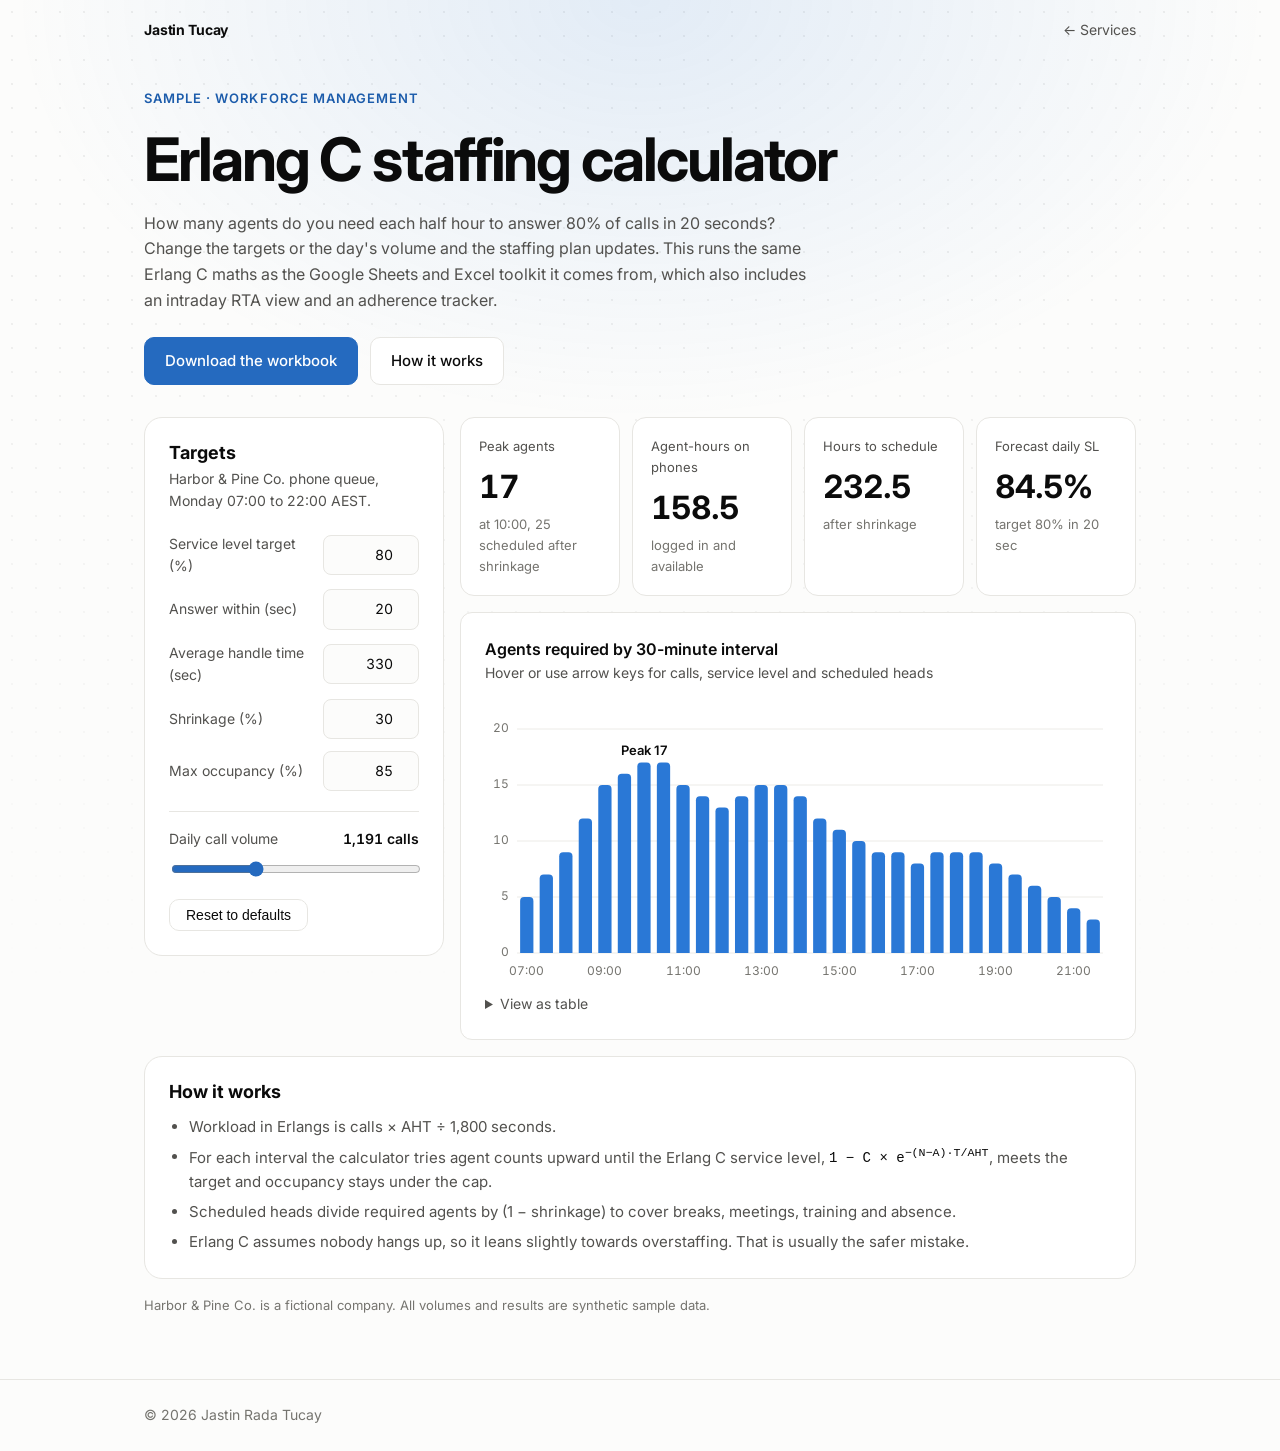
<file: erlang-calculator.html>
<!DOCTYPE html>
<html lang="en">
<head>
  <meta charset="UTF-8">
  <meta name="viewport" content="width=device-width, initial-scale=1.0">
  <title>Erlang C Staffing Calculator | Jastin Tucay</title>
  <meta name="description" content="Interactive Erlang C staffing calculator: turn a half-hourly call forecast into agents required, service level and scheduled hours. A workforce management sample by Jastin Tucay.">
  <meta property="og:type" content="website">
  <meta property="og:url" content="https://pantinpo.github.io/erlang-calculator.html">
  <meta property="og:title" content="Erlang C Staffing Calculator | Jastin Tucay">
  <meta property="og:description" content="Turn a half-hourly call forecast into agents required, service level and scheduled hours.">
  <link rel="preconnect" href="https://fonts.googleapis.com">
  <link rel="preconnect" href="https://fonts.gstatic.com" crossorigin>
  <link href="https://fonts.googleapis.com/css2?family=Inter:wght@400;500;600;700&display=swap" rel="stylesheet">
  <link rel="stylesheet" href="styles.css">
  <style>
    .topbar {
      display: flex;
      justify-content: space-between;
      align-items: center;
      height: 60px;
      font-size: 14px;
    }

    .topbar a {
      color: var(--text-secondary);
      text-decoration: none;
    }

    .topbar a:hover,
    .topbar .logo {
      color: var(--text-primary);
    }

    .intro {
      padding: 28px 0 32px;
    }

    .intro p:not(.eyebrow) {
      max-width: 680px;
      margin: 16px 0 0;
      color: var(--text-secondary);
    }

    .intro .hero-actions {
      margin-top: 24px;
    }

    .calc-grid {
      display: grid;
      grid-template-columns: 300px minmax(0, 1fr);
      gap: 16px;
      align-items: start;
    }

    .panel {
      padding: 24px;
    }

    .panel h2,
    .method h2 {
      margin-bottom: 4px;
      font-size: 18px;
      letter-spacing: 0;
    }

    .panel-note {
      margin: 0 0 20px;
      font-size: 14px;
      color: var(--text-secondary);
    }

    .field {
      display: grid;
      grid-template-columns: 1fr 96px;
      align-items: center;
      gap: 12px;
      margin-bottom: 12px;
      font-size: 14px;
      color: var(--text-secondary);
    }

    .field input {
      width: 100%;
      padding: 8px 10px;
      border: 1px solid var(--border);
      border-radius: 8px;
      background: var(--surface);
      color: var(--text-primary);
      font: inherit;
      font-variant-numeric: tabular-nums;
      text-align: right;
    }

    .field input:focus-visible,
    .volume input:focus-visible {
      outline: 2px solid var(--accent-text);
      outline-offset: 2px;
    }

    .field input:invalid {
      border-color: #d0453b;
    }

    .volume {
      margin: 20px 0 16px;
      padding-top: 16px;
      border-top: 1px solid var(--border);
      font-size: 14px;
      color: var(--text-secondary);
    }

    .volume-head {
      display: flex;
      justify-content: space-between;
      margin-bottom: 8px;
    }

    .volume output {
      font-weight: 600;
      color: var(--text-primary);
      font-variant-numeric: tabular-nums;
    }

    .volume input {
      width: 100%;
      accent-color: var(--accent);
    }

    .kpis {
      display: grid;
      grid-template-columns: repeat(4, minmax(0, 1fr));
      gap: 12px;
      margin-bottom: 16px;
    }

    .kpi {
      padding: 18px;
      border-radius: 14px;
    }

    .kpi-label {
      margin: 0;
      font-size: 13px;
      color: var(--text-secondary);
    }

    .kpi-value {
      margin: 4px 0 0;
      font-size: 32px;
      font-weight: 700;
      letter-spacing: -0.03em;
      font-variant-numeric: tabular-nums;
    }

    .kpi-note {
      margin: 2px 0 0;
      font-size: 13px;
      color: var(--text-muted);
    }

    .chart-table table {
      width: 100%;
    }

    .chart-table td,
    .chart-table th {
      padding-right: 12px;
      text-align: right;
    }

    .chart-table td:first-child,
    .chart-table th:first-child {
      text-align: left;
    }

    .table-scroll {
      overflow-x: auto;
    }

    .bar-key {
      width: 8px;
      height: 8px;
      border-radius: 2px;
    }

    .tooltip-detail {
      font-size: 12px;
      color: var(--text-secondary);
    }

    .method {
      margin-top: 16px;
      padding: 24px;
    }

    .method ul {
      margin: 12px 0 0;
      padding-left: 20px;
      color: var(--text-secondary);
      font-size: 15px;
    }

    .method li + li {
      margin-top: 6px;
    }

    .method code {
      font-size: 14px;
      color: var(--text-primary);
    }

    .fine-print {
      margin: 16px 0 64px;
      font-size: 13px;
      color: var(--text-muted);
    }

    @media (max-width: 900px) {
      .calc-grid {
        grid-template-columns: 1fr;
      }

      .kpis {
        grid-template-columns: repeat(2, minmax(0, 1fr));
      }
    }

    @media (max-width: 480px) {
      .panel,
      .method {
        padding: 20px;
      }

      .kpi-value {
        font-size: 26px;
      }
    }
  </style>
</head>
<body>
  <div class="container">
    <header class="topbar">
      <a href="index.html" class="logo">Jastin Tucay</a>
      <a href="services.html">← Services</a>
    </header>

    <main>
      <div class="intro">
        <p class="eyebrow">Sample · Workforce management</p>
        <h1>Erlang C staffing calculator</h1>
        <p>
          How many agents do you need each half hour to answer 80% of calls in 20 seconds? Change the targets or the
          day's volume and the staffing plan updates. This runs the same Erlang C maths as the Google Sheets and Excel
          toolkit it comes from, which also includes an intraday RTA view and an adherence tracker.
        </p>
        <div class="hero-actions">
          <a href="samples/wfm-toolkit/wfm-toolkit.xlsx" class="button" download>Download the workbook</a>
          <a href="https://github.com/pantinpo/pantinpo.github.io/tree/main/samples/wfm-toolkit" class="button button-secondary" target="_blank" rel="noopener">How it works</a>
        </div>
      </div>

      <div class="calc-grid">
        <form class="card panel" id="calc-form" novalidate>
          <h2>Targets</h2>
          <p class="panel-note">Harbor &amp; Pine Co. phone queue, Monday 07:00 to 22:00 AEST.</p>

          <label class="field">Service level target (%)
            <input id="sl" type="number" inputmode="numeric" min="50" max="99" step="1" value="80" required>
          </label>
          <label class="field">Answer within (sec)
            <input id="target" type="number" inputmode="numeric" min="5" max="300" step="1" value="20" required>
          </label>
          <label class="field">Average handle time (sec)
            <input id="aht" type="number" inputmode="numeric" min="30" max="1800" step="1" value="330" required>
          </label>
          <label class="field">Shrinkage (%)
            <input id="shrinkage" type="number" inputmode="numeric" min="0" max="60" step="1" value="30" required>
          </label>
          <label class="field">Max occupancy (%)
            <input id="occupancy" type="number" inputmode="numeric" min="50" max="100" step="1" value="85" required>
          </label>

          <div class="volume">
            <div class="volume-head">
              <label for="volume">Daily call volume</label>
              <output id="volume-value" for="volume">1,191 calls</output>
            </div>
            <input id="volume" type="range" min="300" max="3000" step="1" value="1191">
          </div>

          <button type="button" class="button button-secondary button-small" id="calc-reset">Reset to defaults</button>
        </form>

        <div>
          <div class="kpis">
            <div class="card kpi">
              <p class="kpi-label">Peak agents</p>
              <p class="kpi-value" id="kpi-peak">17</p>
              <p class="kpi-note" id="kpi-peak-note"></p>
            </div>
            <div class="card kpi">
              <p class="kpi-label">Agent-hours on phones</p>
              <p class="kpi-value" id="kpi-hours">158.5</p>
              <p class="kpi-note">logged in and available</p>
            </div>
            <div class="card kpi">
              <p class="kpi-label">Hours to schedule</p>
              <p class="kpi-value" id="kpi-scheduled">232.5</p>
              <p class="kpi-note">after shrinkage</p>
            </div>
            <div class="card kpi">
              <p class="kpi-label">Forecast daily SL</p>
              <p class="kpi-value" id="kpi-sl">84.5%</p>
              <p class="kpi-note" id="kpi-sl-note"></p>
            </div>
          </div>

          <figure class="chart-card">
            <figcaption>
              <span class="chart-title">Agents required by 30-minute interval</span>
              <span class="chart-subtitle">Hover or use arrow keys for calls, service level and scheduled heads</span>
            </figcaption>
            <div class="chart" id="agents-chart"></div>
            <details class="chart-table" id="agents-table">
              <summary>View as table</summary>
              <div class="table-scroll">
                <table>
                  <thead>
                    <tr>
                      <th>Interval</th><th>Calls</th><th>Erlangs</th><th>Agents</th>
                      <th>SL</th><th>ASA (sec)</th><th>Occupancy</th><th>Scheduled</th>
                    </tr>
                  </thead>
                  <tbody></tbody>
                </table>
              </div>
            </details>
          </figure>
          <p class="sr-only" id="calc-status" aria-live="polite"></p>
        </div>
      </div>

      <section class="card method">
        <h2>How it works</h2>
        <ul>
          <li>Workload in Erlangs is calls × AHT ÷ 1,800 seconds.</li>
          <li>For each interval the calculator tries agent counts upward until the Erlang C service level,
            <code>1 − C × e<sup>−(N−A)·T/AHT</sup></code>, meets the target and occupancy stays under the cap.</li>
          <li>Scheduled heads divide required agents by (1 − shrinkage) to cover breaks, meetings, training and absence.</li>
          <li>Erlang C assumes nobody hangs up, so it leans slightly towards overstaffing. That is usually the safer mistake.</li>
        </ul>
      </section>

      <p class="fine-print">Harbor &amp; Pine Co. is a fictional company. All volumes and results are synthetic sample data.</p>
    </main>
  </div>

  <footer class="site-footer">
    <div class="container">© 2026 Jastin Rada Tucay</div>
  </footer>

  <script src="erlang-calculator.js"></script>
</body>
</html>
</file>
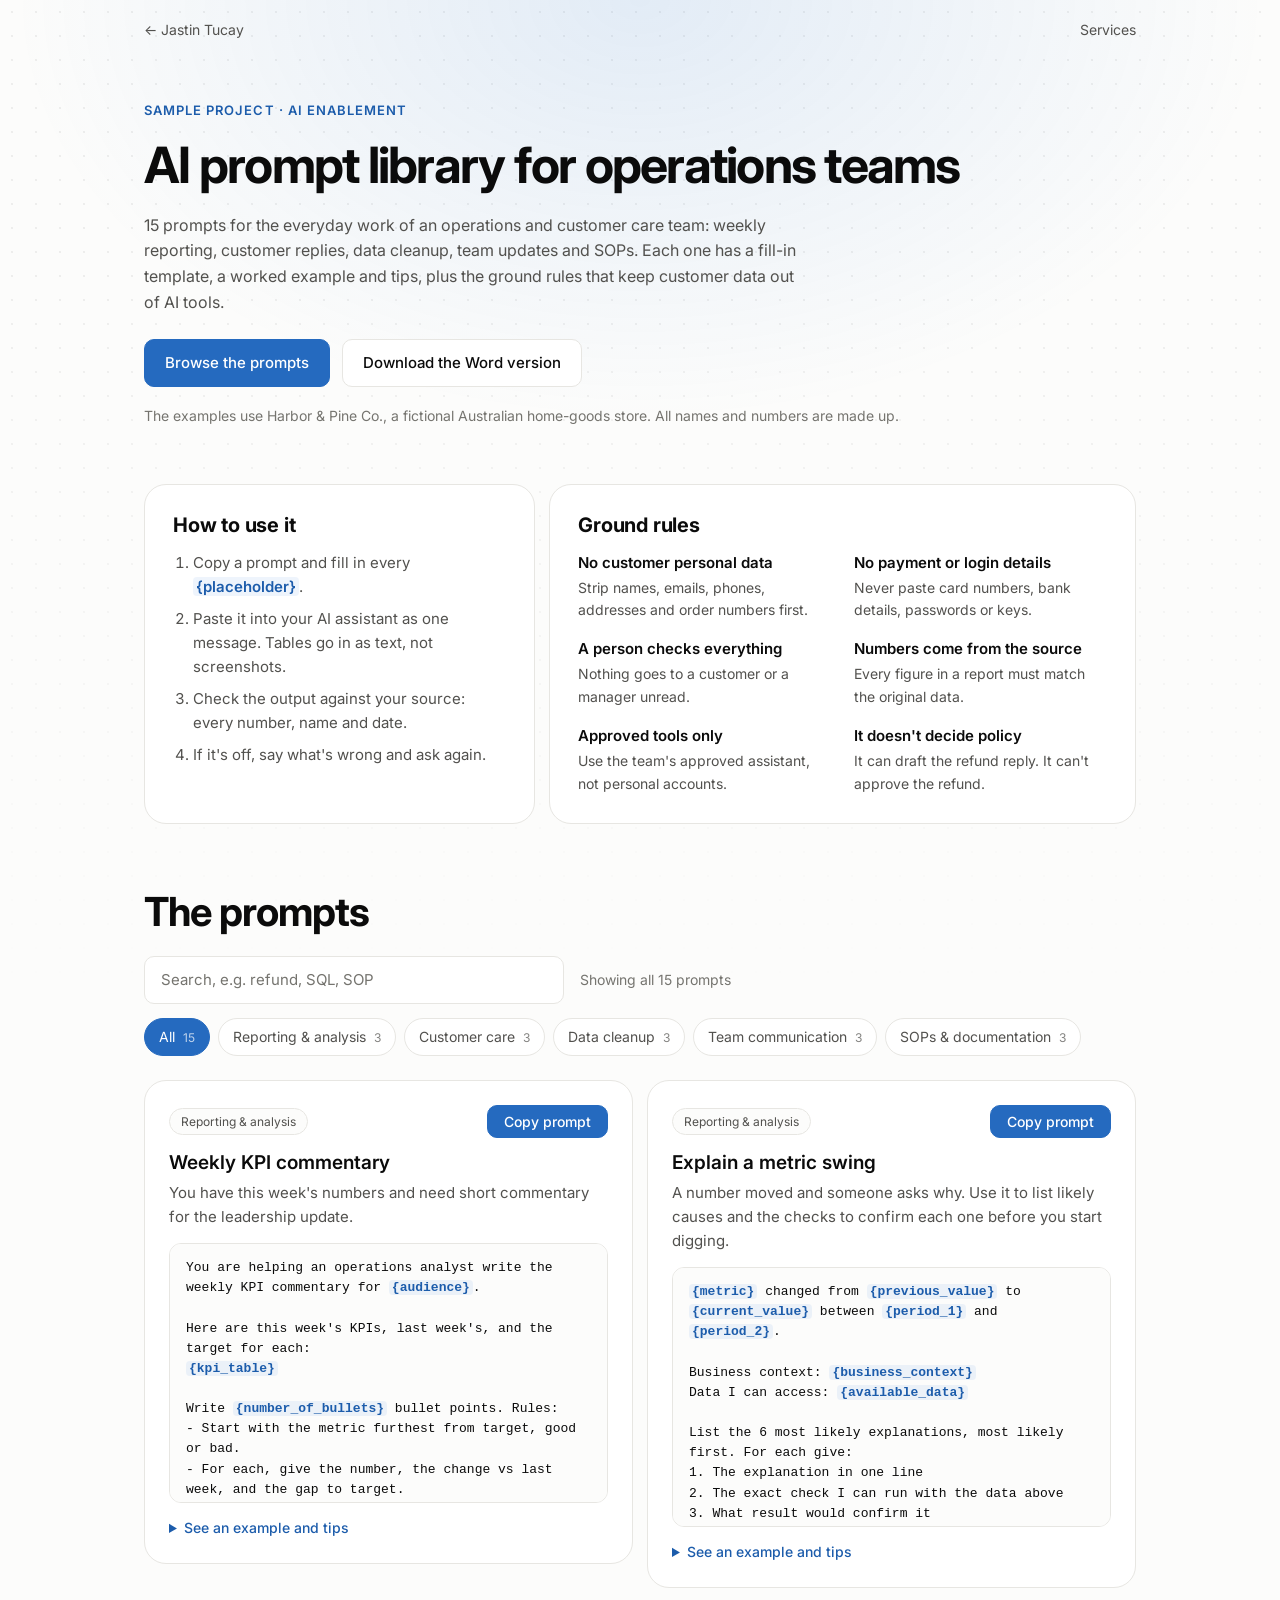
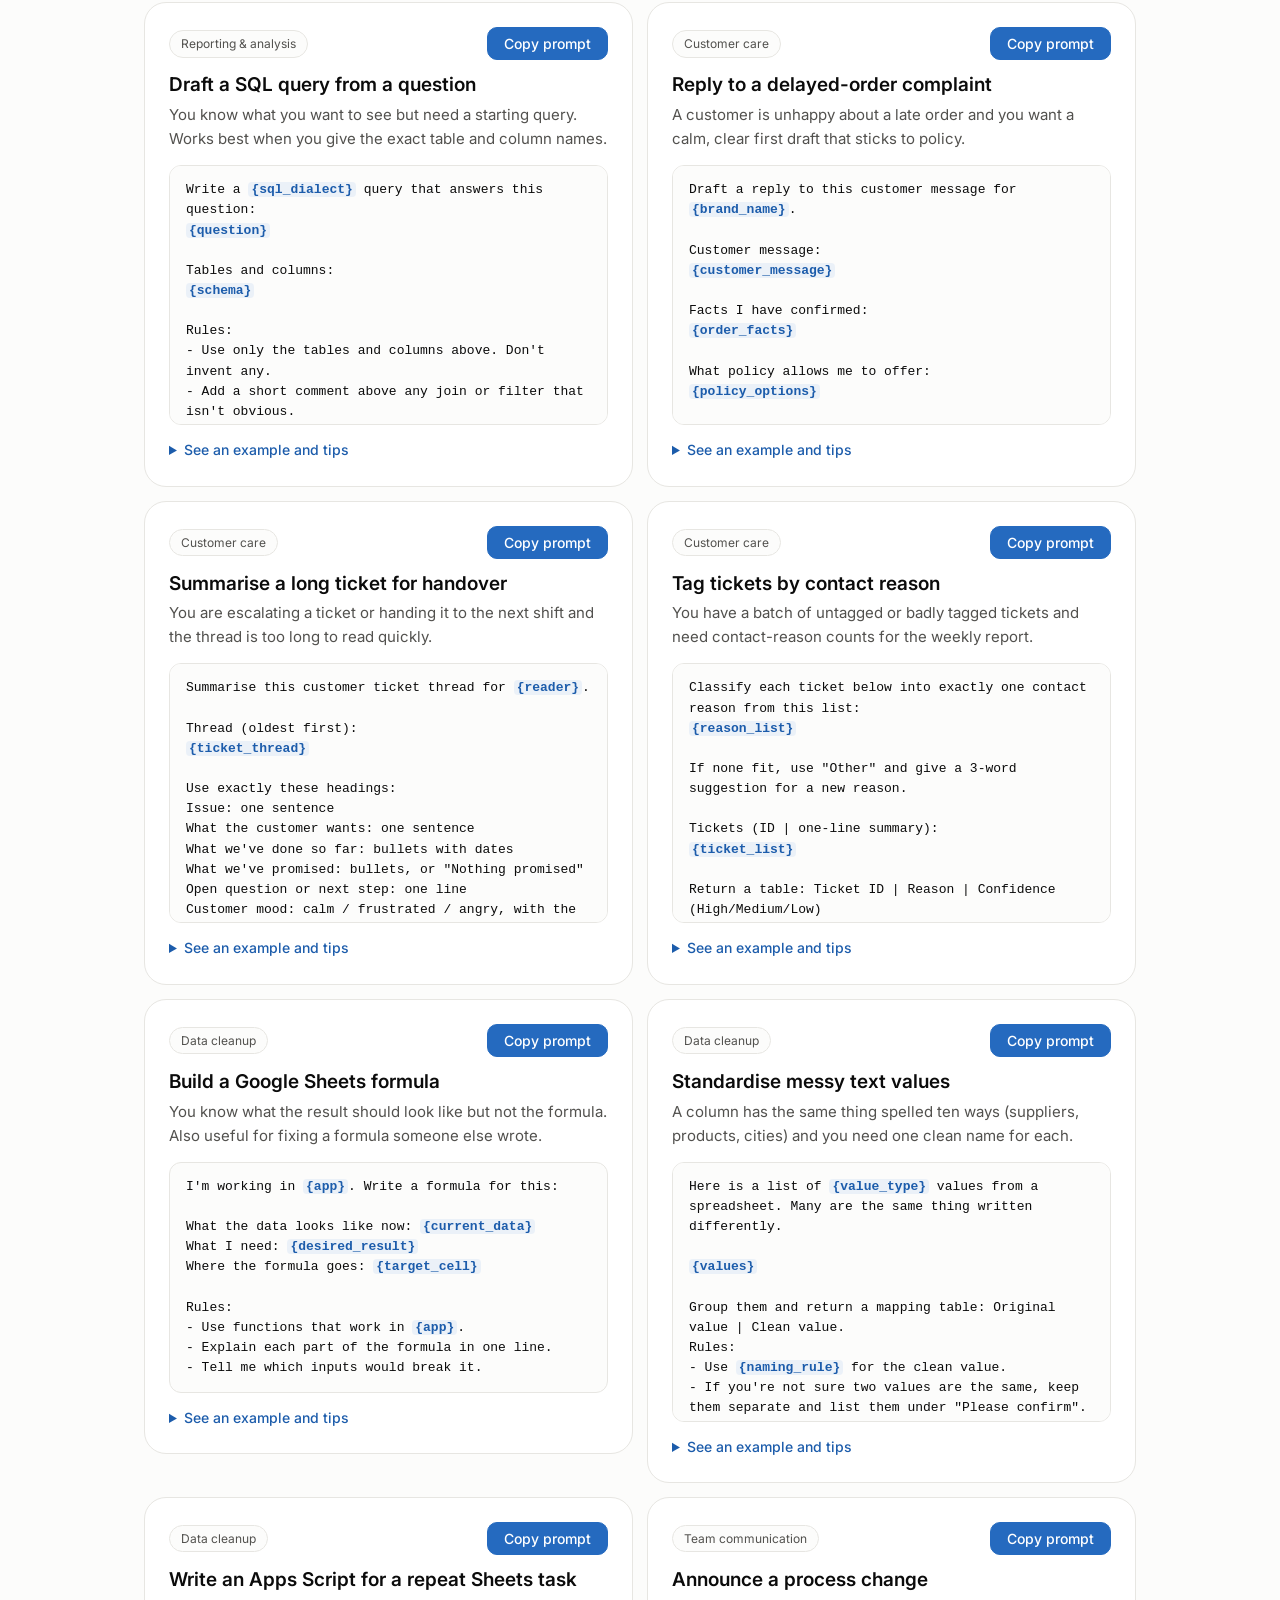
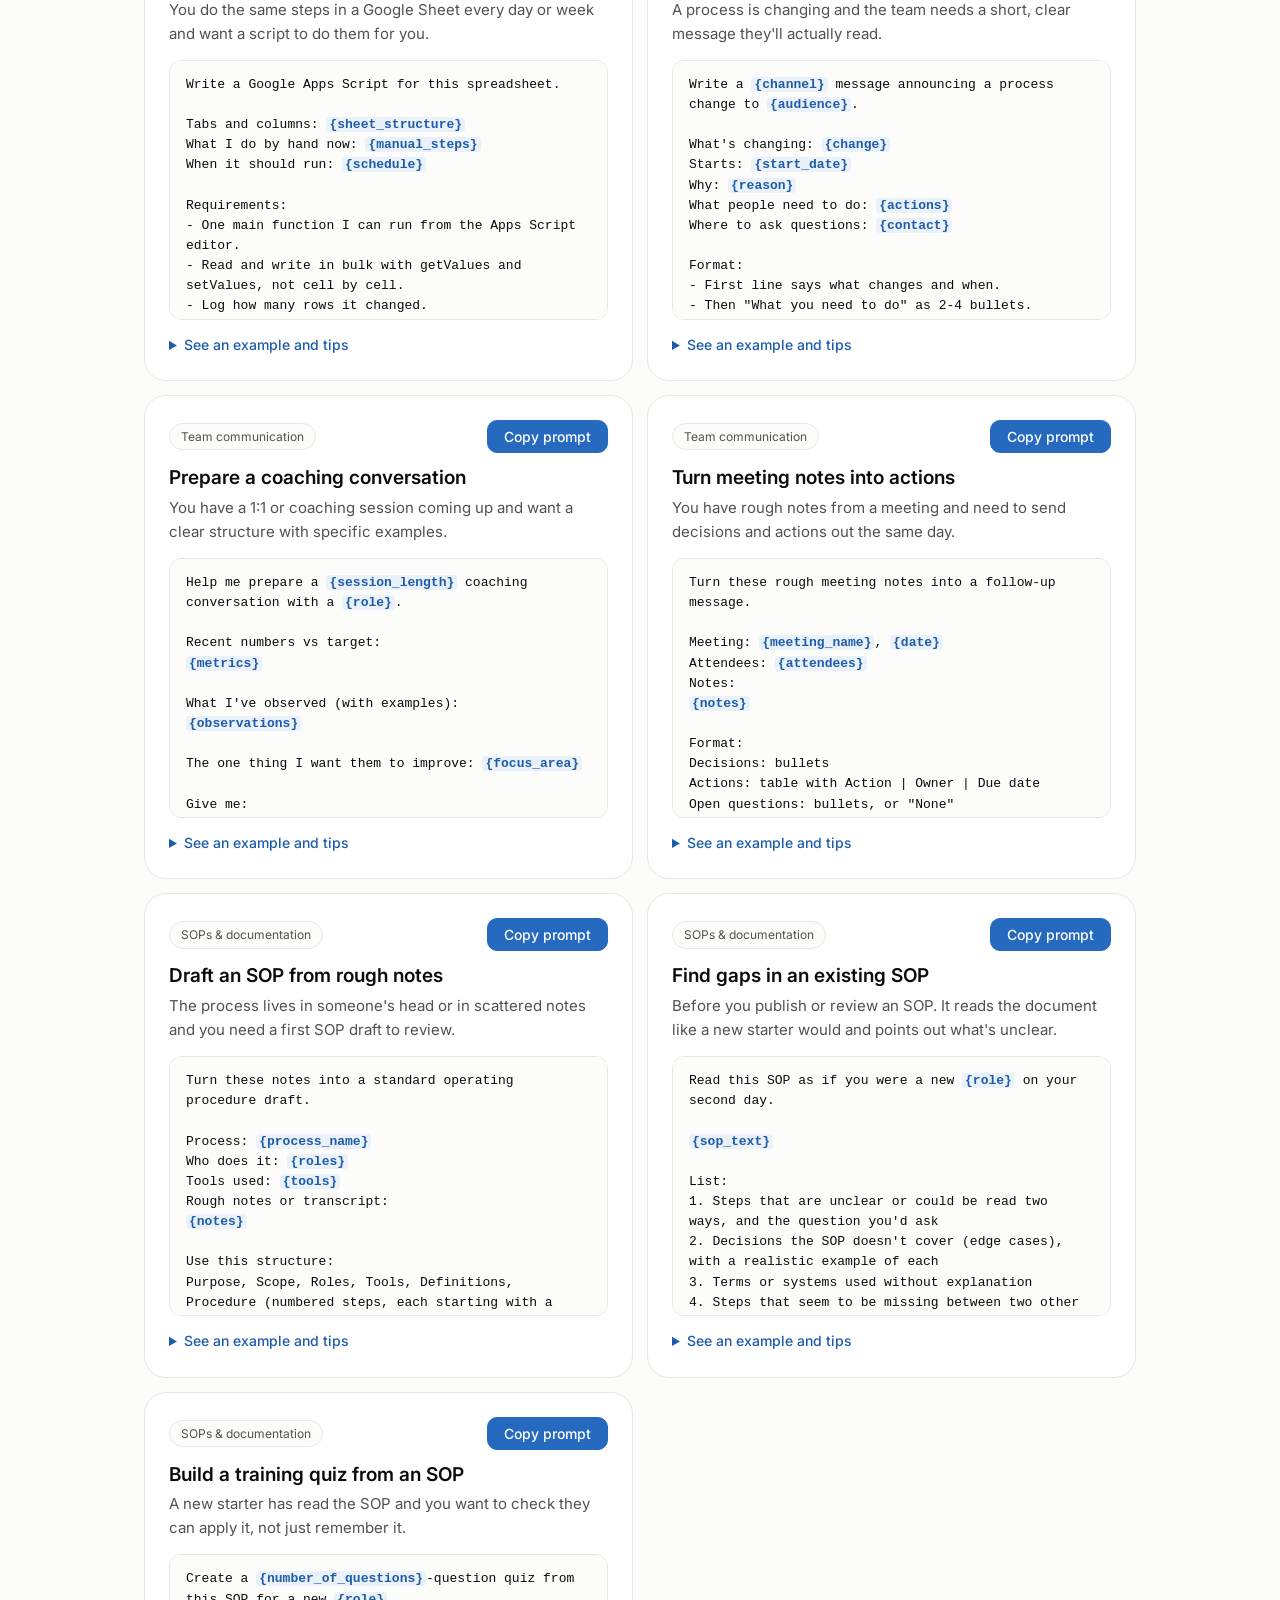
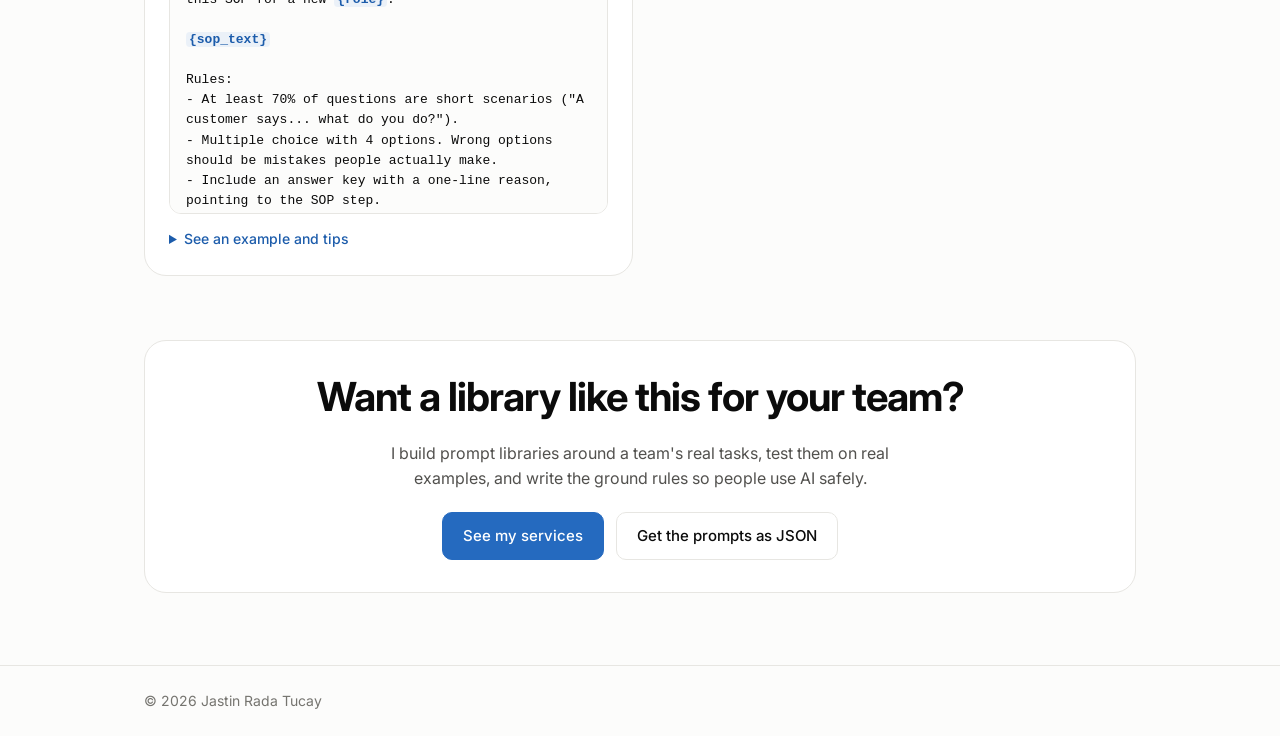
<file: prompt-library.html>
<!DOCTYPE html>
<html lang="en">
<head>
  <meta charset="UTF-8">
  <meta name="viewport" content="width=device-width, initial-scale=1.0">
  <title>AI Prompt Library for Operations Teams | Jastin Tucay</title>
  <meta name="description" content="15 copy-ready AI prompts for operations and customer care teams: reporting, customer replies, data cleanup, team updates and SOPs. A sample project by Jastin Tucay.">
  <meta property="og:type" content="website">
  <meta property="og:url" content="https://pantinpo.github.io/prompt-library.html">
  <meta property="og:title" content="AI Prompt Library for Operations Teams">
  <meta property="og:description" content="15 copy-ready prompts with templates, examples and ground rules for safe use.">
  <link rel="preconnect" href="https://fonts.googleapis.com">
  <link rel="preconnect" href="https://fonts.gstatic.com" crossorigin>
  <link href="https://fonts.googleapis.com/css2?family=Inter:wght@400;500;600;700&display=swap" rel="stylesheet">
  <link rel="stylesheet" href="styles.css">
  <style>
    .topbar {
      display: flex;
      justify-content: space-between;
      align-items: center;
      height: 60px;
      font-size: 14px;
    }

    .topbar a {
      color: var(--text-secondary);
      text-decoration: none;
    }

    .topbar a:hover { color: var(--text-primary); }

    .pl-intro { padding: 40px 0 8px; }

    .pl-intro h1 { font-size: clamp(34px, 4.6vw, 50px); }

    .pl-intro .section-intro { margin: 18px 0 24px; }

    .pl-actions {
      display: flex;
      flex-wrap: wrap;
      gap: 12px;
    }

    .pl-note {
      margin: 18px 0 0;
      font-size: 14px;
      color: var(--text-muted);
    }

    .pl-rules {
      display: grid;
      grid-template-columns: minmax(0, 2fr) minmax(0, 3fr);
      gap: 14px;
      margin-top: 48px;
    }

    .pl-panel {
      padding: 28px;
      border-radius: 22px;
    }

    .pl-panel h2 {
      font-size: 20px;
      letter-spacing: -0.01em;
      margin-bottom: 14px;
    }

    .pl-steps {
      margin: 0;
      padding-left: 20px;
      color: var(--text-secondary);
      font-size: 15px;
    }

    .pl-steps li + li { margin-top: 8px; }

    .pl-rule-grid {
      display: grid;
      grid-template-columns: repeat(2, minmax(0, 1fr));
      gap: 16px 22px;
      margin: 0;
    }

    .pl-rule-grid dt {
      font-weight: 600;
      font-size: 15px;
    }

    .pl-rule-grid dd {
      margin: 2px 0 0;
      font-size: 14px;
      color: var(--text-secondary);
    }

    .pl-browse { padding-top: 64px; }

    .pl-controls {
      display: flex;
      flex-wrap: wrap;
      align-items: center;
      gap: 12px 16px;
      margin-bottom: 14px;
    }

    .pl-search {
      flex: 1 1 280px;
      max-width: 420px;
      padding: 11px 16px;
      border: 1px solid var(--border);
      border-radius: 10px;
      background: var(--surface-raised);
      color: var(--text-primary);
      font: inherit;
      font-size: 15px;
    }

    .pl-search::placeholder { color: var(--text-muted); }

    .pl-count {
      margin: 0;
      font-size: 14px;
      color: var(--text-muted);
    }

    .pl-clear {
      padding: 0;
      border: 0;
      background: none;
      color: var(--accent-text);
      font: inherit;
      font-size: 14px;
      cursor: pointer;
      text-decoration: underline;
      text-underline-offset: 3px;
    }

    .pl-chips {
      display: flex;
      flex-wrap: wrap;
      gap: 8px;
      margin-bottom: 24px;
    }

    .pl-chip {
      padding: 7px 14px;
      border: 1px solid var(--border);
      border-radius: 999px;
      background: var(--surface-raised);
      color: var(--text-secondary);
      font: inherit;
      font-size: 14px;
      cursor: pointer;
      transition: border-color 0.2s, background 0.2s, color 0.2s;
    }

    .pl-chip:hover { color: var(--text-primary); }

    .pl-chip[aria-pressed="true"] {
      border-color: var(--accent);
      background: var(--accent);
      color: #ffffff;
    }

    .pl-chip-count {
      margin-left: 4px;
      font-size: 12px;
      opacity: 0.7;
    }

    .pl-list {
      display: grid;
      grid-template-columns: repeat(2, minmax(0, 1fr));
      gap: 14px;
      align-items: start;
    }

    .pl-card {
      padding: 24px;
      border-radius: 22px;
    }

    .pl-card[hidden] { display: none; }

    .pl-card-top {
      display: flex;
      justify-content: space-between;
      align-items: center;
      gap: 12px;
      margin-bottom: 14px;
    }

    .pl-tag {
      padding: 3px 11px;
      border: 1px solid var(--border);
      border-radius: 999px;
      background: var(--surface);
      font-size: 12px;
      color: var(--text-secondary);
    }

    .pl-copy {
      position: relative;
      z-index: 1;
      cursor: pointer;
      font-family: inherit;
    }

    .pl-copy.is-copied {
      background: #1f8a4c;
      border-color: #1f8a4c;
    }

    .pl-card h3 { font-size: 19px; }

    .pl-when {
      margin: 6px 0 14px;
      font-size: 15px;
      color: var(--text-secondary);
    }

    .pl-card pre {
      position: relative;
      margin: 0;
      padding: 14px 16px;
      border: 1px solid var(--border);
      border-radius: 12px;
      background: var(--surface);
      font-family: ui-monospace, "SF Mono", Menlo, Consolas, monospace;
      font-size: 13px;
      line-height: 1.55;
      white-space: pre-wrap;
      overflow-wrap: anywhere;
      color: var(--text-primary);
    }

    .pl-template {
      max-height: 260px;
      overflow-y: auto;
    }

    .ph {
      padding: 0 3px;
      border-radius: 4px;
      background: var(--accent-soft);
      color: var(--accent-text);
      font-weight: 600;
    }

    .pl-details { margin-top: 14px; }

    .pl-details summary {
      position: relative;
      z-index: 1;
      width: fit-content;
      font-size: 14px;
      font-weight: 500;
      color: var(--accent-text);
      cursor: pointer;
    }

    .pl-details h4 {
      margin: 16px 0 8px;
      font-size: 13px;
      letter-spacing: 0.04em;
      text-transform: uppercase;
      color: var(--text-muted);
    }

    .pl-muted {
      font-weight: 400;
      text-transform: none;
      letter-spacing: 0;
    }

    .pl-output { background: var(--accent-soft); }

    .pl-tips {
      margin: 0;
      padding-left: 20px;
      font-size: 14px;
      color: var(--text-secondary);
    }

    .pl-safety {
      margin: 14px 0 0;
      padding: 10px 14px;
      border-left: 3px solid var(--series-1);
      border-radius: 0 8px 8px 0;
      background: var(--surface);
      font-size: 14px;
      color: var(--text-secondary);
    }

    .pl-empty {
      padding: 36px;
      text-align: center;
      color: var(--text-secondary);
    }

    .pl-chip:focus-visible,
    .pl-copy:focus-visible,
    .pl-clear:focus-visible,
    .pl-search:focus-visible,
    .pl-card pre:focus-visible,
    .pl-details summary:focus-visible {
      outline: 2px solid var(--series-1);
      outline-offset: 2px;
    }

    .pl-bottom {
      margin: 64px 0 72px;
      padding: 32px;
      border-radius: 22px;
      text-align: center;
    }

    .pl-bottom p {
      max-width: 560px;
      margin: 8px auto 20px;
      color: var(--text-secondary);
    }

    .pl-bottom .pl-actions { justify-content: center; }

    @media (max-width: 900px) {
      .pl-rules,
      .pl-list { grid-template-columns: minmax(0, 1fr); }
    }

    @media (max-width: 560px) {
      .pl-rule-grid { grid-template-columns: minmax(0, 1fr); }
      .pl-panel,
      .pl-card { padding: 20px; }
    }

    @media (prefers-reduced-motion: reduce) {
      .pl-chip { transition: none; }
      .button:hover { transform: none; }
    }
  </style>
</head>
<body>
  <div class="container">
    <header class="topbar">
      <a href="index.html">← Jastin Tucay</a>
      <a href="services.html">Services</a>
    </header>

    <main>
      <section class="pl-intro" aria-labelledby="pl-title">
        <p class="eyebrow">Sample project · AI enablement</p>
        <h1 id="pl-title">AI prompt library for operations teams</h1>
        <p class="section-intro">
          15 prompts for the everyday work of an operations and customer care team: weekly reporting,
          customer replies, data cleanup, team updates and SOPs. Each one has a fill-in template,
          a worked example and tips, plus the ground rules that keep customer data out of AI tools.
        </p>
        <div class="pl-actions">
          <a href="#pl-browse" class="button">Browse the prompts</a>
          <a href="samples/ai-prompt-library/ai-prompt-library.docx" class="button button-secondary" download>Download the Word version</a>
        </div>
        <p class="pl-note">The examples use Harbor &amp; Pine Co., a fictional Australian home-goods store. All names and numbers are made up.</p>
      </section>

      <section class="pl-rules" aria-label="How to use the library">
        <div class="card pl-panel">
          <h2>How to use it</h2>
          <ol class="pl-steps">
            <li>Copy a prompt and fill in every <span class="ph">{placeholder}</span>.</li>
            <li>Paste it into your AI assistant as one message. Tables go in as text, not screenshots.</li>
            <li>Check the output against your source: every number, name and date.</li>
            <li>If it's off, say what's wrong and ask again.</li>
          </ol>
        </div>
        <div class="card pl-panel" id="ground-rules">
          <h2>Ground rules</h2>
          <dl class="pl-rule-grid">
            <div><dt>No customer personal data</dt><dd>Strip names, emails, phones, addresses and order numbers first.</dd></div>
            <div><dt>No payment or login details</dt><dd>Never paste card numbers, bank details, passwords or keys.</dd></div>
            <div><dt>A person checks everything</dt><dd>Nothing goes to a customer or a manager unread.</dd></div>
            <div><dt>Numbers come from the source</dt><dd>Every figure in a report must match the original data.</dd></div>
            <div><dt>Approved tools only</dt><dd>Use the team's approved assistant, not personal accounts.</dd></div>
            <div><dt>It doesn't decide policy</dt><dd>It can draft the refund reply. It can't approve the refund.</dd></div>
          </dl>
        </div>
      </section>

      <section class="pl-browse" id="pl-browse" aria-labelledby="pl-browse-title">
        <h2 id="pl-browse-title">The prompts</h2>
        <div class="pl-controls">
          <label for="pl-search" class="sr-only">Search prompts</label>
          <input type="search" id="pl-search" class="pl-search" placeholder="Search, e.g. refund, SQL, SOP" autocomplete="off">
          <p class="pl-count" id="pl-count" aria-live="polite"></p>
          <button type="button" class="pl-clear" id="pl-clear" hidden>Clear filters</button>
        </div>
        <div class="pl-chips" id="pl-chips" role="group" aria-label="Filter by category"></div>
        <div class="pl-list" id="pl-list"></div>
        <div class="card pl-empty" id="pl-empty" hidden>No prompts match that search. Try a shorter word or pick another category.</div>
        <noscript>
          <div class="card pl-empty">This page needs JavaScript to show the prompts. You can <a href="samples/ai-prompt-library/ai-prompt-library.docx">download the Word version</a> instead.</div>
        </noscript>
        <p class="sr-only" id="pl-announce" aria-live="polite"></p>
      </section>

      <section class="card pl-bottom" aria-labelledby="pl-bottom-title">
        <h2 id="pl-bottom-title">Want a library like this for your team?</h2>
        <p>I build prompt libraries around a team's real tasks, test them on real examples, and write the ground rules so people use AI safely.</p>
        <div class="pl-actions">
          <a href="services.html" class="button">See my services</a>
          <a href="samples/ai-prompt-library/prompts.json" class="button button-secondary">Get the prompts as JSON</a>
        </div>
      </section>
    </main>
  </div>

  <footer class="site-footer"><div class="container">© 2026 Jastin Rada Tucay</div></footer>

  <script src="prompt-library.js"></script>
</body>
</html>
</file>
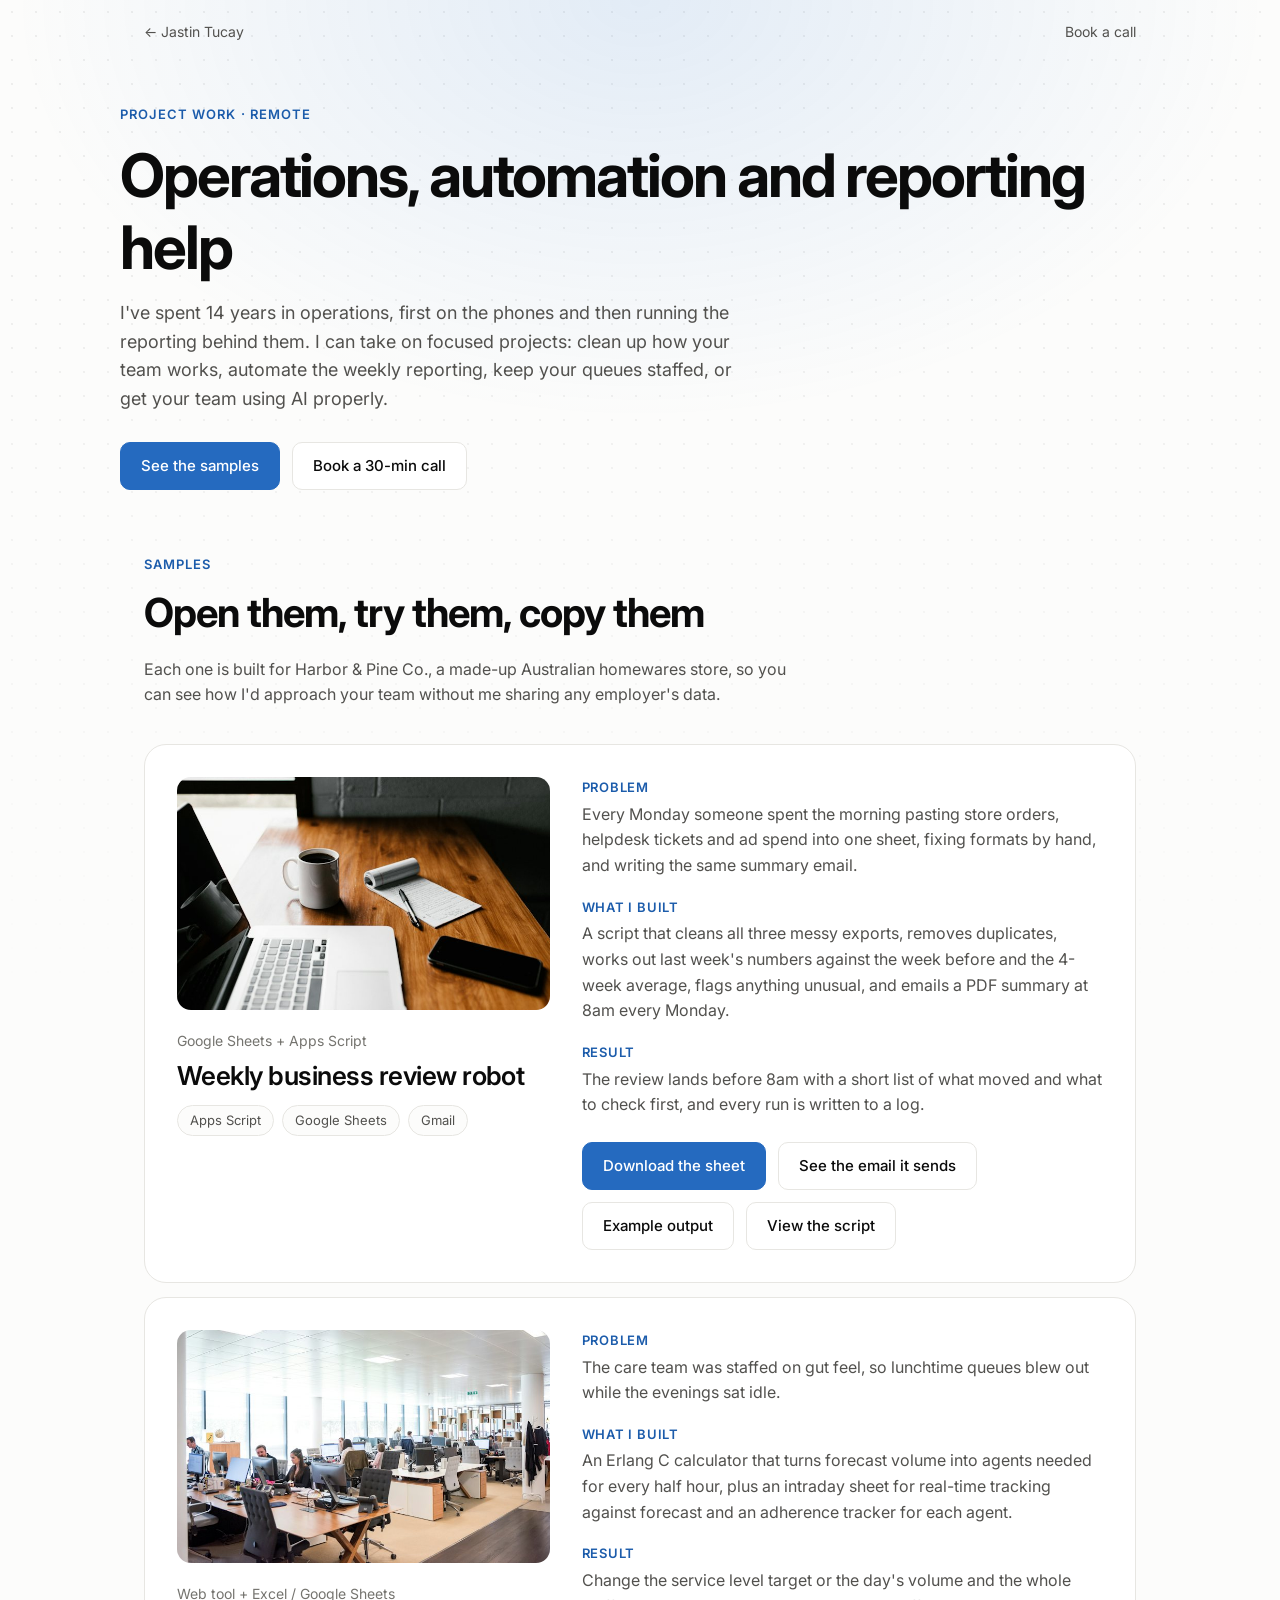
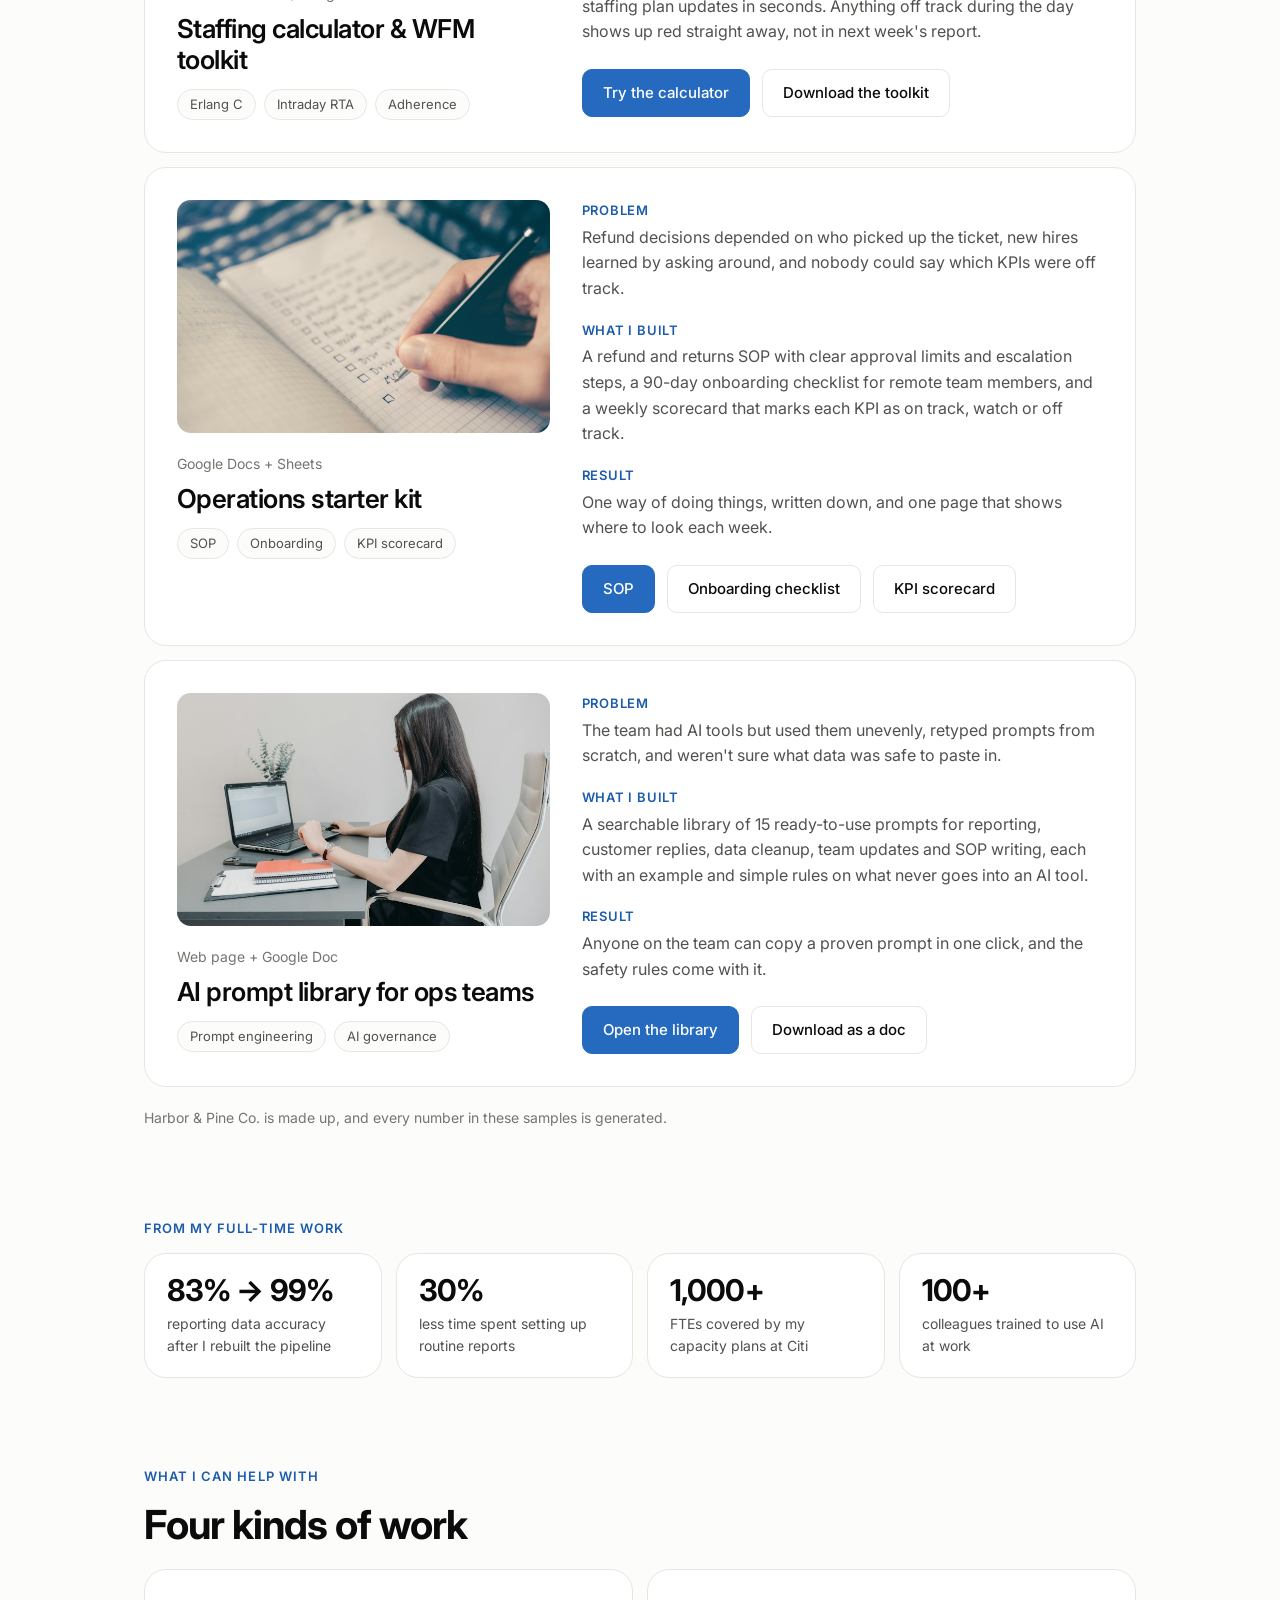
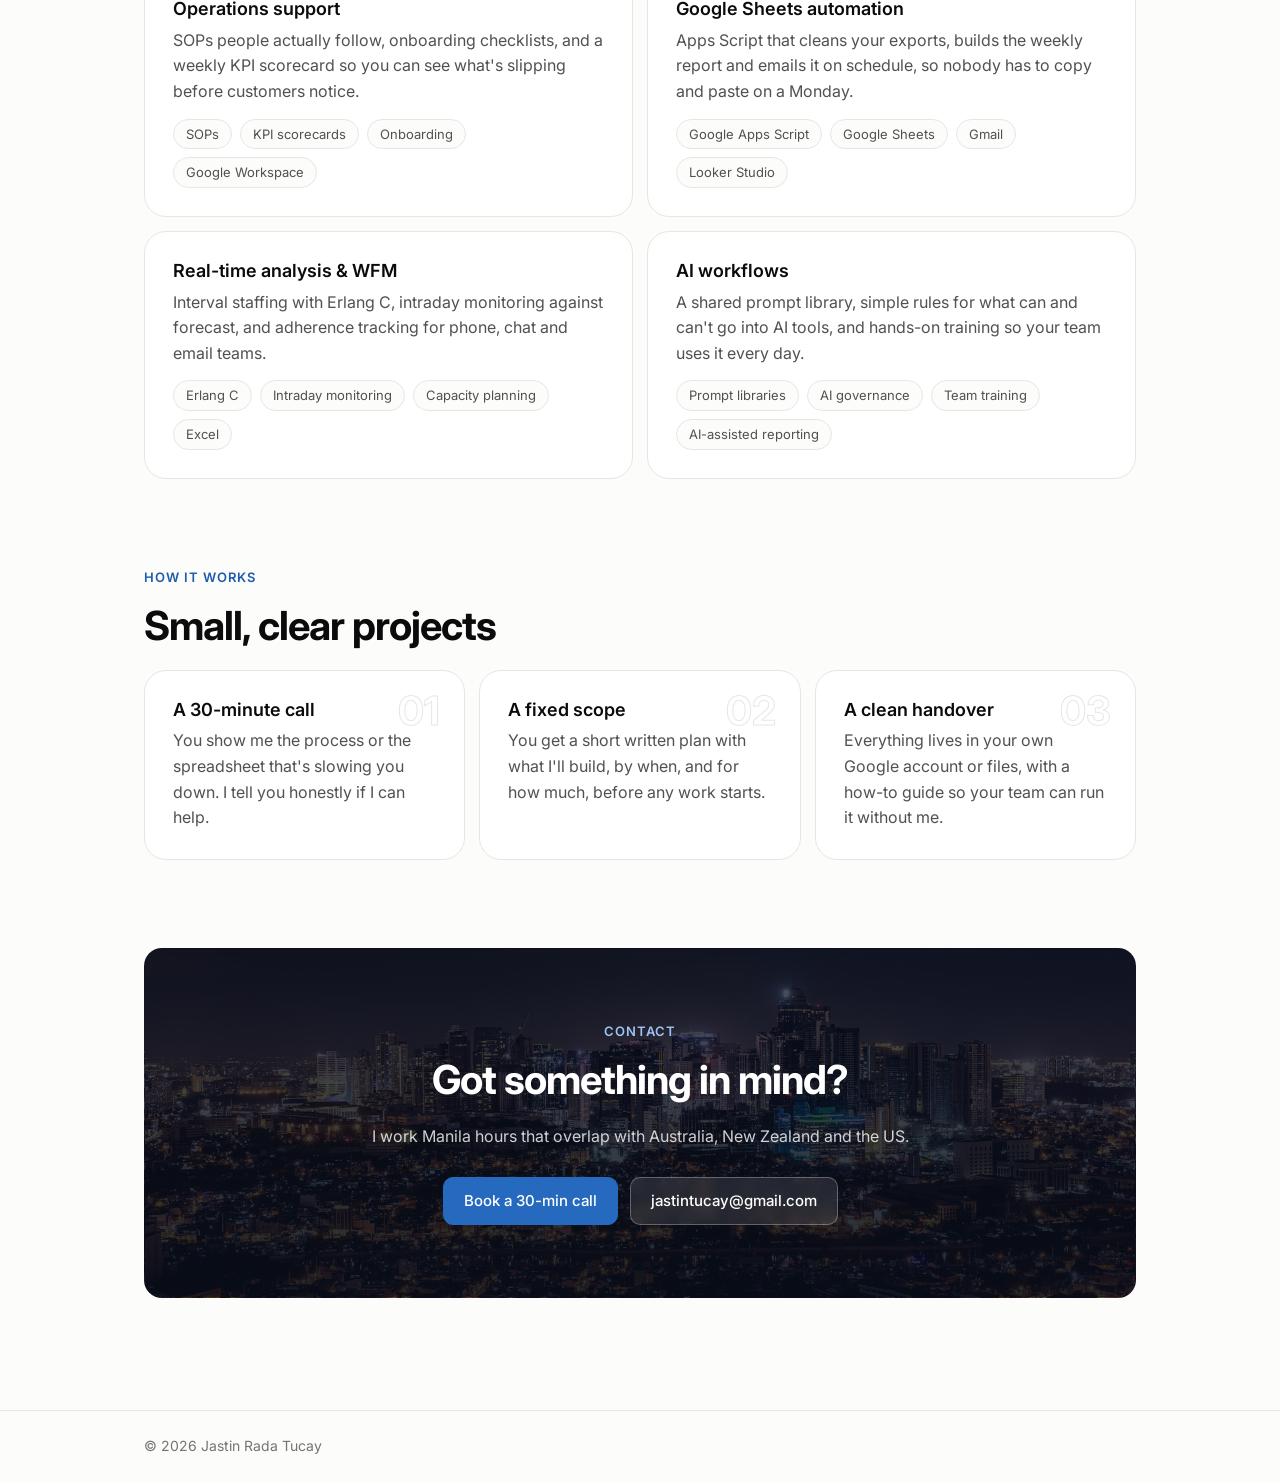
<file: services.html>
<!DOCTYPE html>
<html lang="en">
<head>
  <meta charset="UTF-8">
  <meta name="viewport" content="width=device-width, initial-scale=1.0">
  <title>Services | Jastin Tucay</title>
  <meta name="description" content="Project help with operations, Google Workspace automation, real-time analysis and AI workflows. Samples you can open and try.">
  <meta property="og:type" content="website">
  <meta property="og:url" content="https://pantinpo.github.io/services.html">
  <meta property="og:title" content="Services | Jastin Tucay">
  <meta property="og:description" content="Operations, Google Sheets automation, workforce management and AI workflows. Working samples you can open and try.">
  <meta property="og:image" content="https://pantinpo.github.io/photo.jpg">
  <meta name="twitter:card" content="summary">
  <link rel="preconnect" href="https://fonts.googleapis.com">
  <link rel="preconnect" href="https://fonts.gstatic.com" crossorigin>
  <link href="https://fonts.googleapis.com/css2?family=Inter:wght@400;500;600;700&display=swap" rel="stylesheet">
  <link rel="stylesheet" href="styles.css">
  <style>
    .topbar {
      display: flex;
      justify-content: space-between;
      align-items: center;
      height: 64px;
      font-size: 14px;
    }

    .topbar a {
      color: var(--text-secondary);
      text-decoration: none;
    }

    .topbar a:hover { color: var(--text-primary); }

    .intro { padding: 40px 0 8px; }

    .intro .lead {
      max-width: 620px;
      margin: 16px 0 28px;
      font-size: 18px;
      color: var(--text-secondary);
    }

    .proof {
      display: grid;
      grid-template-columns: repeat(4, minmax(0, 1fr));
      gap: 14px;
      margin: 0;
      padding: 0;
      list-style: none;
    }

    .proof li {
      padding: 20px 22px;
      border-radius: 22px;
    }

    .proof strong {
      display: block;
      font-size: 30px;
      font-weight: 700;
      letter-spacing: -0.03em;
      line-height: 1.1;
    }

    .proof span {
      display: block;
      margin-top: 6px;
      font-size: 14px;
      color: var(--text-secondary);
    }

    .page-section { padding-top: 88px; }

    #samples { padding-top: 56px; }

    .service-grid {
      display: grid;
      grid-template-columns: repeat(2, minmax(0, 1fr));
      gap: 14px;
    }

    .service {
      padding: 28px;
      border-radius: 22px;
    }

    .service p {
      margin: 8px 0 0;
      color: var(--text-secondary);
    }

    .sample {
      display: grid;
      grid-template-columns: minmax(0, 1fr) minmax(0, 1.4fr);
      gap: 32px;
      padding: 32px;
      margin-bottom: 14px;
      border-radius: 22px;
    }

    .sample .sample-thumb {
      aspect-ratio: 16 / 10;
      margin-bottom: 20px;
      border-radius: 14px;
    }

    .sample-kind {
      margin: 0 0 8px;
      font-size: 14px;
      color: var(--text-muted);
    }

    .sample h3 {
      font-size: clamp(22px, 2.6vw, 26px);
      letter-spacing: -0.02em;
    }

    .sample dl { margin: 0; }

    .sample dt {
      font-size: 13px;
      font-weight: 600;
      letter-spacing: 0.06em;
      text-transform: uppercase;
      color: var(--accent-text);
    }

    .sample dd {
      margin: 4px 0 18px;
      color: var(--text-secondary);
    }

    .sample dd:last-child { margin-bottom: 0; }

    .sample .project-links { margin-top: 24px; }

    .steps {
      display: grid;
      grid-template-columns: repeat(3, minmax(0, 1fr));
      gap: 14px;
      margin: 0;
      padding: 0;
      list-style: none;
      counter-reset: step;
    }

    .steps li {
      padding: 28px;
      border-radius: 22px;
      counter-increment: step;
    }

    .steps li::after {
      content: "0" counter(step);
      position: absolute;
      top: 20px;
      right: 24px;
      font-size: 40px;
      font-weight: 700;
      line-height: 1;
      color: transparent;
      -webkit-text-stroke: 1px var(--border);
    }

    .steps p {
      margin: 8px 0 0;
      color: var(--text-secondary);
    }

    .note {
      margin: 20px 0 0;
      font-size: 14px;
      color: var(--text-muted);
    }

    .contact { padding-top: 88px; }

    @media (max-width: 760px) {
      .proof { grid-template-columns: repeat(2, minmax(0, 1fr)); }
      .service-grid,
      .steps { grid-template-columns: 1fr; }
      .sample {
        grid-template-columns: 1fr;
        gap: 20px;
        padding: 24px;
      }
      .contact-card { padding: 36px 24px; }
    }
  </style>
</head>
<body>
  <div class="container">
    <header class="topbar">
      <a href="index.html">← Jastin Tucay</a>
      <a href="https://calendar.app.google/HZJe4pwAjYoRgdL48" target="_blank" rel="noopener">Book a call</a>
    </header>
  </div>

  <main>
    <section class="container intro">
      <p class="eyebrow">Project work · Remote</p>
      <h1>Operations, automation and reporting help</h1>
      <p class="lead">
        I've spent 14 years in operations, first on the phones and then running the reporting behind
        them. I can take on focused projects: clean up how your team works, automate the weekly
        reporting, keep your queues staffed, or get your team using AI properly.
      </p>
      <div class="hero-actions">
        <a href="#samples" class="button">See the samples</a>
        <a href="https://calendar.app.google/HZJe4pwAjYoRgdL48" class="button button-secondary" target="_blank" rel="noopener">Book a 30-min call</a>
      </div>
    </section>

    <section class="container page-section" id="samples">
      <p class="eyebrow">Samples</p>
      <h2>Open them, try them, copy them</h2>
      <p class="section-intro">
        Each one is built for Harbor & Pine Co., a made-up Australian homewares store, so you can see
        how I'd approach your team without me sharing any employer's data.
      </p>

      <article class="sample card">
        <div>
          <div class="sample-thumb"><img src="images/sample-robot.jpg" alt="" loading="lazy"></div>
          <p class="sample-kind">Google Sheets + Apps Script</p>
          <h3>Weekly business review robot</h3>
          <ul class="tags"><li>Apps Script</li><li>Google Sheets</li><li>Gmail</li></ul>
        </div>
        <div>
          <dl>
            <dt>Problem</dt>
            <dd>Every Monday someone spent the morning pasting store orders, helpdesk tickets and ad spend into one sheet, fixing formats by hand, and writing the same summary email.</dd>
            <dt>What I built</dt>
            <dd>A script that cleans all three messy exports, removes duplicates, works out last week's numbers against the week before and the 4-week average, flags anything unusual, and emails a PDF summary at 8am every Monday.</dd>
            <dt>Result</dt>
            <dd>The review lands before 8am with a short list of what moved and what to check first, and every run is written to a log.</dd>
          </dl>
          <!-- TODO: add Loom walkthrough link -->
          <div class="project-links">
            <a href="samples/weekly-report-robot/weekly-business-review-robot.xlsx" class="button" download>Download the sheet</a>
            <a href="samples/weekly-report-robot/example-email.html" class="button button-secondary" target="_blank" rel="noopener">See the email it sends</a>
            <a href="samples/weekly-report-robot/weekly-business-review-robot-example-output.xlsx" class="button button-secondary" download>Example output</a>
            <a href="https://github.com/pantinpo/pantinpo.github.io/blob/main/samples/weekly-report-robot/Code.gs" class="button button-secondary" target="_blank" rel="noopener">View the script</a>
          </div>
        </div>
      </article>

      <article class="sample card">
        <div>
          <div class="sample-thumb"><img src="images/sample-wfm.jpg" alt="" loading="lazy"></div>
          <p class="sample-kind">Web tool + Excel / Google Sheets</p>
          <h3>Staffing calculator & WFM toolkit</h3>
          <ul class="tags"><li>Erlang C</li><li>Intraday RTA</li><li>Adherence</li></ul>
        </div>
        <div>
          <dl>
            <dt>Problem</dt>
            <dd>The care team was staffed on gut feel, so lunchtime queues blew out while the evenings sat idle.</dd>
            <dt>What I built</dt>
            <dd>An Erlang C calculator that turns forecast volume into agents needed for every half hour, plus an intraday sheet for real-time tracking against forecast and an adherence tracker for each agent.</dd>
            <dt>Result</dt>
            <dd>Change the service level target or the day's volume and the whole staffing plan updates in seconds. Anything off track during the day shows up red straight away, not in next week's report.</dd>
          </dl>
          <!-- TODO: add Loom walkthrough link -->
          <div class="project-links">
            <a href="erlang-calculator.html" class="button">Try the calculator</a>
            <a href="samples/wfm-toolkit/wfm-toolkit.xlsx" class="button button-secondary" download>Download the toolkit</a>
          </div>
        </div>
      </article>

      <article class="sample card">
        <div>
          <div class="sample-thumb"><img src="images/sample-ops.jpg" alt="" loading="lazy"></div>
          <p class="sample-kind">Google Docs + Sheets</p>
          <h3>Operations starter kit</h3>
          <ul class="tags"><li>SOP</li><li>Onboarding</li><li>KPI scorecard</li></ul>
        </div>
        <div>
          <dl>
            <dt>Problem</dt>
            <dd>Refund decisions depended on who picked up the ticket, new hires learned by asking around, and nobody could say which KPIs were off track.</dd>
            <dt>What I built</dt>
            <dd>A refund and returns SOP with clear approval limits and escalation steps, a 90-day onboarding checklist for remote team members, and a weekly scorecard that marks each KPI as on track, watch or off track.</dd>
            <dt>Result</dt>
            <dd>One way of doing things, written down, and one page that shows where to look each week.</dd>
          </dl>
          <!-- TODO: add Loom walkthrough link -->
          <div class="project-links">
            <a href="samples/ops-starter-kit/sop-refund-and-return-requests.docx" class="button" download>SOP</a>
            <a href="samples/ops-starter-kit/new-team-member-onboarding-checklist.docx" class="button button-secondary" download>Onboarding checklist</a>
            <a href="samples/ops-starter-kit/weekly-kpi-scorecard.xlsx" class="button button-secondary" download>KPI scorecard</a>
          </div>
        </div>
      </article>

      <article class="sample card">
        <div>
          <div class="sample-thumb"><img src="images/sample-ai.jpg" alt="" loading="lazy"></div>
          <p class="sample-kind">Web page + Google Doc</p>
          <h3>AI prompt library for ops teams</h3>
          <ul class="tags"><li>Prompt engineering</li><li>AI governance</li></ul>
        </div>
        <div>
          <dl>
            <dt>Problem</dt>
            <dd>The team had AI tools but used them unevenly, retyped prompts from scratch, and weren't sure what data was safe to paste in.</dd>
            <dt>What I built</dt>
            <dd>A searchable library of 15 ready-to-use prompts for reporting, customer replies, data cleanup, team updates and SOP writing, each with an example and simple rules on what never goes into an AI tool.</dd>
            <dt>Result</dt>
            <dd>Anyone on the team can copy a proven prompt in one click, and the safety rules come with it.</dd>
          </dl>
          <!-- TODO: add Loom walkthrough link -->
          <div class="project-links">
            <a href="prompt-library.html" class="button">Open the library</a>
            <a href="samples/ai-prompt-library/ai-prompt-library.docx" class="button button-secondary" download>Download as a doc</a>
          </div>
        </div>
      </article>

      <p class="note">Harbor & Pine Co. is made up, and every number in these samples is generated.</p>
    </section>

    <section class="container page-section">
      <p class="eyebrow">From my full-time work</p>
      <ul class="proof">
        <li class="card"><strong>83% → 99%</strong><span>reporting data accuracy after I rebuilt the pipeline</span></li>
        <li class="card"><strong>30%</strong><span>less time spent setting up routine reports</span></li>
        <li class="card"><strong>1,000+</strong><span>FTEs covered by my capacity plans at Citi</span></li>
        <li class="card"><strong>100+</strong><span>colleagues trained to use AI at work</span></li>
      </ul>
    </section>

    <section class="container page-section" id="services">
      <p class="eyebrow">What I can help with</p>
      <h2>Four kinds of work</h2>
      <div class="service-grid">
        <div class="service card">
          <h3>Operations support</h3>
          <p>SOPs people actually follow, onboarding checklists, and a weekly KPI scorecard so you can see what's slipping before customers notice.</p>
          <ul class="tags"><li>SOPs</li><li>KPI scorecards</li><li>Onboarding</li><li>Google Workspace</li></ul>
        </div>
        <div class="service card">
          <h3>Google Sheets automation</h3>
          <p>Apps Script that cleans your exports, builds the weekly report and emails it on schedule, so nobody has to copy and paste on a Monday.</p>
          <ul class="tags"><li>Google Apps Script</li><li>Google Sheets</li><li>Gmail</li><li>Looker Studio</li></ul>
        </div>
        <div class="service card">
          <h3>Real-time analysis & WFM</h3>
          <p>Interval staffing with Erlang C, intraday monitoring against forecast, and adherence tracking for phone, chat and email teams.</p>
          <ul class="tags"><li>Erlang C</li><li>Intraday monitoring</li><li>Capacity planning</li><li>Excel</li></ul>
        </div>
        <div class="service card">
          <h3>AI workflows</h3>
          <p>A shared prompt library, simple rules for what can and can't go into AI tools, and hands-on training so your team uses it every day.</p>
          <ul class="tags"><li>Prompt libraries</li><li>AI governance</li><li>Team training</li><li>AI-assisted reporting</li></ul>
        </div>
      </div>
    </section>

    <section class="container page-section">
      <p class="eyebrow">How it works</p>
      <h2>Small, clear projects</h2>
      <ol class="steps">
        <li class="card">
          <h3>A 30-minute call</h3>
          <p>You show me the process or the spreadsheet that's slowing you down. I tell you honestly if I can help.</p>
        </li>
        <li class="card">
          <h3>A fixed scope</h3>
          <p>You get a short written plan with what I'll build, by when, and for how much, before any work starts.</p>
        </li>
        <li class="card">
          <h3>A clean handover</h3>
          <p>Everything lives in your own Google account or files, with a how-to guide so your team can run it without me.</p>
        </li>
      </ol>
    </section>

    <section class="container contact">
      <div class="contact-card card">
        <p class="eyebrow">Contact</p>
        <h2>Got something in mind?</h2>
        <p class="section-intro">I work Manila hours that overlap with Australia, New Zealand and the US.</p>
        <div class="hero-actions">
          <a href="https://calendar.app.google/HZJe4pwAjYoRgdL48" class="button" target="_blank" rel="noopener">Book a 30-min call</a>
          <a href="mailto:jastintucay@gmail.com" class="button button-secondary">jastintucay@gmail.com</a>
        </div>
      </div>
    </section>
  </main>

  <footer class="site-footer">
    <div class="container">© 2026 Jastin Rada Tucay</div>
  </footer>

  <script>
    document.querySelectorAll(".card").forEach(card => {
      card.addEventListener("pointermove", e => {
        const r = card.getBoundingClientRect();
        card.style.setProperty("--mx", `${e.clientX - r.left}px`);
        card.style.setProperty("--my", `${e.clientY - r.top}px`);
      });
    });
  </script>
</body>
</html>
</file>
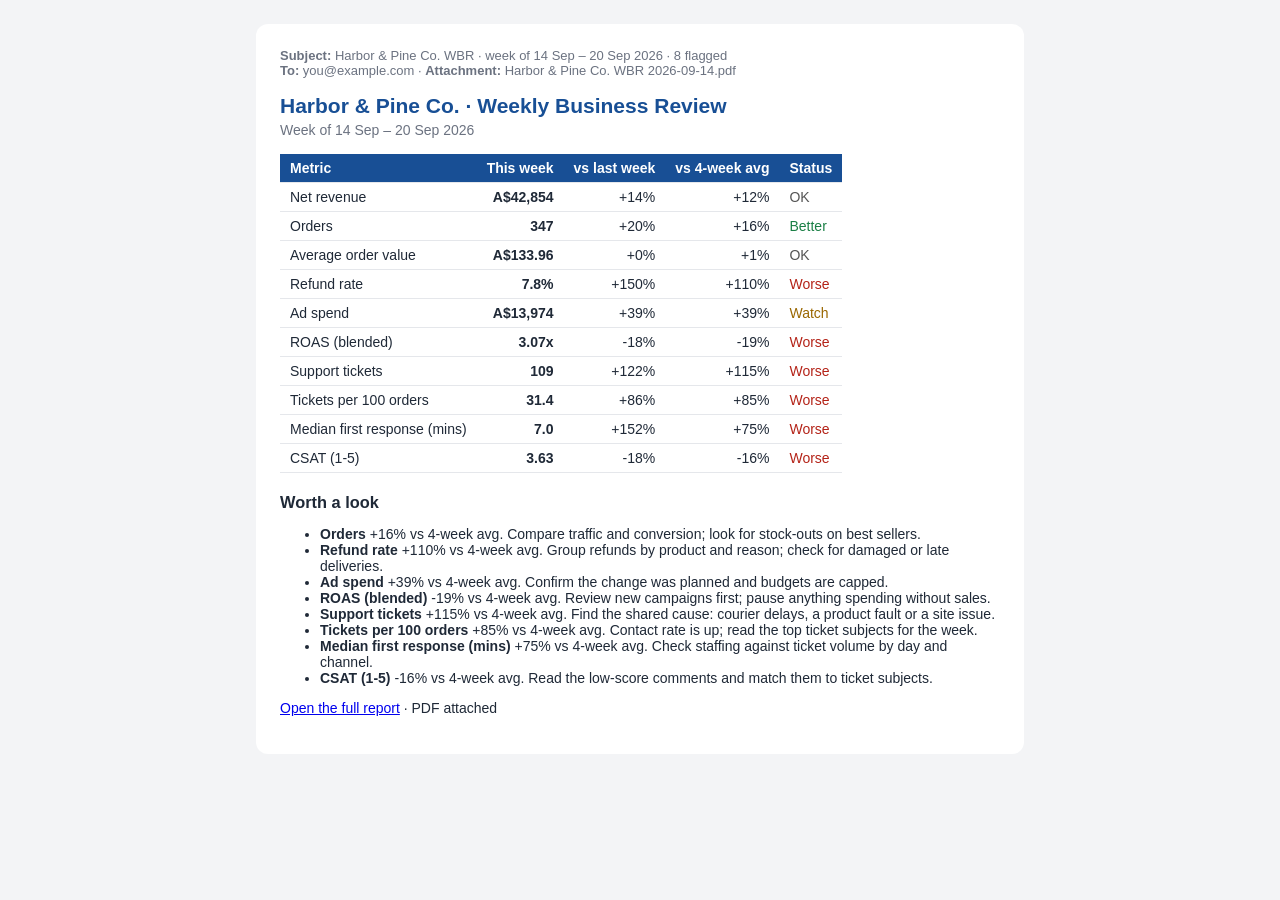
<file: samples/weekly-report-robot/example-email.html>
<!doctype html><html lang="en"><head><meta charset="utf-8"><title>Harbor & Pine Co. WBR · week of 14 Sep – 20 Sep 2026 · 8 flagged</title><meta name="viewport" content="width=device-width, initial-scale=1"></head><body style="margin:0;padding:24px;background:#f3f4f6"><div style="max-width:720px;margin:0 auto;background:#fff;padding:24px;border-radius:12px"><p style="font:13px Arial,sans-serif;color:#6b7280;margin:0 0 16px"><b>Subject:</b> Harbor & Pine Co. WBR · week of 14 Sep – 20 Sep 2026 · 8 flagged<br><b>To:</b> you@example.com · <b>Attachment:</b> Harbor & Pine Co. WBR 2026-09-14.pdf</p><div style="font-family:Arial,sans-serif;font-size:14px;color:#1f2937"><h2 style="color:#184f95;margin:0 0 4px">Harbor & Pine Co. · Weekly Business Review</h2><p style="margin:0 0 16px;color:#6b7280">Week of 14 Sep – 20 Sep 2026</p><table style="border-collapse:collapse"><tr style="background:#184f95;color:#fff"><th style="padding:6px 10px;border-bottom:1px solid #e5e7eb;text-align:left">Metric</th><th style="padding:6px 10px;border-bottom:1px solid #e5e7eb;">This week</th><th style="padding:6px 10px;border-bottom:1px solid #e5e7eb;">vs last week</th><th style="padding:6px 10px;border-bottom:1px solid #e5e7eb;">vs 4-week avg</th><th style="padding:6px 10px;border-bottom:1px solid #e5e7eb;">Status</th></tr><tr><td style="padding:6px 10px;border-bottom:1px solid #e5e7eb;">Net revenue</td><td style="padding:6px 10px;border-bottom:1px solid #e5e7eb;text-align:right"><b>A$42,854</b></td><td style="padding:6px 10px;border-bottom:1px solid #e5e7eb;text-align:right">+14%</td><td style="padding:6px 10px;border-bottom:1px solid #e5e7eb;text-align:right">+12%</td><td style="padding:6px 10px;border-bottom:1px solid #e5e7eb;color:#555555">OK</td></tr><tr><td style="padding:6px 10px;border-bottom:1px solid #e5e7eb;">Orders</td><td style="padding:6px 10px;border-bottom:1px solid #e5e7eb;text-align:right"><b>347</b></td><td style="padding:6px 10px;border-bottom:1px solid #e5e7eb;text-align:right">+20%</td><td style="padding:6px 10px;border-bottom:1px solid #e5e7eb;text-align:right">+16%</td><td style="padding:6px 10px;border-bottom:1px solid #e5e7eb;color:#1a7f45">Better</td></tr><tr><td style="padding:6px 10px;border-bottom:1px solid #e5e7eb;">Average order value</td><td style="padding:6px 10px;border-bottom:1px solid #e5e7eb;text-align:right"><b>A$133.96</b></td><td style="padding:6px 10px;border-bottom:1px solid #e5e7eb;text-align:right">+0%</td><td style="padding:6px 10px;border-bottom:1px solid #e5e7eb;text-align:right">+1%</td><td style="padding:6px 10px;border-bottom:1px solid #e5e7eb;color:#555555">OK</td></tr><tr><td style="padding:6px 10px;border-bottom:1px solid #e5e7eb;">Refund rate</td><td style="padding:6px 10px;border-bottom:1px solid #e5e7eb;text-align:right"><b>7.8%</b></td><td style="padding:6px 10px;border-bottom:1px solid #e5e7eb;text-align:right">+150%</td><td style="padding:6px 10px;border-bottom:1px solid #e5e7eb;text-align:right">+110%</td><td style="padding:6px 10px;border-bottom:1px solid #e5e7eb;color:#b42318">Worse</td></tr><tr><td style="padding:6px 10px;border-bottom:1px solid #e5e7eb;">Ad spend</td><td style="padding:6px 10px;border-bottom:1px solid #e5e7eb;text-align:right"><b>A$13,974</b></td><td style="padding:6px 10px;border-bottom:1px solid #e5e7eb;text-align:right">+39%</td><td style="padding:6px 10px;border-bottom:1px solid #e5e7eb;text-align:right">+39%</td><td style="padding:6px 10px;border-bottom:1px solid #e5e7eb;color:#9a6700">Watch</td></tr><tr><td style="padding:6px 10px;border-bottom:1px solid #e5e7eb;">ROAS (blended)</td><td style="padding:6px 10px;border-bottom:1px solid #e5e7eb;text-align:right"><b>3.07x</b></td><td style="padding:6px 10px;border-bottom:1px solid #e5e7eb;text-align:right">-18%</td><td style="padding:6px 10px;border-bottom:1px solid #e5e7eb;text-align:right">-19%</td><td style="padding:6px 10px;border-bottom:1px solid #e5e7eb;color:#b42318">Worse</td></tr><tr><td style="padding:6px 10px;border-bottom:1px solid #e5e7eb;">Support tickets</td><td style="padding:6px 10px;border-bottom:1px solid #e5e7eb;text-align:right"><b>109</b></td><td style="padding:6px 10px;border-bottom:1px solid #e5e7eb;text-align:right">+122%</td><td style="padding:6px 10px;border-bottom:1px solid #e5e7eb;text-align:right">+115%</td><td style="padding:6px 10px;border-bottom:1px solid #e5e7eb;color:#b42318">Worse</td></tr><tr><td style="padding:6px 10px;border-bottom:1px solid #e5e7eb;">Tickets per 100 orders</td><td style="padding:6px 10px;border-bottom:1px solid #e5e7eb;text-align:right"><b>31.4</b></td><td style="padding:6px 10px;border-bottom:1px solid #e5e7eb;text-align:right">+86%</td><td style="padding:6px 10px;border-bottom:1px solid #e5e7eb;text-align:right">+85%</td><td style="padding:6px 10px;border-bottom:1px solid #e5e7eb;color:#b42318">Worse</td></tr><tr><td style="padding:6px 10px;border-bottom:1px solid #e5e7eb;">Median first response (mins)</td><td style="padding:6px 10px;border-bottom:1px solid #e5e7eb;text-align:right"><b>7.0</b></td><td style="padding:6px 10px;border-bottom:1px solid #e5e7eb;text-align:right">+152%</td><td style="padding:6px 10px;border-bottom:1px solid #e5e7eb;text-align:right">+75%</td><td style="padding:6px 10px;border-bottom:1px solid #e5e7eb;color:#b42318">Worse</td></tr><tr><td style="padding:6px 10px;border-bottom:1px solid #e5e7eb;">CSAT (1-5)</td><td style="padding:6px 10px;border-bottom:1px solid #e5e7eb;text-align:right"><b>3.63</b></td><td style="padding:6px 10px;border-bottom:1px solid #e5e7eb;text-align:right">-18%</td><td style="padding:6px 10px;border-bottom:1px solid #e5e7eb;text-align:right">-16%</td><td style="padding:6px 10px;border-bottom:1px solid #e5e7eb;color:#b42318">Worse</td></tr></table><h3 style="margin:20px 0 4px">Worth a look</h3><ul><li><b>Orders</b> +16% vs 4-week avg. Compare traffic and conversion; look for stock-outs on best sellers.</li><li><b>Refund rate</b> +110% vs 4-week avg. Group refunds by product and reason; check for damaged or late deliveries.</li><li><b>Ad spend</b> +39% vs 4-week avg. Confirm the change was planned and budgets are capped.</li><li><b>ROAS (blended)</b> -19% vs 4-week avg. Review new campaigns first; pause anything spending without sales.</li><li><b>Support tickets</b> +115% vs 4-week avg. Find the shared cause: courier delays, a product fault or a site issue.</li><li><b>Tickets per 100 orders</b> +85% vs 4-week avg. Contact rate is up; read the top ticket subjects for the week.</li><li><b>Median first response (mins)</b> +75% vs 4-week avg. Check staffing against ticket volume by day and channel.</li><li><b>CSAT (1-5)</b> -16% vs 4-week avg. Read the low-score comments and match them to ticket subjects.</li></ul><p><a href="https://docs.google.com/spreadsheets/d/SAMPLE_SPREADSHEET_ID/edit">Open the full report</a> · PDF attached</p></div></div></body></html>
</file>
<file: styles.css>
:root {
  color-scheme: light;
  --surface: #fcfcfb;
  --surface-raised: #ffffff;
  --border: #e7e6e2;
  --grid: #ecebe7;
  --text-primary: #0b0b0b;
  --text-secondary: #52514e;
  --text-muted: #75746f;
  --accent: #256abf;
  --accent-text: #1c5cab;
  --accent-soft: rgb(42 120 214 / 0.08);
  --series-1: #2a78d6;
  --glow: rgb(42 120 214 / 0.12);
  --dots: rgb(11 11 11 / 0.06);
  --shadow: 0 1px 2px rgb(0 0 0 / 0.04), 0 8px 24px rgb(0 0 0 / 0.06);
  --radius: 18px;
  --ease: cubic-bezier(0.2, 0.7, 0.2, 1);
}

@media (prefers-color-scheme: dark) {
  :root {
    color-scheme: dark;
    --surface: #0e1420;
    --surface-raised: #151d2b;
    --border: #243044;
    --grid: #1e2838;
    --text-primary: #f3f5f8;
    --text-secondary: #b4bccb;
    --text-muted: #8390a5;
    --accent: #256abf;
    --accent-text: #6da7ec;
    --accent-soft: rgb(57 135 229 / 0.12);
    --series-1: #3987e5;
    --glow: rgb(57 135 229 / 0.22);
    --dots: rgb(255 255 255 / 0.06);
    --shadow: 0 1px 2px rgb(0 0 0 / 0.3), 0 12px 32px rgb(0 0 0 / 0.35);
  }
}

* {
  box-sizing: border-box;
}

html {
  scroll-behavior: smooth;
  scroll-padding-top: 80px;
}

body {
  margin: 0;
  font-family: "Inter", system-ui, -apple-system, sans-serif;
  font-size: 16px;
  line-height: 1.6;
  color: var(--text-primary);
  background: var(--surface);
  -webkit-font-smoothing: antialiased;
  overflow-x: hidden;
}

body::before {
  content: "";
  position: absolute;
  inset: 0 0 auto;
  height: 1000px;
  z-index: -1;
  pointer-events: none;
  background:
    radial-gradient(ellipse 70% 60% at 50% 0%, var(--glow), transparent 70%),
    radial-gradient(circle, var(--dots) 1px, transparent 1px) 0 0 / 24px 24px;
  mask-image: linear-gradient(to bottom, #000 30%, transparent);
  -webkit-mask-image: linear-gradient(to bottom, #000 30%, transparent);
  transform: translateY(calc(var(--scroll, 0) * 0.3px));
}

a {
  color: var(--accent-text);
}

h1, h2, h3, h4 {
  line-height: 1.2;
  margin: 0;
}

.container {
  max-width: 1040px;
  margin: 0 auto;
  padding: 0 24px;
}

/* Reveal on scroll */

.js [data-reveal] {
  opacity: 0;
  transform: translateY(28px);
  transition: opacity 0.7s var(--ease), transform 0.7s var(--ease);
  transition-delay: var(--delay, 0ms);
}

.js [data-reveal].is-visible {
  opacity: 1;
  transform: none;
}

/* Header */

.site-header {
  position: sticky;
  top: 0;
  z-index: 20;
  border-bottom: 1px solid transparent;
  transition: background 0.3s, border-color 0.3s, box-shadow 0.3s;
}

.site-header.scrolled {
  background: color-mix(in srgb, var(--surface) 80%, transparent);
  backdrop-filter: blur(12px) saturate(1.4);
  -webkit-backdrop-filter: blur(12px) saturate(1.4);
  border-bottom-color: var(--border);
}

.scroll-progress {
  position: absolute;
  left: 0;
  bottom: -1px;
  height: 2px;
  width: 100%;
  background: var(--series-1);
  transform-origin: left;
  transform: scaleX(var(--progress, 0));
}

.header-inner {
  display: flex;
  align-items: center;
  gap: 24px;
  height: 64px;
}

.logo {
  font-weight: 700;
  color: var(--text-primary);
  text-decoration: none;
  letter-spacing: -0.01em;
}

.nav {
  position: relative;
  display: flex;
  gap: 4px;
  margin-left: auto;
}

.nav a {
  position: relative;
  z-index: 1;
  padding: 6px 14px;
  color: var(--text-secondary);
  text-decoration: none;
  font-size: 15px;
  transition: color 0.2s;
}

.nav a:hover,
.nav a.active {
  color: var(--text-primary);
}

.nav-indicator {
  position: absolute;
  top: 50%;
  left: 0;
  height: 34px;
  width: 0;
  border: 1px solid var(--border);
  border-radius: 999px;
  background: var(--surface-raised);
  opacity: 0;
  transform: translate(var(--x, 0), -50%);
  transition: transform 0.45s var(--ease), width 0.45s var(--ease), opacity 0.3s;
}

.menu-toggle {
  display: none;
  flex-direction: column;
  justify-content: center;
  gap: 6px;
  width: 40px;
  height: 40px;
  padding: 0 10px;
  border: 1px solid var(--border);
  border-radius: 10px;
  background: var(--surface-raised);
  cursor: pointer;
}

.menu-toggle span {
  display: block;
  height: 2px;
  border-radius: 1px;
  background: var(--text-primary);
  transition: transform 0.3s var(--ease);
}

.menu-toggle[aria-expanded="true"] span:first-child {
  transform: translateY(4px) rotate(45deg);
}

.menu-toggle[aria-expanded="true"] span:last-child {
  transform: translateY(-4px) rotate(-45deg);
}

/* Buttons */

.button {
  display: inline-flex;
  align-items: center;
  padding: 11px 20px;
  border-radius: 10px;
  border: 1px solid var(--accent);
  background: var(--accent);
  color: #ffffff;
  font-weight: 500;
  font-size: 15px;
  text-decoration: none;
  transition: transform 0.2s var(--ease), box-shadow 0.2s, filter 0.2s;
}

.button:hover {
  transform: translateY(-2px);
  box-shadow: 0 8px 20px rgb(37 106 191 / 0.3);
  filter: brightness(1.08);
}

.button-secondary {
  background: var(--surface-raised);
  color: var(--text-primary);
  border-color: var(--border);
}

.button-secondary:hover {
  box-shadow: var(--shadow);
  filter: none;
}

.button-small {
  padding: 7px 16px;
  font-size: 14px;
}

/* Cards with a cursor-following highlight */

.card {
  position: relative;
  border: 1px solid var(--border);
  border-radius: var(--radius);
  background: var(--surface-raised);
  overflow: hidden;
  transition: border-color 0.3s, box-shadow 0.3s;
}

.card::before {
  content: "";
  position: absolute;
  inset: 0;
  pointer-events: none;
  background: radial-gradient(420px circle at var(--mx, 50%) var(--my, 0%), var(--accent-soft), transparent 60%);
  opacity: 0;
  transition: opacity 0.3s;
}

.card:hover {
  border-color: color-mix(in srgb, var(--series-1) 35%, var(--border));
  box-shadow: var(--shadow);
}

.card:hover::before {
  opacity: 1;
}

/* Hero */

.hero {
  padding-top: 32px;
}

.eyebrow {
  margin: 0 0 14px;
  font-size: 13px;
  font-weight: 600;
  letter-spacing: 0.08em;
  text-transform: uppercase;
  color: var(--accent-text);
}

h1 {
  font-size: clamp(40px, 5.4vw, 60px);
  font-weight: 700;
  letter-spacing: -0.035em;
}

.lead {
  max-width: 560px;
  margin: 16px 0 28px;
  font-size: 18px;
  color: var(--text-secondary);
}

.hero-actions {
  display: flex;
  flex-wrap: wrap;
  gap: 12px;
}

/* Hero bento */

.bento {
  display: grid;
  grid-template-columns: repeat(5, minmax(0, 1fr));
  grid-template-areas:
    "intro intro intro ask ask"
    "years chart chart ask ask"
    "ftes ai book book book";
  gap: 14px;
}

.tile {
  border-radius: 22px;
  padding: 24px;
}

:where(.tile) p {
  margin: 0;
}

.tile-intro {
  grid-area: intro;
  padding: 32px;
  background:
    radial-gradient(ellipse 70% 90% at 0% 0%, var(--glow), transparent 70%),
    var(--surface-raised);
}

.intro-top {
  display: flex;
  align-items: center;
  gap: 16px;
  margin-bottom: 20px;
}

.intro-top .eyebrow {
  margin: 0;
}

.photo,
.ask-avatar {
  position: relative;
  display: grid;
  place-items: center;
  flex: none;
  overflow: hidden;
  background: linear-gradient(135deg, var(--series-1), #4a3aa7);
  color: #ffffff;
  font-weight: 700;
}

.photo {
  width: 76px;
  height: 76px;
  border-radius: 20px;
  font-size: 24px;
  letter-spacing: -0.02em;
  box-shadow: 0 0 0 4px var(--surface-raised), 0 0 0 5px var(--border);
}

.photo img,
.ask-avatar img {
  position: absolute;
  inset: 0;
  width: 100%;
  height: 100%;
  object-fit: cover;
}

.tile-ask {
  grid-area: ask;
  padding: 0;
}

.tile-years {
  grid-area: years;
}

.tile-ftes {
  grid-area: ftes;
}

.tile-ai {
  grid-area: ai;
}

.tile-stat {
  display: flex;
  flex-direction: column;
  min-height: 168px;
}

.tile-label {
  margin-bottom: auto;
  font-size: 13px;
  font-weight: 500;
  color: var(--text-secondary);
}

.tile-value {
  margin: 16px 0 6px;
  font-size: 44px;
  font-weight: 700;
  line-height: 1;
  letter-spacing: -0.03em;
}

.tile-note {
  font-size: 13px;
  color: var(--text-muted);
}

.tile-chart {
  grid-area: chart;
  display: flex;
  flex-direction: column;
  padding-bottom: 64px;
  color: inherit;
  text-decoration: none;
}

.tile-chart .tile-label,
.tile-chart .tile-value,
.tile-chart .tile-note {
  position: relative;
  z-index: 1;
}

.tile-chart .tile-label {
  margin-bottom: 0;
}

.tile-chart .tile-value {
  margin-top: 10px;
}

.tile-chart::after {
  content: "↗";
  position: absolute;
  top: 20px;
  right: 22px;
  color: var(--text-muted);
  transition: transform 0.3s var(--ease), color 0.3s;
}

.tile-chart:hover::after {
  transform: translate(2px, -2px);
  color: var(--accent-text);
}

.spark {
  position: absolute;
  left: 0;
  bottom: 0;
  width: 100%;
  height: 50%;
}

.tile-book {
  grid-area: book;
  display: flex;
  flex-direction: column;
  justify-content: space-between;
  gap: 20px;
  border-color: transparent;
  background:
    radial-gradient(ellipse 60% 120% at 100% 0%, rgb(255 255 255 / 0.18), transparent 60%),
    linear-gradient(135deg, #2a78d6, #184f95 70%);
  color: #ffffff;
}

.status {
  display: inline-flex;
  align-items: center;
  gap: 8px;
  align-self: flex-start;
  padding: 5px 12px 5px 10px;
  border-radius: 999px;
  background: rgb(255 255 255 / 0.14);
  font-size: 13px;
  font-weight: 500;
}

.status-dot {
  width: 8px;
  height: 8px;
  border-radius: 50%;
  background: #6ee7a0;
  box-shadow: 0 0 0 0 rgb(110 231 160 / 0.6);
  animation: pulse 2s infinite;
}

@keyframes pulse {
  70% {
    box-shadow: 0 0 0 8px rgb(110 231 160 / 0);
  }
  100% {
    box-shadow: 0 0 0 0 rgb(110 231 160 / 0);
  }
}

.book-title {
  max-width: 380px;
  font-size: 24px;
  font-weight: 600;
  line-height: 1.25;
  letter-spacing: -0.02em;
}

.book-hours {
  margin-top: 6px;
  font-size: 14px;
  color: rgb(255 255 255 / 0.8);
}

.book-row {
  display: flex;
  flex-wrap: wrap;
  align-items: center;
  gap: 12px 20px;
}

.button-light {
  background: #ffffff;
  border-color: #ffffff;
  color: #184f95;
}

.button-light:hover {
  box-shadow: 0 8px 20px rgb(0 0 0 / 0.2);
}

.local-time {
  font-size: 14px;
  color: rgb(255 255 255 / 0.8);
  font-variant-numeric: tabular-nums;
}

/* Ask about Jas */

.ask {
  display: none;
  flex-direction: column;
}

.js .ask {
  display: flex;
}

.ask-head {
  display: flex;
  align-items: center;
  gap: 12px;
  padding: 14px 18px;
  border-bottom: 1px solid var(--border);
}

.ask-avatar {
  width: 36px;
  height: 36px;
  border-radius: 50%;
  font-size: 14px;
}

.ask-title,
.ask-subtitle {
  margin: 0;
  line-height: 1.3;
}

.ask-title {
  font-weight: 600;
  font-size: 15px;
}

.ask-subtitle {
  font-size: 13px;
  color: var(--text-muted);
}

.ask-reset {
  margin-left: auto;
  padding: 4px 10px;
  border: 0;
  border-radius: 8px;
  background: none;
  font: inherit;
  font-size: 13px;
  color: var(--text-secondary);
  cursor: pointer;
}

.ask-reset:hover {
  color: var(--text-primary);
  background: var(--accent-soft);
}

.ask-log {
  display: flex;
  flex-direction: column;
  gap: 10px;
  flex: 1 1 0;
  min-height: 240px;
  padding: 18px;
  overflow-y: auto;
  overscroll-behavior: contain;
  scrollbar-width: thin;
}

.bubble {
  max-width: 90%;
  padding: 10px 14px;
  border-radius: 14px;
  font-size: 14px;
  line-height: 1.55;
  animation: bubble-in 0.35s var(--ease);
}

.bubble p {
  margin: 0;
}

.bubble p + p {
  margin-top: 8px;
}

.bubble-bot {
  align-self: flex-start;
  border: 1px solid var(--border);
  border-bottom-left-radius: 4px;
  background: var(--surface);
}

.bubble-bot a {
  font-weight: 500;
}

.bubble-user {
  align-self: flex-end;
  border-bottom-right-radius: 4px;
  background: var(--accent);
  color: #ffffff;
}

.bubble.typing {
  display: flex;
  gap: 4px;
  padding: 14px 16px;
}

.typing span {
  width: 6px;
  height: 6px;
  border-radius: 50%;
  background: var(--text-muted);
  animation: typing 1s infinite;
}

.typing span:nth-child(2) {
  animation-delay: 0.15s;
}

.typing span:nth-child(3) {
  animation-delay: 0.3s;
}

@keyframes bubble-in {
  from {
    opacity: 0;
    transform: translateY(6px);
  }
}

@keyframes typing {
  0%, 60%, 100% {
    opacity: 0.3;
    transform: none;
  }
  30% {
    opacity: 1;
    transform: translateY(-3px);
  }
}

.ask-chips {
  display: flex;
  flex-direction: column;
  gap: 8px;
  padding: 14px 18px 18px;
  border-top: 1px solid var(--border);
}

.chip {
  padding: 9px 14px;
  border: 1px solid var(--border);
  border-radius: 10px;
  background: var(--surface-raised);
  font: inherit;
  font-size: 14px;
  line-height: 1.4;
  color: var(--text-primary);
  text-align: left;
  cursor: pointer;
  transition: border-color 0.2s, background 0.2s, color 0.2s;
}

.chip:hover:not([aria-disabled="true"]) {
  border-color: var(--series-1);
  background: var(--accent-soft);
}

.chip[aria-disabled="true"] {
  color: var(--text-muted);
  cursor: default;
}

.chip[aria-disabled="true"]::before {
  content: "✓ ";
}

.ask-chips.busy .chip {
  cursor: progress;
}

.sr-only {
  position: absolute;
  width: 1px;
  height: 1px;
  overflow: hidden;
  clip-path: inset(50%);
  white-space: nowrap;
}

/* Sections */

.section {
  padding-top: 112px;
}

h2 {
  font-size: clamp(30px, 4vw, 40px);
  font-weight: 700;
  letter-spacing: -0.025em;
  margin-bottom: 20px;
}

h3 {
  font-size: 18px;
  font-weight: 600;
}

h4 {
  font-size: 15px;
  font-weight: 600;
}

.prose p,
.section-intro {
  max-width: 660px;
  color: var(--text-secondary);
  margin: 0 0 16px;
}

.section-intro {
  margin-bottom: 36px;
}

/* Samples */

.sample-grid {
  display: grid;
  grid-template-columns: repeat(2, minmax(0, 1fr));
  gap: 14px;
}

.sample-card {
  display: flex;
  flex-direction: column;
  padding: 28px;
  border-radius: 22px;
}

.sample-card p {
  margin: 8px 0 0;
  color: var(--text-secondary);
}

.sample-card .sample-thumb {
  height: 160px;
  margin: -28px -28px 22px;
}

.sample-card .sample-kind {
  margin: 0 0 8px;
  font-size: 14px;
  color: var(--text-muted);
}

.sample-links {
  display: flex;
  flex-wrap: wrap;
  gap: 10px;
  margin-top: auto;
  padding-top: 20px;
}

.more-link {
  display: inline-block;
  margin-top: 20px;
  font-weight: 500;
  text-decoration: none;
}

.more-link:hover {
  text-decoration: underline;
}

/* Skills */

.skill-grid {
  display: grid;
  grid-template-columns: repeat(3, minmax(0, 1fr));
  gap: 14px;
  margin-top: 36px;
}

.skill-card {
  padding: 28px;
  border-radius: 22px;
}

.skill-wide {
  grid-column: span 2;
  background:
    radial-gradient(ellipse 60% 100% at 100% 0%, var(--glow), transparent 70%),
    var(--surface-raised);
}

.skill-icon {
  width: 40px;
  height: 40px;
  padding: 8px;
  margin-bottom: 16px;
  border-radius: 10px;
  background: var(--accent-soft);
  fill: none;
  stroke: var(--accent-text);
  stroke-width: 2;
  stroke-linecap: round;
  stroke-linejoin: round;
}

.tags {
  display: flex;
  flex-wrap: wrap;
  gap: 8px;
  margin: 14px 0 0;
  padding: 0;
  list-style: none;
}

.tags li {
  padding: 4px 12px;
  border: 1px solid var(--border);
  border-radius: 999px;
  font-size: 13px;
  color: var(--text-secondary);
  background: var(--surface);
}

/* Projects */

.project {
  padding: 36px;
  margin-bottom: 24px;
}

.project-cover,
.sample-thumb {
  overflow: hidden;
}

.project-cover {
  height: 220px;
  margin: -36px -36px 28px;
}

.project-cover img,
.sample-thumb img {
  display: block;
  width: 100%;
  height: 100%;
  object-fit: cover;
  transition: transform 0.8s var(--ease);
}

.card:hover .project-cover img,
.card:hover .sample-thumb img {
  transform: scale(1.04);
}

.project-header {
  display: flex;
  justify-content: space-between;
  gap: 24px;
}

.project-meta {
  margin: 0 0 8px;
  font-size: 14px;
  color: var(--text-muted);
}

.project-title {
  font-size: clamp(24px, 3vw, 30px);
  letter-spacing: -0.02em;
}

.project-subtitle {
  margin: 6px 0 0;
  color: var(--text-secondary);
}

.project-index {
  font-size: 56px;
  font-weight: 700;
  line-height: 1;
  letter-spacing: -0.04em;
  color: transparent;
  -webkit-text-stroke: 1px var(--border);
}

.project-summary {
  max-width: 720px;
  margin: 20px 0 28px;
  color: var(--text-secondary);
}

.pillars {
  display: grid;
  grid-template-columns: repeat(3, 1fr);
  gap: 24px;
  margin: 28px 0 0;
  padding: 24px 0 0;
  list-style: none;
  border-top: 1px solid var(--border);
}

.pillars p {
  margin: 6px 0 0;
  font-size: 14px;
  color: var(--text-secondary);
}

.project .tags {
  margin-top: 24px;
}

.project-links {
  display: flex;
  flex-wrap: wrap;
  gap: 12px;
  margin-top: 28px;
}

/* Flip cards */

.flip-grid {
  display: grid;
  grid-template-columns: repeat(3, 1fr);
  gap: 12px;
}

.flip {
  height: 168px;
  padding: 0;
  border: 0;
  background: none;
  font: inherit;
  color: inherit;
  text-align: left;
  cursor: pointer;
  perspective: 1000px;
}

.flip-inner {
  position: relative;
  display: block;
  height: 100%;
  transform-style: preserve-3d;
  transition: transform 0.7s var(--ease);
}

.flip[aria-pressed="true"] .flip-inner,
.flip:focus-visible .flip-inner {
  transform: rotateY(180deg);
}

@media (hover: hover) {
  .flip:hover .flip-inner {
    transform: rotateY(180deg);
  }
}

.flip-front,
.flip-back {
  position: absolute;
  inset: 0;
  display: flex;
  flex-direction: column;
  padding: 20px;
  border: 1px solid var(--border);
  border-radius: 12px;
  backface-visibility: hidden;
  -webkit-backface-visibility: hidden;
}

.flip-front {
  justify-content: flex-end;
  background: var(--surface);
}

.flip-front::after {
  content: "↻";
  position: absolute;
  top: 14px;
  right: 16px;
  font-size: 15px;
  color: var(--text-muted);
}

.flip-back {
  justify-content: center;
  transform: rotateY(180deg);
  background: var(--accent);
  border-color: var(--accent);
  color: #ffffff;
  font-size: 14px;
  line-height: 1.5;
}

.metric {
  font-size: 34px;
  font-weight: 700;
  letter-spacing: -0.03em;
  line-height: 1.1;
}

.metric-label {
  margin-top: 6px;
  font-size: 14px;
  color: var(--text-secondary);
}

/* Chart */

.chart-card {
  margin: 0;
  padding: 24px;
  border: 1px solid var(--border);
  border-radius: 12px;
  background: var(--surface-raised);
}

.chart-card figcaption {
  display: flex;
  flex-direction: column;
  margin-bottom: 16px;
}

.chart-title {
  font-weight: 600;
}

.chart-subtitle {
  font-size: 14px;
  color: var(--text-secondary);
}

.chart {
  position: relative;
  height: 280px;
}

.chart svg {
  display: block;
  overflow: visible;
}

.chart svg:focus-visible {
  outline: 2px solid var(--accent-text);
  outline-offset: 4px;
  border-radius: 4px;
}

.axis-label {
  font-size: 12px;
  fill: var(--text-muted);
  font-variant-numeric: tabular-nums;
}

.end-label {
  font-size: 13px;
  font-weight: 600;
  fill: var(--text-primary);
}

.chart-tooltip {
  position: absolute;
  top: 0;
  pointer-events: none;
  padding: 8px 12px;
  border: 1px solid var(--border);
  border-radius: 8px;
  background: var(--surface-raised);
  box-shadow: var(--shadow);
  font-size: 13px;
  white-space: nowrap;
  opacity: 0;
  transition: opacity 0.1s;
}

.chart-tooltip.visible {
  opacity: 1;
}

.tooltip-month {
  color: var(--text-secondary);
}

.tooltip-value {
  display: flex;
  align-items: center;
  gap: 6px;
  font-weight: 600;
}

.tooltip-key {
  width: 12px;
  height: 2px;
  border-radius: 1px;
  background: var(--series-1);
}

.chart-table {
  margin-top: 12px;
  font-size: 14px;
}

.chart-table summary {
  cursor: pointer;
  color: var(--text-secondary);
}

.chart-table table {
  margin-top: 12px;
  border-collapse: collapse;
  font-variant-numeric: tabular-nums;
}

.chart-table th,
.chart-table td {
  padding: 4px 24px 4px 0;
  text-align: left;
  border-bottom: 1px solid var(--grid);
}

.chart-table td:last-child {
  text-align: right;
}

/* Experience: side-scrolling timeline */

.timeline-head {
  display: flex;
  flex-wrap: wrap;
  align-items: flex-end;
  justify-content: space-between;
  gap: 16px 24px;
}

.timeline-head h2 {
  margin-bottom: 8px;
}

.timeline-hint {
  margin: 0;
  color: var(--text-secondary);
}

.timeline-controls {
  display: flex;
  align-items: center;
  gap: 8px;
}

.timeline-count {
  margin-right: 8px;
  font-size: 14px;
  color: var(--text-muted);
  font-variant-numeric: tabular-nums;
}

.timeline-arrow {
  width: 44px;
  height: 44px;
  border: 1px solid var(--border);
  border-radius: 50%;
  background: var(--surface-raised);
  color: var(--text-primary);
  font: inherit;
  font-size: 18px;
  cursor: pointer;
  transition: transform 0.2s var(--ease), border-color 0.2s, color 0.2s, box-shadow 0.2s, opacity 0.2s;
}

.timeline-arrow:hover:not(:disabled) {
  transform: translateY(-2px);
  border-color: var(--series-1);
  color: var(--accent-text);
  box-shadow: var(--shadow);
}

.timeline-arrow:disabled {
  opacity: 0.35;
  cursor: default;
}

/* Bleeds to the screen edges; the first card still lines up with the page content. */
.timeline {
  --edge: max(24px, calc(50vw - 496px));
  display: flex;
  gap: 20px;
  margin: 24px calc(50% - 50vw) 0;
  padding: 16px var(--edge) 32px;
  list-style: none;
  overflow-x: auto;
  scroll-snap-type: x mandatory;
  scroll-padding-inline: var(--edge);
  overscroll-behavior-x: contain;
  scrollbar-width: none;
  cursor: grab;
}

.timeline::-webkit-scrollbar {
  display: none;
}

.timeline:focus-visible {
  outline: 2px solid var(--accent-text);
  outline-offset: -2px;
}

.timeline.dragging {
  cursor: grabbing;
  scroll-snap-type: none;
  user-select: none;
}

.timeline > li {
  position: relative;
  display: flex;
  flex: 0 0 min(340px, 82vw);
  padding-top: 32px;
  scroll-snap-align: start;
}

.timeline > li::before {
  content: "";
  position: absolute;
  top: 0;
  left: 0;
  z-index: 1;
  width: 12px;
  height: 12px;
  border: 2px solid var(--border);
  border-radius: 50%;
  background: var(--surface);
  transition: background 0.4s, border-color 0.4s, box-shadow 0.4s;
}

.timeline > li::after {
  content: "";
  position: absolute;
  top: 5px;
  left: 12px;
  width: calc(100% + 8px);
  height: 2px;
  background: var(--border);
  transition: background 0.4s;
}

.timeline > li:last-child::after {
  display: none;
}

.timeline > li.reached::before {
  border-color: var(--series-1);
  background: var(--series-1);
  box-shadow: 0 0 0 4px var(--accent-soft);
}

.timeline > li.reached:has(+ li.reached)::after {
  background: var(--series-1);
}

.role-card {
  flex: 1;
  display: flex;
  flex-direction: column;
  padding: 24px;
  transition: transform 0.4s var(--ease), border-color 0.3s, box-shadow 0.3s;
}

.timeline > li.current .role-card {
  transform: translateY(-6px);
  border-color: color-mix(in srgb, var(--series-1) 45%, var(--border));
  box-shadow: var(--shadow);
}

.role-year {
  margin: 0 0 14px;
  font-size: 56px;
  font-weight: 700;
  line-height: 1;
  letter-spacing: -0.04em;
  color: transparent;
  -webkit-text-stroke: 1px var(--border);
  transition: -webkit-text-stroke-color 0.4s;
}

.timeline > li.current .role-year {
  -webkit-text-stroke-color: var(--series-1);
}

.dates {
  font-size: 14px;
  color: var(--text-muted);
  font-variant-numeric: tabular-nums;
}

.role-card h3 {
  margin-top: 4px;
}

.company {
  margin: 4px 0 12px;
  color: var(--text-secondary);
  font-weight: 500;
}

.timeline ul {
  margin: 0;
  padding-left: 18px;
  color: var(--text-secondary);
  font-size: 15px;
}

.timeline ul li + li {
  margin-top: 6px;
}

/* About */

.about-grid {
  display: grid;
  grid-template-columns: minmax(0, 1.1fr) minmax(0, 1fr);
  gap: 56px;
  align-items: center;
}

.about-photos {
  position: relative;
  aspect-ratio: 5 / 4;
}

.about-photo {
  position: absolute;
  width: 70%;
  margin: 0;
  border: 1px solid var(--border);
  border-radius: 18px;
  overflow: hidden;
  box-shadow: var(--shadow);
  transition: transform 0.6s var(--ease);
}

.about-photo img {
  display: block;
  width: 100%;
  aspect-ratio: 4 / 3;
  object-fit: cover;
}

.about-then {
  top: 0;
  left: 0;
  transform: rotate(-3deg);
}

.about-now {
  right: 0;
  bottom: 0;
  transform: rotate(2deg);
}

.about-photos:hover .about-photo {
  transform: none;
}

.about-photo figcaption {
  position: absolute;
  left: 12px;
  bottom: 12px;
  padding: 3px 10px;
  border-radius: 999px;
  background: rgb(0 0 0 / 0.6);
  color: #ffffff;
  font-size: 13px;
  font-weight: 500;
}

/* Contact & footer */

.contact {
  padding-bottom: 112px;
}

.contact-card {
  padding: 72px 56px;
  text-align: center;
  color: #ffffff;
  border-color: transparent;
  background:
    linear-gradient(rgb(8 14 26 / 0.72), rgb(8 14 26 / 0.88)),
    url("images/contact-makati.jpg") center / cover;
}

.contact-card .eyebrow {
  color: #9cc3f5;
}

.contact-card .section-intro {
  color: rgb(255 255 255 / 0.8);
}

.contact-card .button-secondary {
  background: rgb(255 255 255 / 0.1);
  border-color: rgb(255 255 255 / 0.28);
  color: #ffffff;
  backdrop-filter: blur(6px);
}

.contact-card .section-intro {
  margin: 0 auto 28px;
}

.contact-card .hero-actions {
  justify-content: center;
}

.site-footer {
  padding: 24px 0;
  border-top: 1px solid var(--border);
  font-size: 14px;
  color: var(--text-muted);
}

.footer-inner {
  display: flex;
  flex-wrap: wrap;
  justify-content: space-between;
  gap: 8px 24px;
}

.site-footer a {
  color: var(--text-secondary);
}

/* Responsive */

@media (max-width: 960px) {
  .nav a {
    padding: 6px 10px;
    font-size: 14px;
  }

  .bento {
    grid-template-columns: repeat(2, minmax(0, 1fr));
    grid-template-areas:
      "intro intro"
      "ask ask"
      "years chart"
      "ftes ai"
      "book book";
  }

  .ask-log {
    flex: none;
    height: 280px;
  }
}

@media (max-width: 900px) {
  .flip-grid {
    grid-template-columns: repeat(2, 1fr);
  }
}

@media (max-width: 760px) {
  .sample-grid {
    grid-template-columns: 1fr;
  }

  .about-grid {
    grid-template-columns: 1fr;
    gap: 32px;
  }

  .about-photos {
    max-width: 480px;
  }

  .menu-toggle {
    display: flex;
  }

  .header-cv {
    margin-left: auto;
  }

  .nav {
    position: absolute;
    top: 64px;
    left: 0;
    right: 0;
    flex-direction: column;
    gap: 0;
    margin: 0;
    padding: 8px 16px 16px;
    background: var(--surface);
    border-bottom: 1px solid var(--border);
    opacity: 0;
    visibility: hidden;
    transform: translateY(-8px);
    transition: opacity 0.25s, transform 0.25s var(--ease), visibility 0.25s;
  }

  .nav.open {
    opacity: 1;
    visibility: visible;
    transform: none;
  }

  .nav a {
    padding: 12px 8px;
    font-size: 17px;
  }

  .nav-indicator {
    display: none;
  }

  .nav a.active {
    color: var(--accent-text);
  }

  .hero {
    padding-top: 20px;
  }

  .section {
    padding-top: 80px;
  }

  .skill-grid,
  .pillars {
    grid-template-columns: 1fr;
  }

  .skill-wide {
    grid-column: auto;
  }

  .project,
  .contact-card {
    padding: 24px;
  }

  .project-cover {
    height: 170px;
    margin: -24px -24px 24px;
  }

  .project-index {
    font-size: 40px;
  }

  .chart-card {
    padding: 16px;
  }
}

@media (max-width: 480px) {
  .flip-grid {
    grid-template-columns: 1fr;
  }

  .bento {
    grid-template-areas:
      "intro intro"
      "ask ask"
      "chart chart"
      "years ftes"
      "ai ai"
      "book book";
  }

  .tile,
  .tile-intro {
    padding: 20px;
  }

  .tile-ask {
    padding: 0;
  }

  .tile-stat {
    min-height: 150px;
  }

  .tile-value {
    font-size: 36px;
  }

  .photo {
    width: 60px;
    height: 60px;
    border-radius: 16px;
  }

  .book-title {
    font-size: 20px;
  }
}

@media (prefers-reduced-motion: reduce) {
  html {
    scroll-behavior: auto;
  }

  .js [data-reveal] {
    opacity: 1;
    transform: none;
    transition: none;
  }

  .flip-inner,
  .nav-indicator,
  .button,
  .role-card,
  .project-cover img,
  .sample-thumb img,
  .about-photo {
    transition: none;
  }

  .bubble,
  .typing span,
  .status-dot {
    animation: none;
  }

  body::before {
    transform: none;
  }
}
</file>
